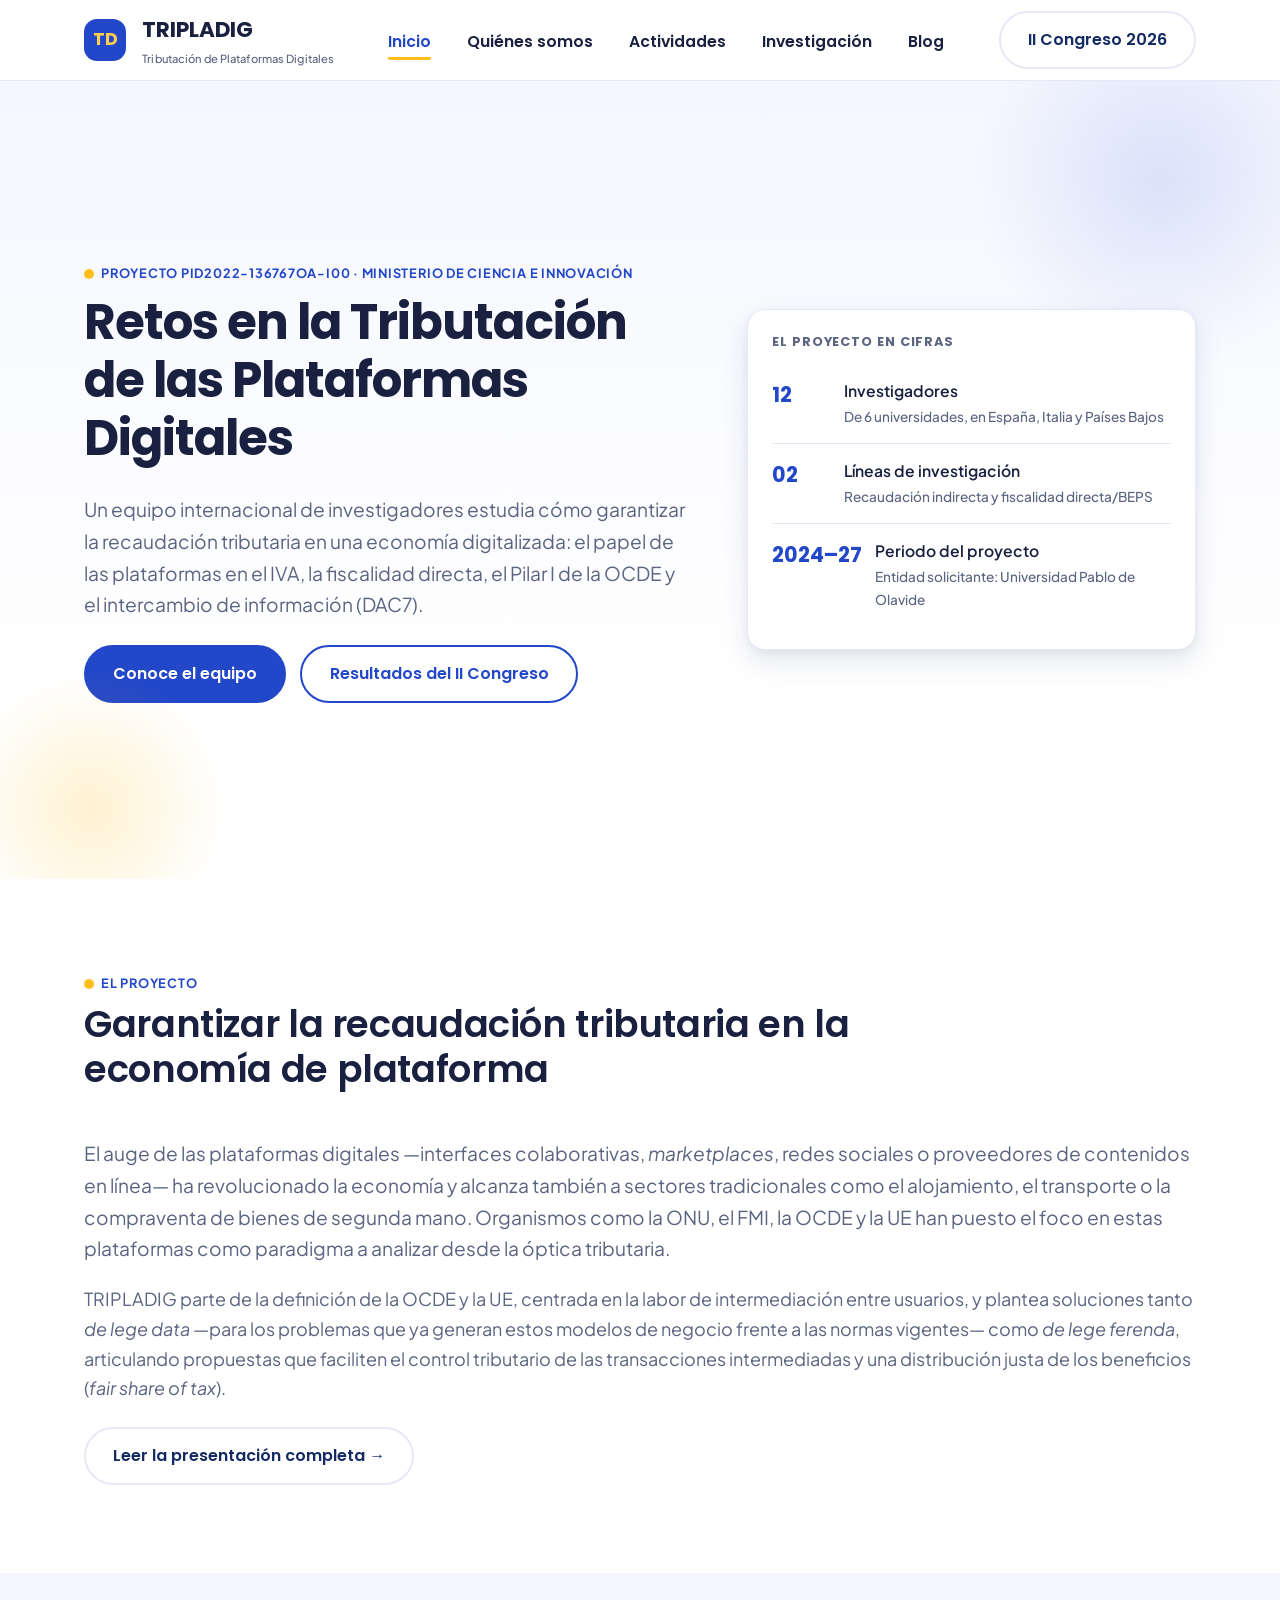
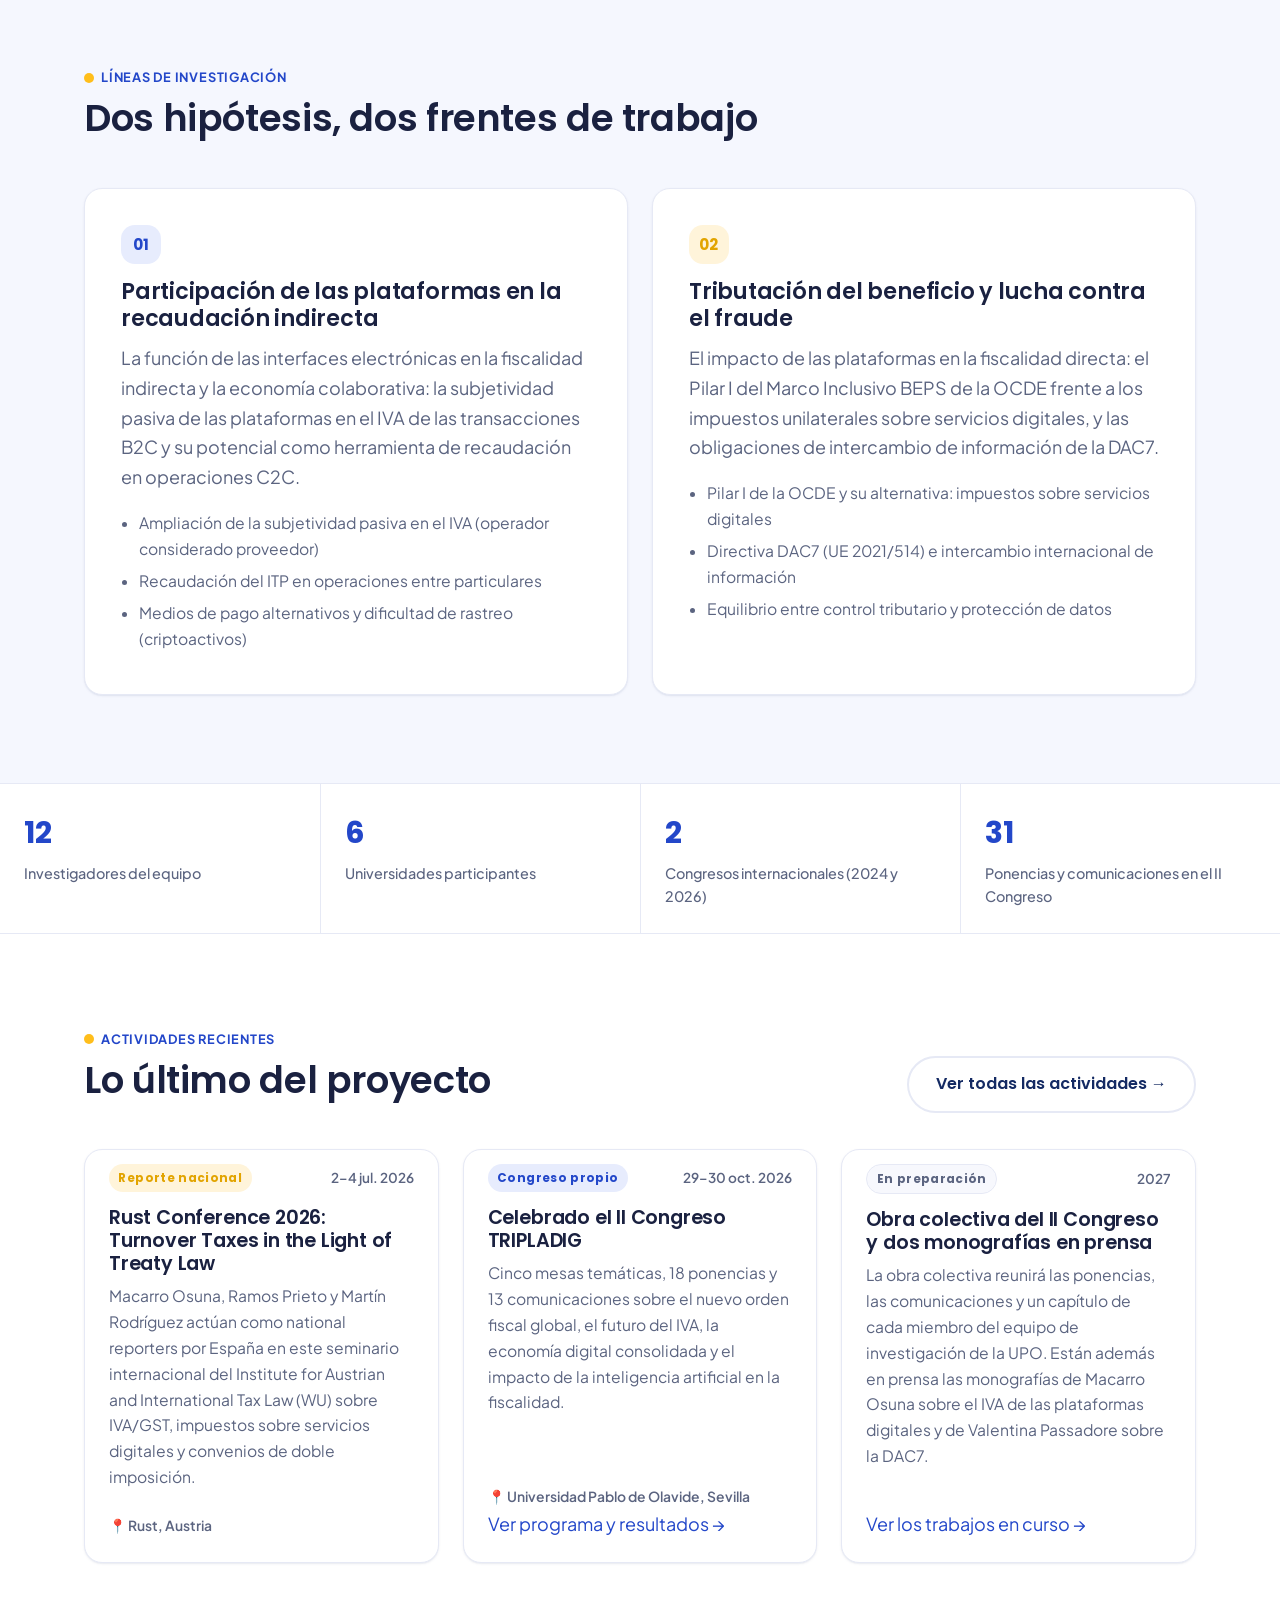
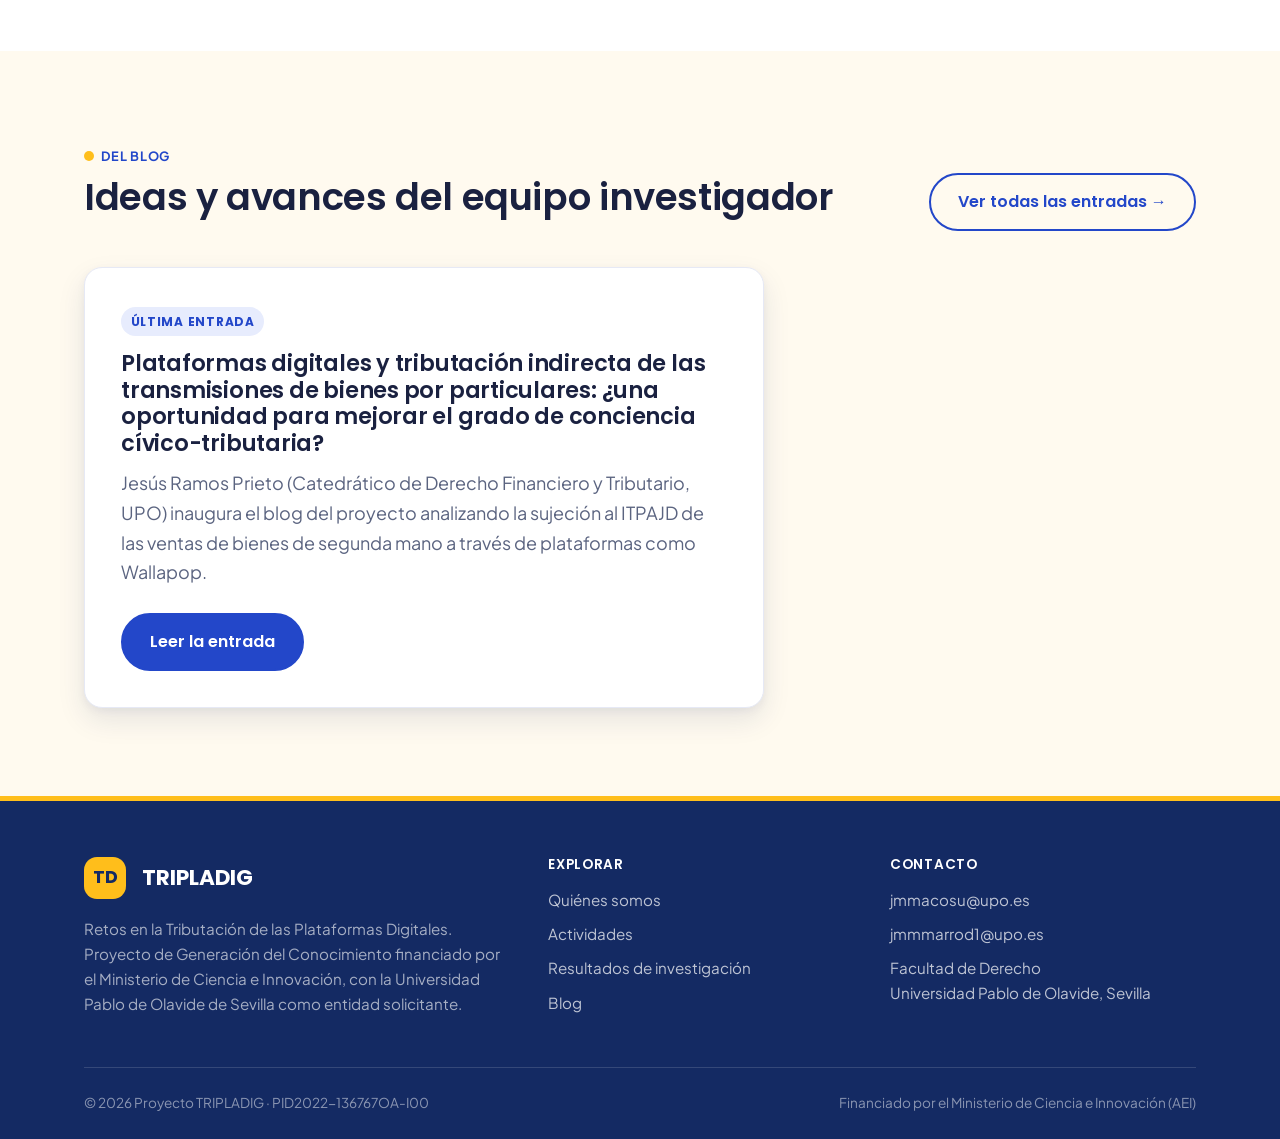
<file: index.html>
<!doctype html>
<html lang="es">
<head>
<meta charset="UTF-8">
<meta name="viewport" content="width=device-width, initial-scale=1">
<title>TRIPLADIG · Retos en la Tributación de las Plataformas Digitales</title>
<meta name="description" content="Proyecto de investigación TRIPLADIG (PID2022-136767OA-I00): retos en la tributación de las plataformas digitales. Universidad Pablo de Olavide de Sevilla.">
<link rel="preconnect" href="https://fonts.googleapis.com">
<link rel="preconnect" href="https://fonts.gstatic.com" crossorigin>
<link href="https://fonts.googleapis.com/css2?family=Poppins:wght@500;600;700&family=Plus+Jakarta+Sans:wght@400;500;600;700&display=swap" rel="stylesheet">
<link rel="stylesheet" href="assets/css/style.css">
</head>
<body>

<a class="skip-link" href="#main">Saltar al contenido</a>

<header class="site-header">
  <div class="container">
    <a href="index.html" class="brand">
      <span class="brand-mark">TD</span>
      <span>
        TRIPLADIG
        <small>Tributación de Plataformas Digitales</small>
      </span>
    </a>

    <nav>
      <ul class="nav-links" id="navLinks">
        <li><a href="index.html" class="active">Inicio</a></li>
        <li><a href="quienes-somos.html">Quiénes somos</a></li>
        <li><a href="actividades.html">Actividades</a></li>
        <li><a href="investigacion.html">Investigación</a></li>
        <li><a href="blog/index.html">Blog</a></li>
      </ul>
    </nav>

    <div class="nav-cta">
      <a href="actividades.html#congreso2026" class="btn btn-ghost btn-ghost-header">II Congreso 2026</a>
      <button class="nav-toggle" id="navToggle" aria-label="Abrir menú" aria-expanded="false">☰</button>
    </div>
  </div>
</header>

<main id="main">

  <!-- ================= HERO ================= -->
  <section class="hero">
    <div class="container">
      <div class="hero-copy">
        <div class="eyebrow">Proyecto PID2022-136767OA-I00 · Ministerio de Ciencia e Innovación</div>
        <h1>Retos en la Tributación de las Plataformas Digitales</h1>
        <p class="lede">
          Un equipo internacional de investigadores estudia cómo garantizar la recaudación
          tributaria en una economía digitalizada: el papel de las plataformas en el IVA,
          la fiscalidad directa, el Pilar I de la OCDE y el intercambio de información (DAC7).
        </p>
        <div class="hero-actions">
          <a href="quienes-somos.html" class="btn btn-primary">Conoce el equipo</a>
          <a href="actividades.html#congreso2026" class="btn btn-outline">Resultados del II Congreso</a>
        </div>
      </div>

      <div class="hero-card">
        <h4>El proyecto en cifras</h4>
        <div class="hero-fact">
          <span class="num">12</span>
          <span class="lbl">Investigadores<small>De 6 universidades, en España, Italia y Países Bajos</small></span>
        </div>
        <div class="hero-fact">
          <span class="num">02</span>
          <span class="lbl">Líneas de investigación<small>Recaudación indirecta y fiscalidad directa/BEPS</small></span>
        </div>
        <div class="hero-fact">
          <span class="num">2024–27</span>
          <span class="lbl">Periodo del proyecto<small>Entidad solicitante: Universidad Pablo de Olavide</small></span>
        </div>
      </div>
    </div>
  </section>

  <!-- ================= EL PROYECTO ================= -->
  <section>
    <div class="container">
      <div class="section-head">
        <div class="head-text">
          <div class="eyebrow">El proyecto</div>
          <h2>Garantizar la recaudación tributaria en la economía de plataforma</h2>
        </div>
      </div>

      <p class="lede">
        El auge de las plataformas digitales —interfaces colaborativas, <em>marketplaces</em>,
        redes sociales o proveedores de contenidos en línea— ha revolucionado la economía y
        alcanza también a sectores tradicionales como el alojamiento, el transporte o la
        compraventa de bienes de segunda mano. Organismos como la ONU, el FMI, la OCDE y la UE
        han puesto el foco en estas plataformas como paradigma a analizar desde la óptica
        tributaria.
      </p>
      <p>
        TRIPLADIG parte de la definición de la OCDE y la UE, centrada en la labor de
        intermediación entre usuarios, y plantea soluciones tanto <em>de lege data</em> —para
        los problemas que ya generan estos modelos de negocio frente a las normas vigentes— como
        <em>de lege ferenda</em>, articulando propuestas que faciliten el control tributario de
        las transacciones intermediadas y una distribución justa de los beneficios
        (<em>fair share of tax</em>).
      </p>

      <div class="hero-actions" style="margin-top: var(--space-3)">
        <a href="quienes-somos.html" class="btn btn-ghost">Leer la presentación completa →</a>
      </div>
    </div>
  </section>

  <!-- ================= LÍNEAS DE INVESTIGACIÓN ================= -->
  <section class="section-alt">
    <div class="container">
      <div class="section-head">
        <div class="head-text">
          <div class="eyebrow">Líneas de investigación</div>
          <h2>Dos hipótesis, dos frentes de trabajo</h2>
        </div>
      </div>

      <div class="lines-grid">
        <div class="line-card">
          <div class="line-index">01</div>
          <h3>Participación de las plataformas en la recaudación indirecta</h3>
          <p>
            La función de las interfaces electrónicas en la fiscalidad indirecta y la economía
            colaborativa: la subjetividad pasiva de las plataformas en el IVA de las
            transacciones B2C y su potencial como herramienta de recaudación en operaciones C2C.
          </p>
          <ul>
            <li>Ampliación de la subjetividad pasiva en el IVA (operador considerado proveedor)</li>
            <li>Recaudación del ITP en operaciones entre particulares</li>
            <li>Medios de pago alternativos y dificultad de rastreo (criptoactivos)</li>
          </ul>
        </div>

        <div class="line-card">
          <div class="line-index">02</div>
          <h3>Tributación del beneficio y lucha contra el fraude</h3>
          <p>
            El impacto de las plataformas en la fiscalidad directa: el Pilar I del Marco
            Inclusivo BEPS de la OCDE frente a los impuestos unilaterales sobre servicios
            digitales, y las obligaciones de intercambio de información de la DAC7.
          </p>
          <ul>
            <li>Pilar I de la OCDE y su alternativa: impuestos sobre servicios digitales</li>
            <li>Directiva DAC7 (UE 2021/514) e intercambio internacional de información</li>
            <li>Equilibrio entre control tributario y protección de datos</li>
          </ul>
        </div>
      </div>
    </div>
  </section>

  <!-- ================= FRANJA DE DATOS ================= -->
  <div class="meta-strip">
    <div class="container" style="display:contents">
      <div class="meta-item">
        <div class="meta-num">12</div>
        <div class="meta-lbl">Investigadores del equipo</div>
      </div>
      <div class="meta-item">
        <div class="meta-num">6</div>
        <div class="meta-lbl">Universidades participantes</div>
      </div>
      <div class="meta-item">
        <div class="meta-num">2</div>
        <div class="meta-lbl">Congresos internacionales (2024 y 2026)</div>
      </div>
      <div class="meta-item">
        <div class="meta-num">31</div>
        <div class="meta-lbl">Ponencias y comunicaciones en el II Congreso</div>
      </div>
    </div>
  </div>

  <!-- ================= ACTIVIDADES DESTACADAS ================= -->
  <section>
    <div class="container">
      <div class="section-head">
        <div class="head-text">
          <div class="eyebrow">Actividades recientes</div>
          <h2>Lo último del proyecto</h2>
        </div>
        <a href="actividades.html" class="btn btn-ghost">Ver todas las actividades →</a>
      </div>

      <div class="cards-grid">

        <article class="activity-card">
          <div class="tag-row">
            <span class="tag tag-ponencia">Reporte nacional</span>
            <span class="card-date">2–4 jul. 2026</span>
          </div>
          <div class="card-body">
            <h3>Rust Conference 2026: Turnover Taxes in the Light of Treaty Law</h3>
            <p>
              Macarro Osuna, Ramos Prieto y Martín Rodríguez actúan como national reporters por
              España en este seminario internacional del Institute for Austrian and International
              Tax Law (WU) sobre IVA/GST, impuestos sobre servicios digitales y convenios de doble
              imposición.
            </p>
            <div class="card-place">📍 Rust, Austria</div>
          </div>
        </article>

        <article class="activity-card" id="congreso2026">
          <div class="tag-row">
            <span class="tag tag-congreso">Congreso propio</span>
            <span class="card-date">29–30 oct. 2026</span>
          </div>
          <div class="card-body">
            <h3>Celebrado el II Congreso TRIPLADIG</h3>
            <p>
              Cinco mesas temáticas, 18 ponencias y 13 comunicaciones sobre el nuevo orden fiscal
              global, el futuro del IVA, la economía digital consolidada y el impacto de la
              inteligencia artificial en la fiscalidad.
            </p>
            <div class="card-place">📍 Universidad Pablo de Olavide, Sevilla</div>
            <a href="actividades.html#congreso2026" class="card-link">Ver programa y resultados →</a>
          </div>
        </article>

        <article class="activity-card">
          <div class="tag-row">
            <span class="tag tag-publicacion">En preparación</span>
            <span class="card-date">2027</span>
          </div>
          <div class="card-body">
            <h3>Obra colectiva del II Congreso y dos monografías en prensa</h3>
            <p>
              La obra colectiva reunirá las ponencias, las comunicaciones y un capítulo de cada
              miembro del equipo de investigación de la UPO. Están además en prensa las monografías
              de Macarro Osuna sobre el IVA de las plataformas digitales y de Valentina Passadore
              sobre la DAC7.
            </p>
            <a href="investigacion.html#en-curso" class="card-link">Ver los trabajos en curso →</a>
          </div>
        </article>

      </div>
    </div>
  </section>

  <!-- ================= BLOG DESTACADO ================= -->
  <section class="section-tint-yellow">
    <div class="container">
      <div class="section-head">
        <div class="head-text">
          <div class="eyebrow">Del blog</div>
          <h2>Ideas y avances del equipo investigador</h2>
        </div>
        <a href="blog/index.html" class="btn btn-outline">Ver todas las entradas →</a>
      </div>

      <div class="spotlight-card">
        <span class="spot-label">Última entrada</span>
        <h3>
          Plataformas digitales y tributación indirecta de las transmisiones de bienes por
          particulares: ¿una oportunidad para mejorar el grado de conciencia cívico-tributaria?
        </h3>
        <p>
          Jesús Ramos Prieto (Catedrático de Derecho Financiero y Tributario, UPO) inaugura el
          blog del proyecto analizando la sujeción al ITPAJD de las ventas de bienes de segunda
          mano a través de plataformas como Wallapop.
        </p>
        <a href="blog/index.html" class="btn btn-primary" style="margin-top:.5em">Leer la entrada</a>
      </div>
    </div>
  </section>

</main>

<footer class="site-footer">
  <div class="container">
    <div class="footer-grid">
      <div class="footer-brand">
        <div class="brand" style="color:#fff; margin-bottom:.8em">
          <span class="brand-mark">TD</span>
          <span>TRIPLADIG</span>
        </div>
        <p>
          Retos en la Tributación de las Plataformas Digitales. Proyecto de Generación del
          Conocimiento financiado por el Ministerio de Ciencia e Innovación, con la Universidad
          Pablo de Olavide de Sevilla como entidad solicitante.
        </p>
      </div>

      <div>
        <h4>Explorar</h4>
        <ul>
          <li><a href="quienes-somos.html">Quiénes somos</a></li>
          <li><a href="actividades.html">Actividades</a></li>
          <li><a href="investigacion.html">Resultados de investigación</a></li>
          <li><a href="blog/index.html">Blog</a></li>
        </ul>
      </div>

      <div>
        <h4>Contacto</h4>
        <ul>
          <li><a href="mailto:jmmacosu@upo.es">jmmacosu@upo.es</a></li>
          <li><a href="mailto:jmmmarrod1@upo.es">jmmmarrod1@upo.es</a></li>
          <li>Facultad de Derecho<br>Universidad Pablo de Olavide, Sevilla</li>
        </ul>
      </div>
    </div>

    <div class="footer-bottom">
      <span>© 2026 Proyecto TRIPLADIG · PID2022-136767OA-I00</span>
      <span class="funding-note">Financiado por el Ministerio de Ciencia e Innovación (AEI)</span>
    </div>
  </div>
</footer>

<script>
  const navToggle = document.getElementById('navToggle');
  const navLinks = document.getElementById('navLinks');
  if(navToggle){
    navToggle.addEventListener('click', () => {
      const open = navLinks.classList.toggle('open');
      navToggle.setAttribute('aria-expanded', open ? 'true' : 'false');
    });
  }
</script>

</body>
</html>
</file>
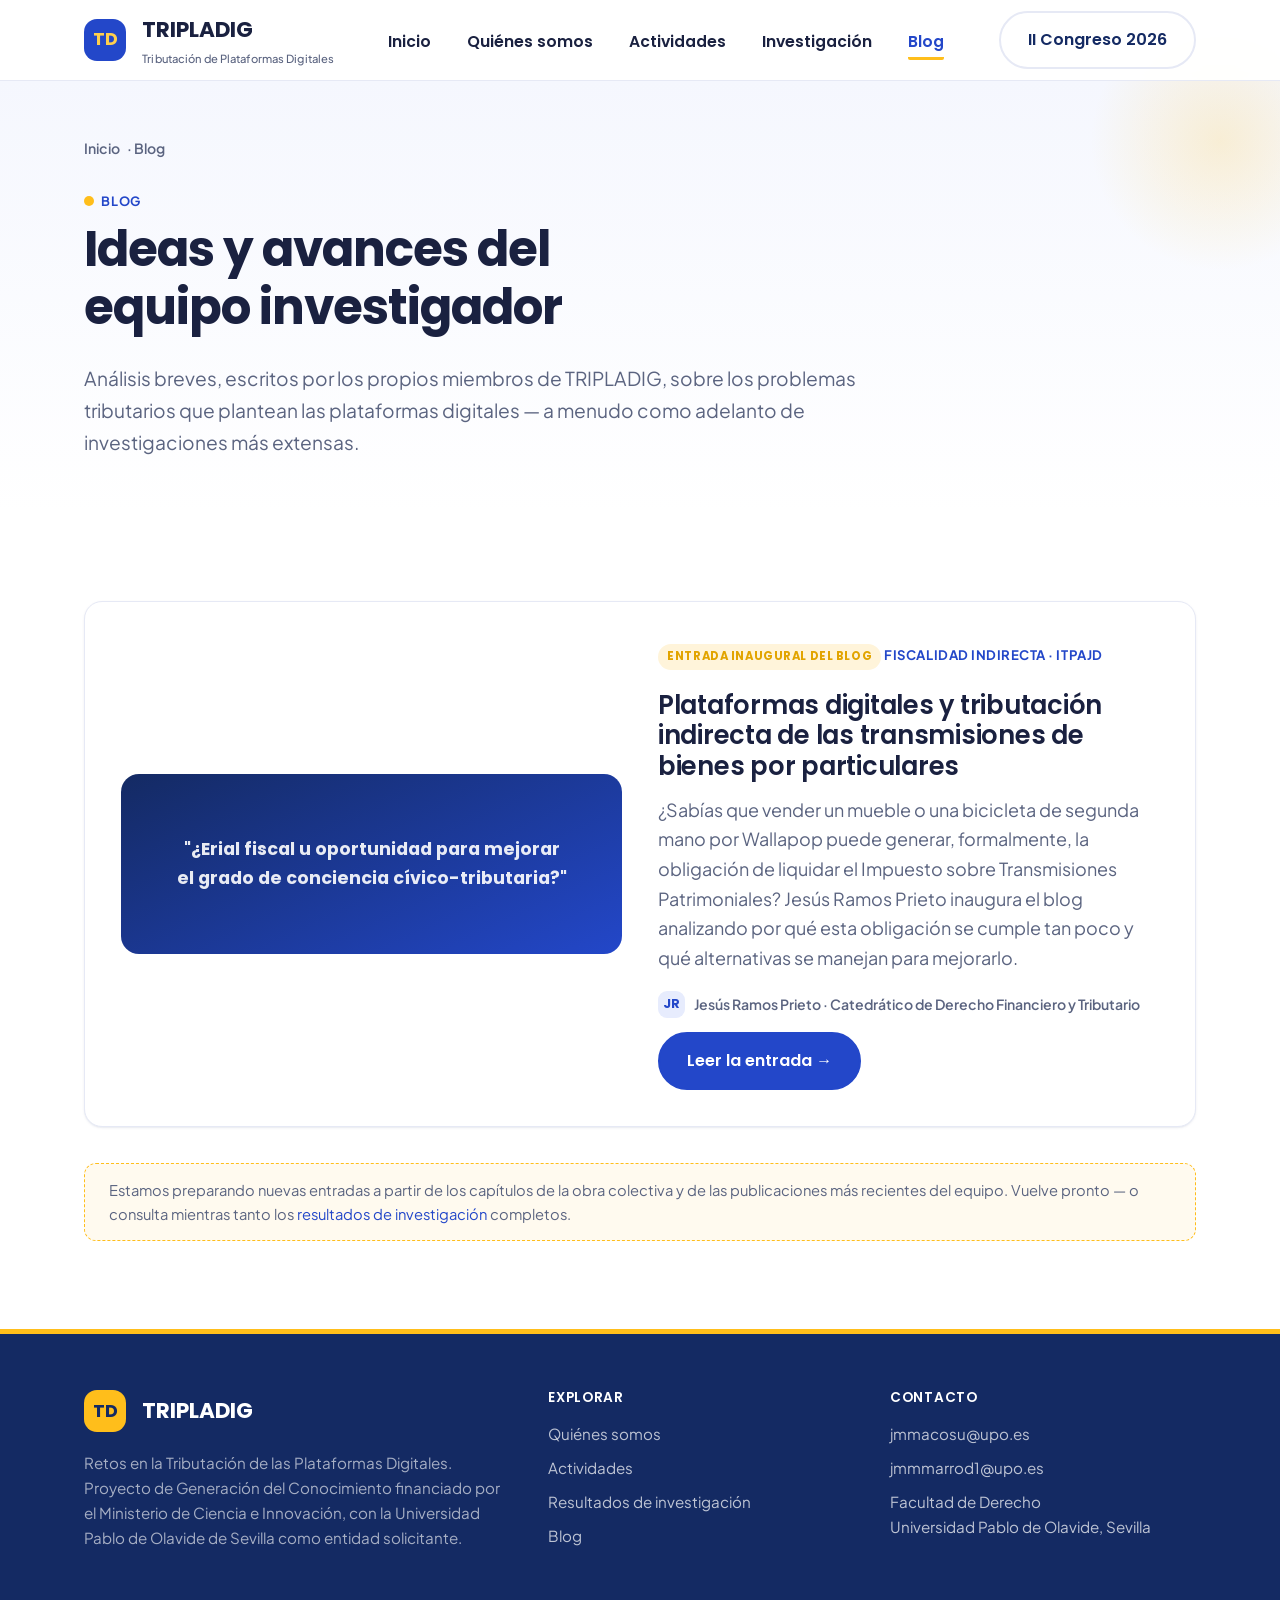
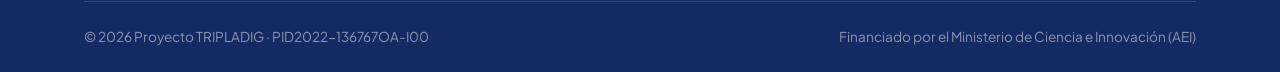
<file: blog/index.html>
<!doctype html>
<html lang="es">
<head>
<meta charset="UTF-8">
<meta name="viewport" content="width=device-width, initial-scale=1">
<title>Blog · TRIPLADIG</title>
<meta name="description" content="Blog del proyecto TRIPLADIG: análisis y avances del equipo investigador sobre la tributación de las plataformas digitales.">
<link rel="preconnect" href="https://fonts.googleapis.com">
<link rel="preconnect" href="https://fonts.gstatic.com" crossorigin>
<link href="https://fonts.googleapis.com/css2?family=Poppins:wght@500;600;700&family=Plus+Jakarta+Sans:wght@400;500;600;700&display=swap" rel="stylesheet">
<link rel="stylesheet" href="../assets/css/style.css">
</head>
<body>

<a class="skip-link" href="#main">Saltar al contenido</a>

<header class="site-header">
  <div class="container">
    <a href="../index.html" class="brand">
      <span class="brand-mark">TD</span>
      <span>
        TRIPLADIG
        <small>Tributación de Plataformas Digitales</small>
      </span>
    </a>

    <nav>
      <ul class="nav-links" id="navLinks">
        <li><a href="../index.html">Inicio</a></li>
        <li><a href="../quienes-somos.html">Quiénes somos</a></li>
        <li><a href="../actividades.html">Actividades</a></li>
        <li><a href="../investigacion.html">Investigación</a></li>
        <li><a href="index.html" class="active">Blog</a></li>
      </ul>
    </nav>

    <div class="nav-cta">
      <a href="../actividades.html#congreso2026" class="btn btn-ghost btn-ghost-header">II Congreso 2026</a>
      <button class="nav-toggle" id="navToggle" aria-label="Abrir menú" aria-expanded="false">☰</button>
    </div>
  </div>
</header>

<main id="main">

  <!-- ================= INTRO ================= -->
  <section class="page-intro">
    <div class="container">
      <div class="breadcrumb"><a href="../index.html">Inicio</a> · Blog</div>
      <div class="eyebrow">Blog</div>
      <h1>Ideas y avances del equipo investigador</h1>
      <p class="lede">
        Análisis breves, escritos por los propios miembros de TRIPLADIG, sobre los problemas
        tributarios que plantean las plataformas digitales — a menudo como adelanto de
        investigaciones más extensas.
      </p>
    </div>
  </section>

  <!-- ================= LISTADO ================= -->
  <section>
    <div class="container">
      <div class="blog-grid">

        <article class="blog-card is-featured">
          <div class="featured-visual">"¿Erial fiscal u oportunidad para mejorar<br>el grado de conciencia cívico-tributaria?"</div>
          <div>
            <span class="featured-tag">Entrada inaugural del blog</span>
            <span class="post-date">Fiscalidad indirecta · ITPAJD</span>
            <h3>Plataformas digitales y tributación indirecta de las transmisiones de bienes por particulares</h3>
            <p>
              ¿Sabías que vender un mueble o una bicicleta de segunda mano por Wallapop puede
              generar, formalmente, la obligación de liquidar el Impuesto sobre Transmisiones
              Patrimoniales? Jesús Ramos Prieto inaugura el blog analizando por qué esta obligación
              se cumple tan poco y qué alternativas se manejan para mejorarlo.
            </p>
            <div class="post-author">
              <div class="avatar avatar-blue" style="width:2.2em;height:2.2em;font-size:.78rem">JR</div>
              <span>Jesús Ramos Prieto · Catedrático de Derecho Financiero y Tributario</span>
            </div>
            <div class="hero-actions" style="margin-top: var(--space-2)">
              <a href="plataformas-itpajd-transmisiones-particulares.html" class="btn btn-primary">Leer la entrada →</a>
            </div>
          </div>
        </article>

      </div>

      <div class="note-card" style="margin-top: var(--space-4)">
        Estamos preparando nuevas entradas a partir de los capítulos de la obra colectiva y de las
        publicaciones más recientes del equipo. Vuelve pronto — o consulta mientras tanto los
        <a href="../investigacion.html">resultados de investigación</a> completos.
      </div>
    </div>
  </section>

</main>

<footer class="site-footer">
  <div class="container">
    <div class="footer-grid">
      <div class="footer-brand">
        <div class="brand" style="margin-bottom:.8em">
          <span class="brand-mark">TD</span>
          <span>TRIPLADIG</span>
        </div>
        <p>
          Retos en la Tributación de las Plataformas Digitales. Proyecto de Generación del
          Conocimiento financiado por el Ministerio de Ciencia e Innovación, con la Universidad
          Pablo de Olavide de Sevilla como entidad solicitante.
        </p>
      </div>

      <div>
        <h4>Explorar</h4>
        <ul>
          <li><a href="../quienes-somos.html">Quiénes somos</a></li>
          <li><a href="../actividades.html">Actividades</a></li>
          <li><a href="../investigacion.html">Resultados de investigación</a></li>
          <li><a href="index.html">Blog</a></li>
        </ul>
      </div>

      <div>
        <h4>Contacto</h4>
        <ul>
          <li><a href="mailto:jmmacosu@upo.es">jmmacosu@upo.es</a></li>
          <li><a href="mailto:jmmmarrod1@upo.es">jmmmarrod1@upo.es</a></li>
          <li>Facultad de Derecho<br>Universidad Pablo de Olavide, Sevilla</li>
        </ul>
      </div>
    </div>

    <div class="footer-bottom">
      <span>© 2026 Proyecto TRIPLADIG · PID2022-136767OA-I00</span>
      <span class="funding-note">Financiado por el Ministerio de Ciencia e Innovación (AEI)</span>
    </div>
  </div>
</footer>

<script>
  const navToggle = document.getElementById('navToggle');
  const navLinks = document.getElementById('navLinks');
  if(navToggle){
    navToggle.addEventListener('click', () => {
      const open = navLinks.classList.toggle('open');
      navToggle.setAttribute('aria-expanded', open ? 'true' : 'false');
    });
  }
</script>

</body>
</html>
</file>
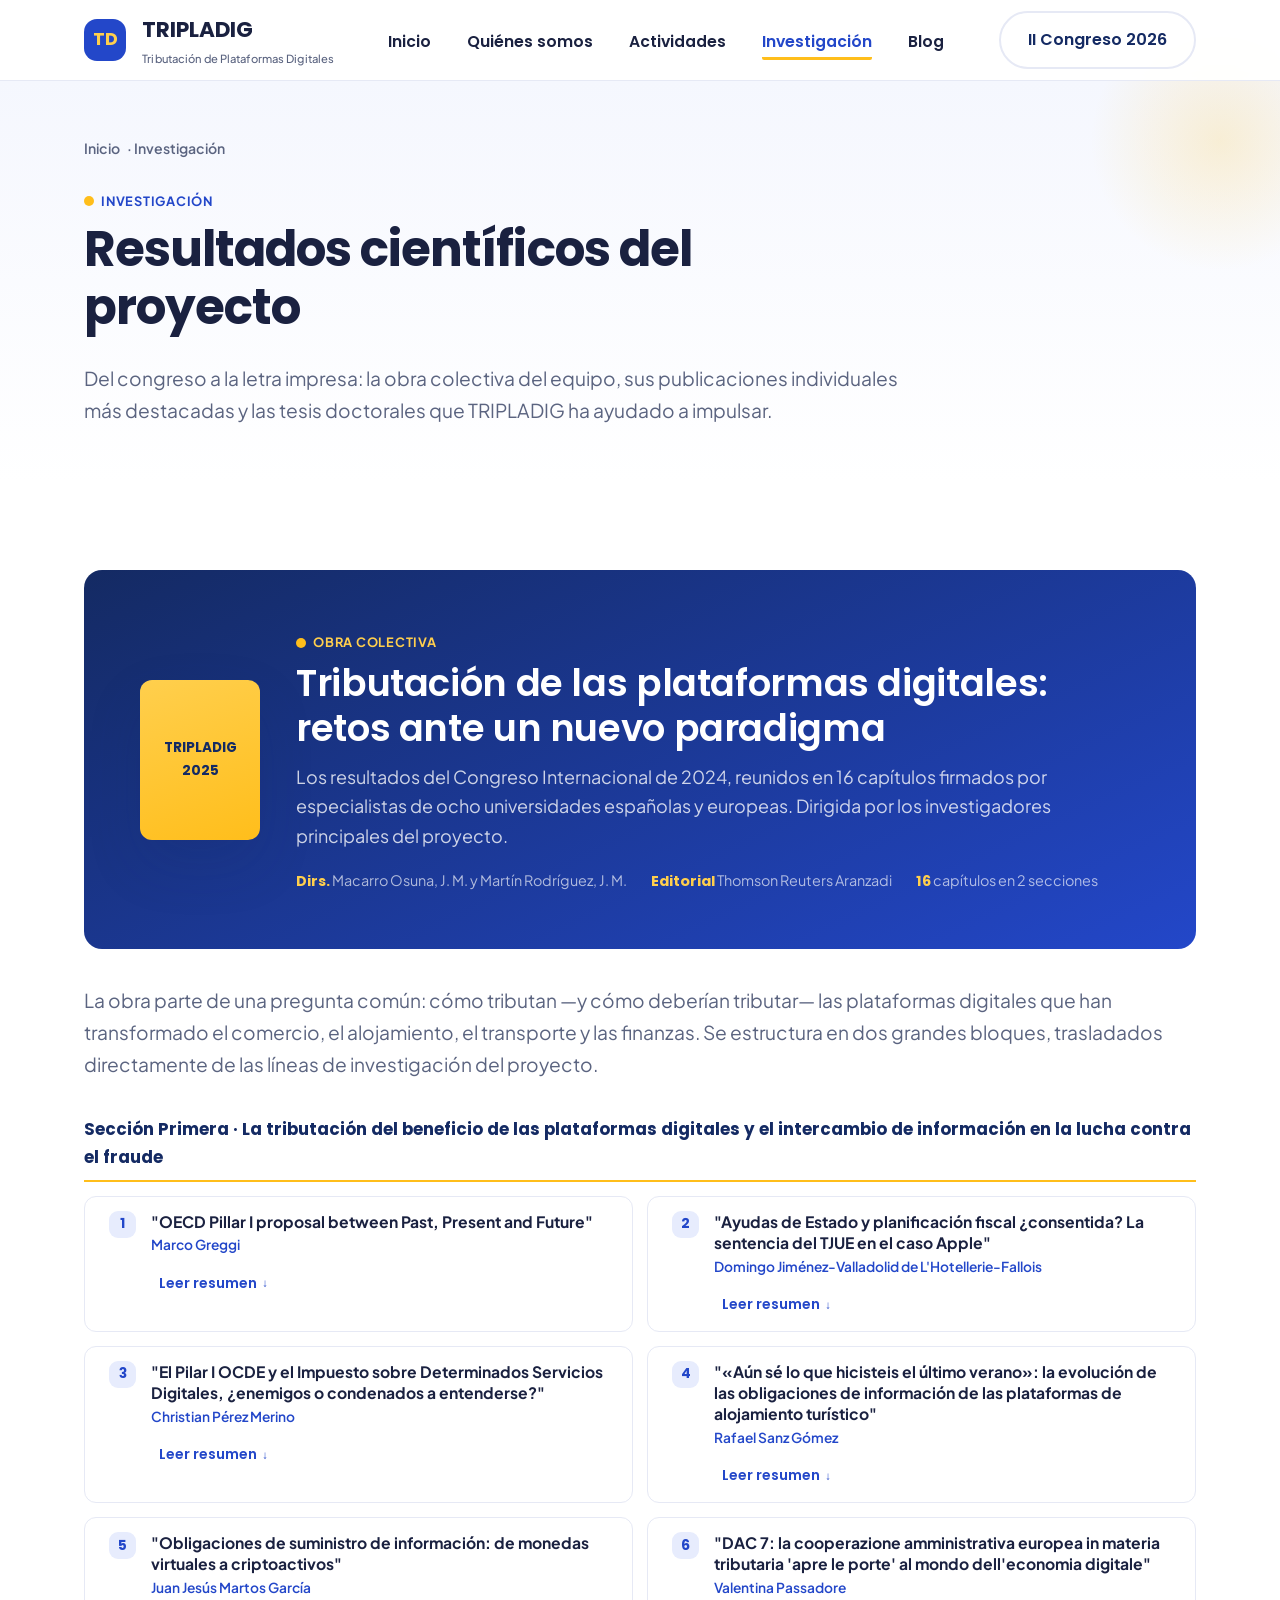
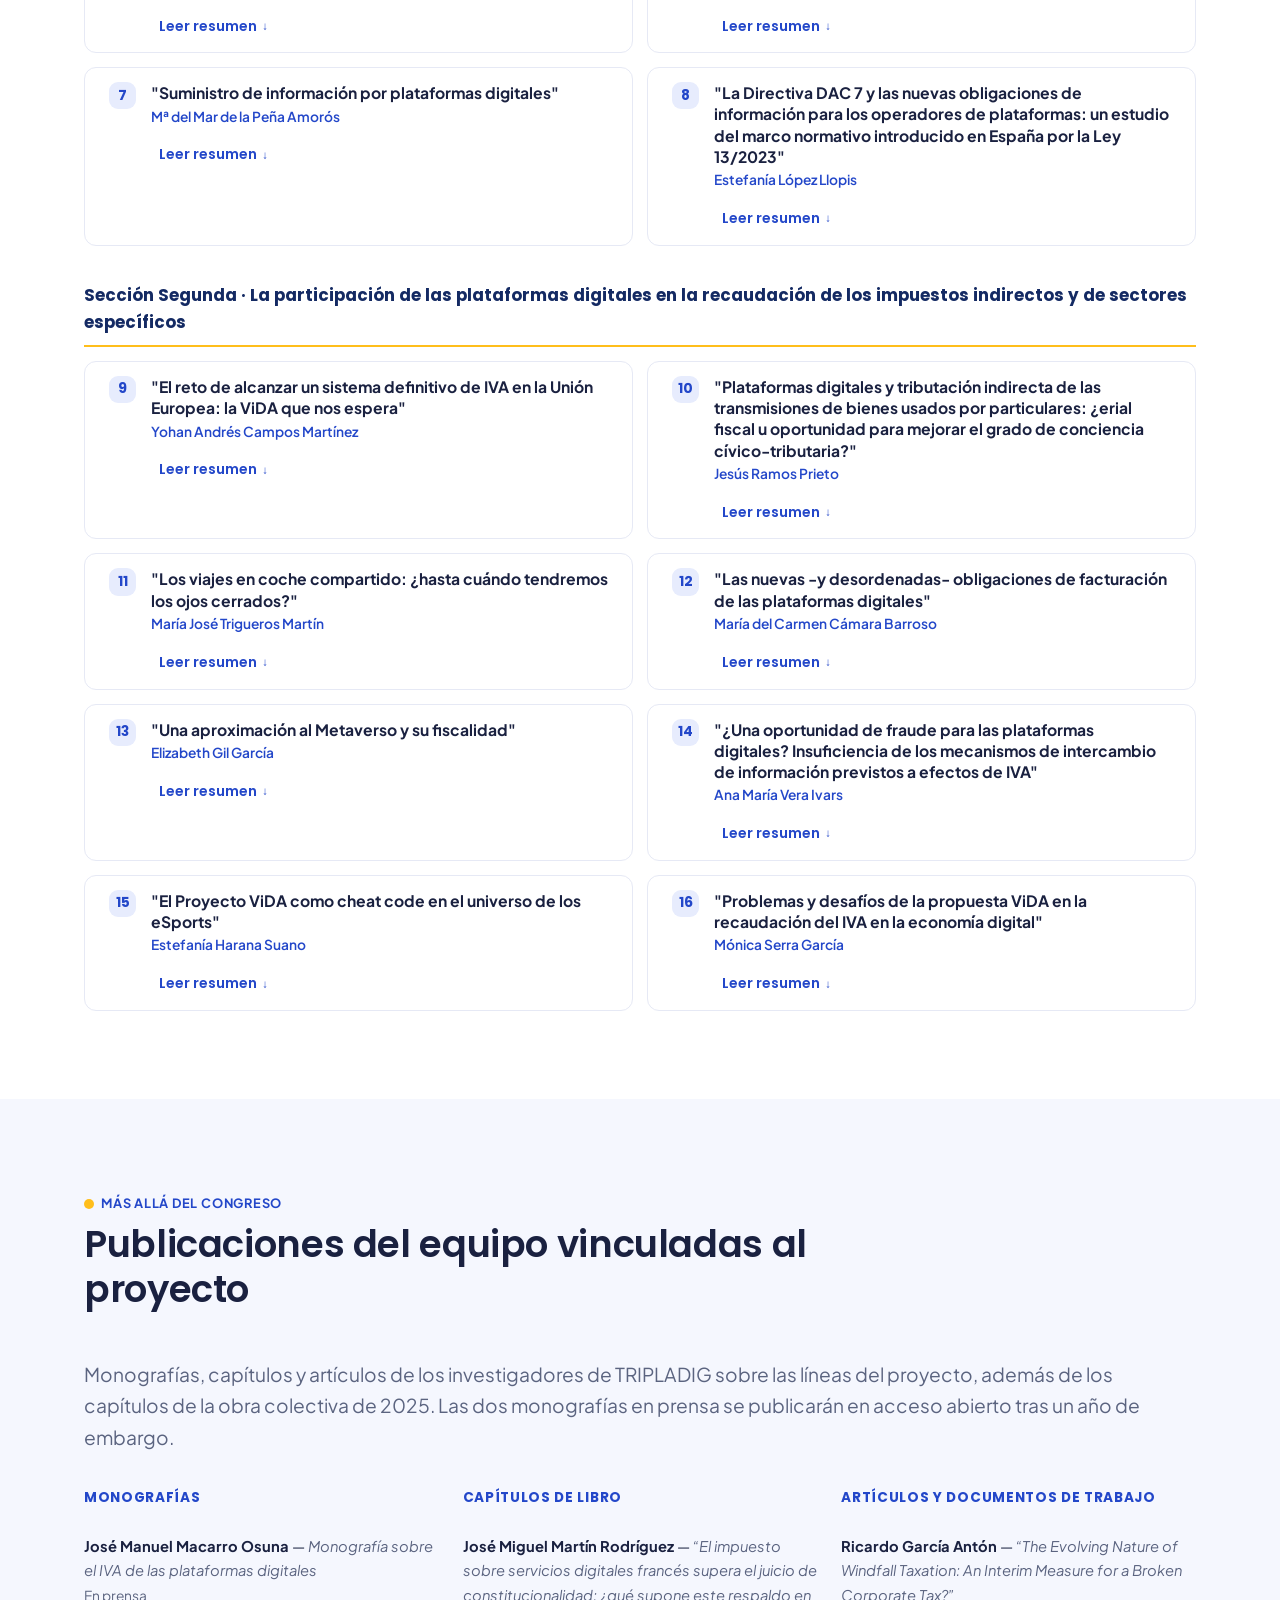
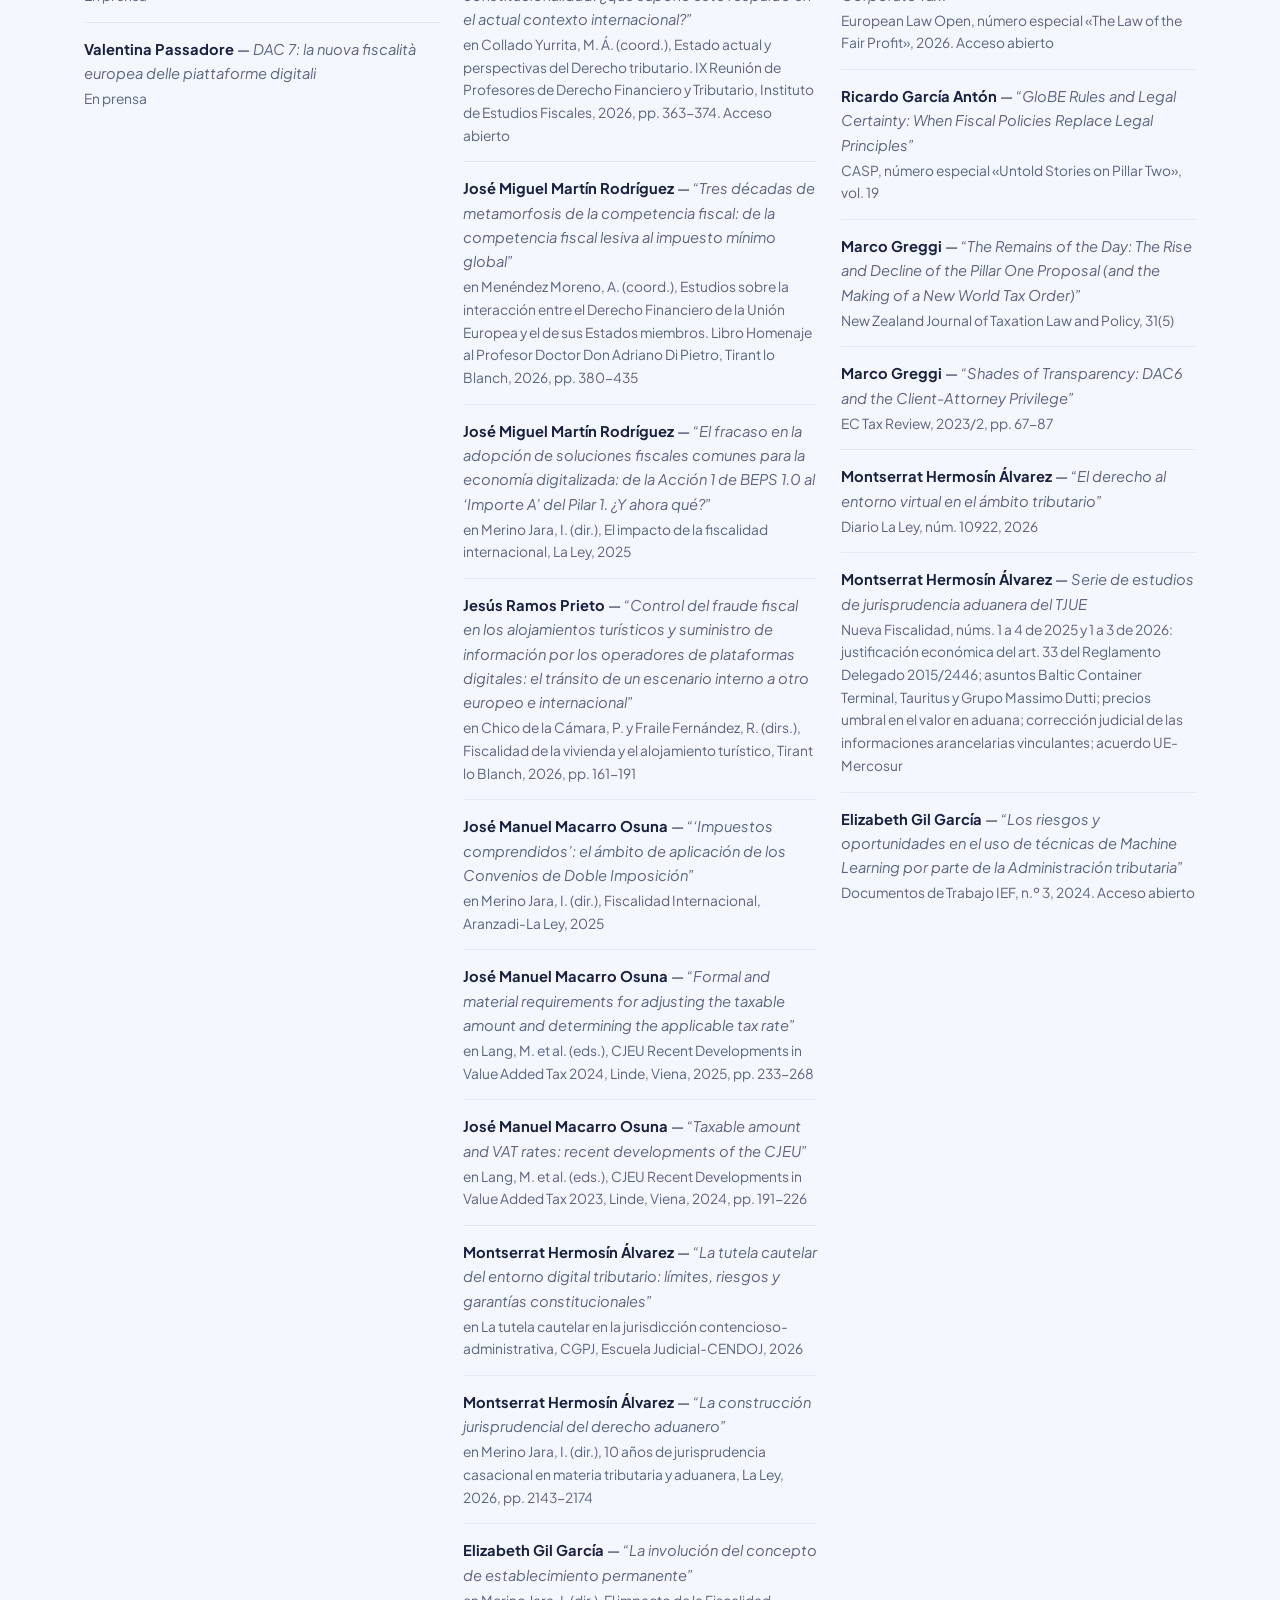
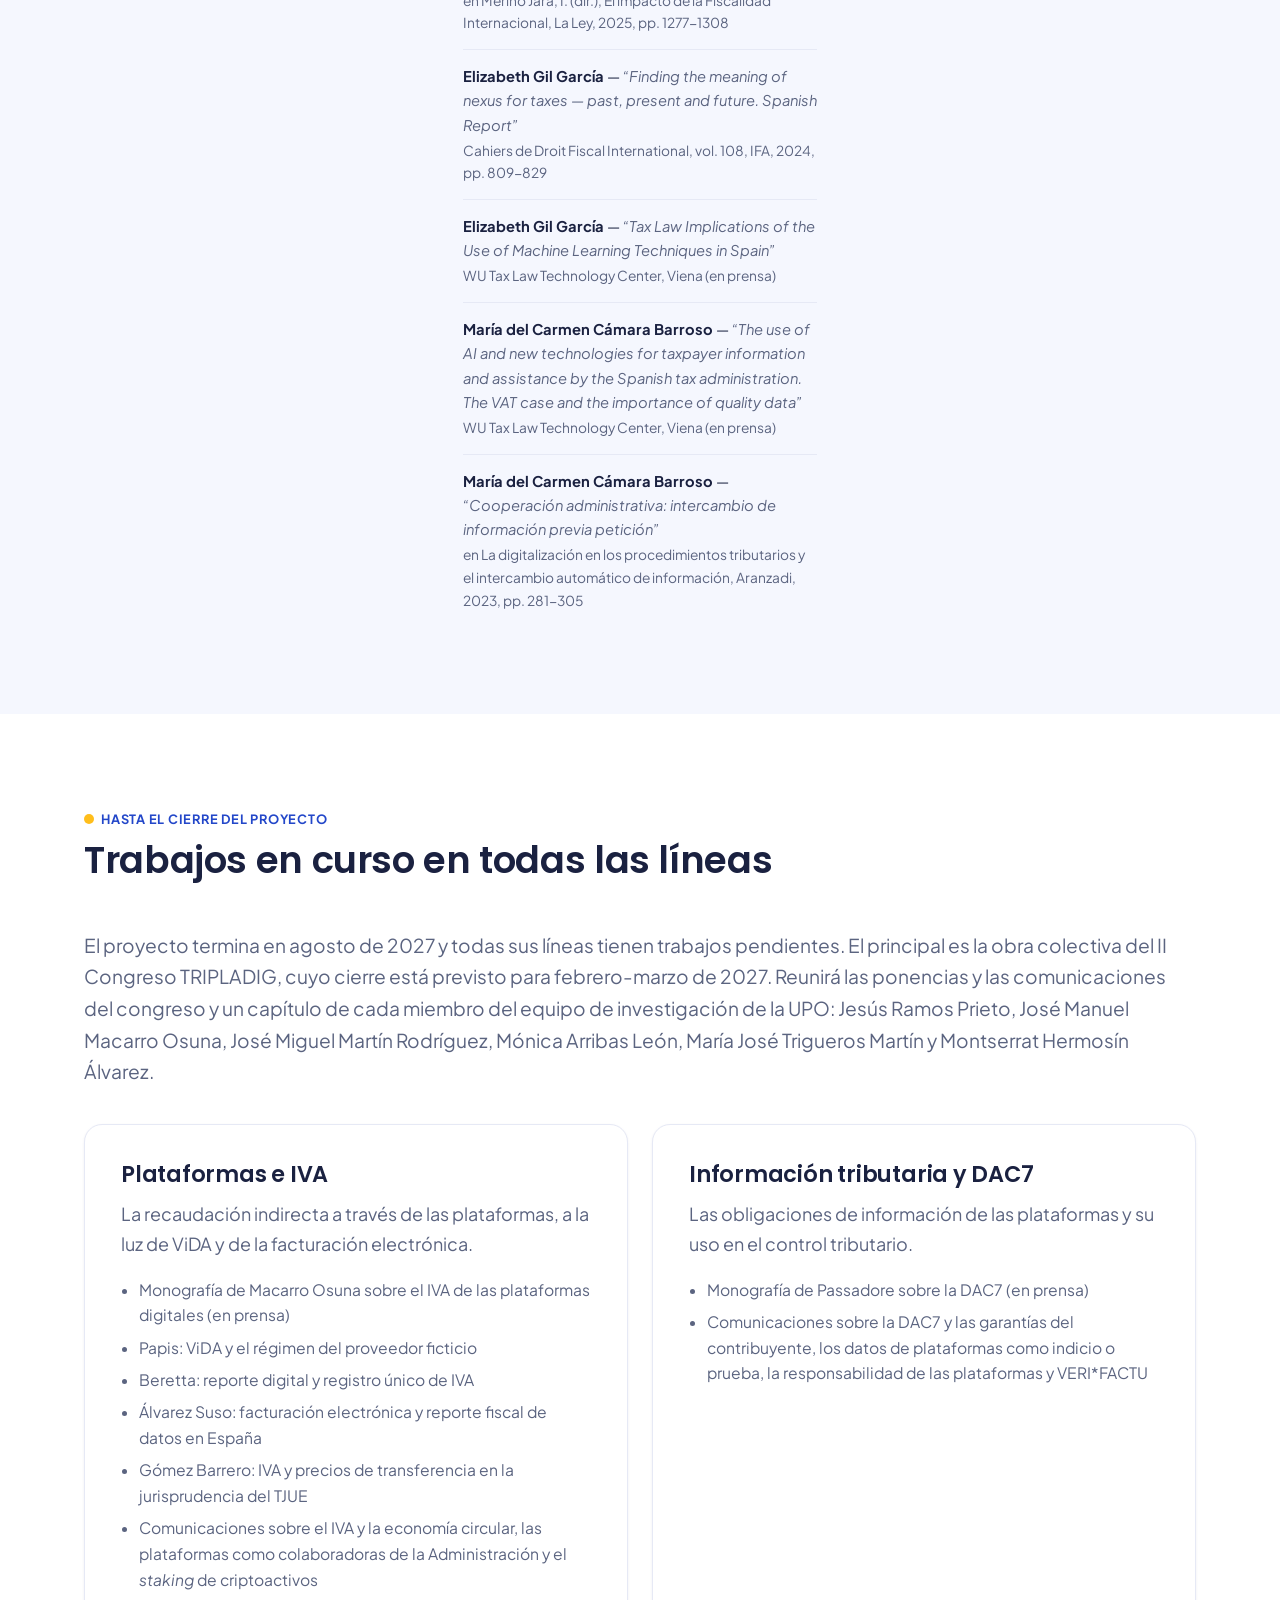
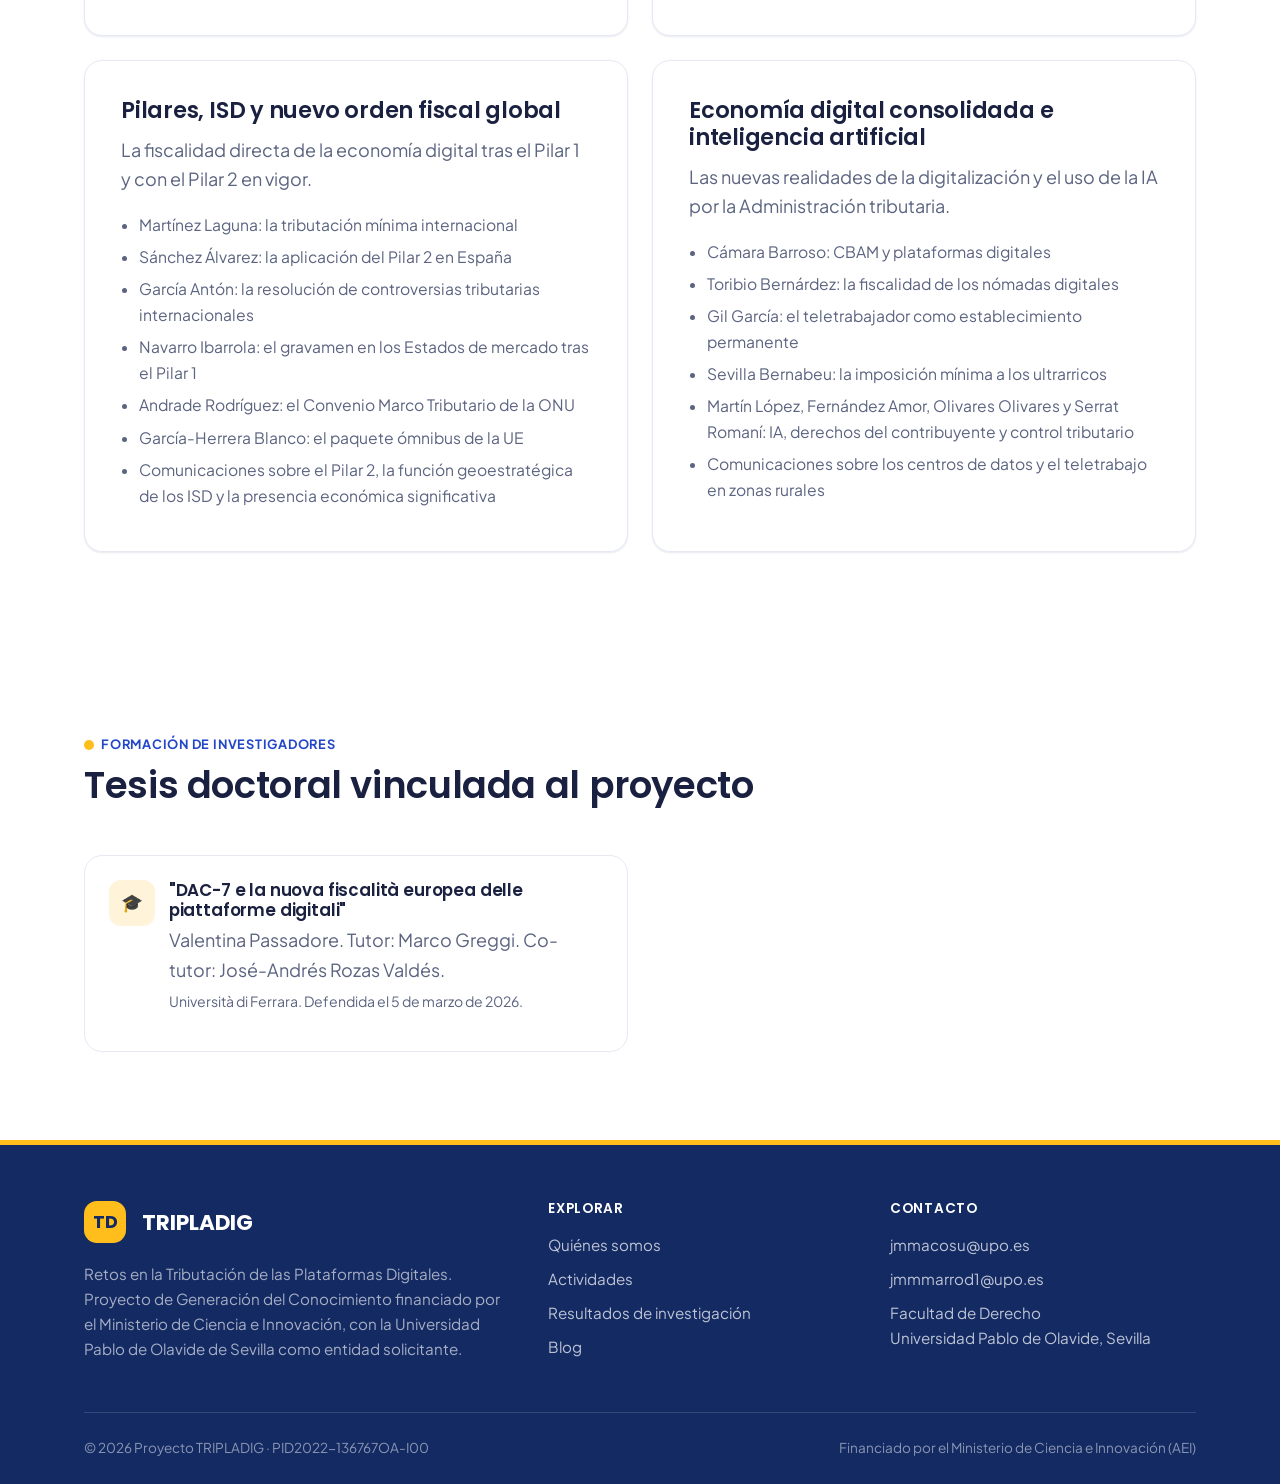
<file: investigacion.html>
<!doctype html>
<html lang="es">
<head>
<meta charset="UTF-8">
<meta name="viewport" content="width=device-width, initial-scale=1">
<title>Investigación · TRIPLADIG</title>
<meta name="description" content="Resultados de investigación de TRIPLADIG: obras colectivas, monografías, capítulos y artículos del equipo, tesis doctorales vinculadas y trabajos en curso hasta el cierre del proyecto.">
<link rel="preconnect" href="https://fonts.googleapis.com">
<link rel="preconnect" href="https://fonts.gstatic.com" crossorigin>
<link href="https://fonts.googleapis.com/css2?family=Poppins:wght@500;600;700&family=Plus+Jakarta+Sans:wght@400;500;600;700&display=swap" rel="stylesheet">
<link rel="stylesheet" href="assets/css/style.css">
</head>
<body>

<a class="skip-link" href="#main">Saltar al contenido</a>

<header class="site-header">
  <div class="container">
    <a href="index.html" class="brand">
      <span class="brand-mark">TD</span>
      <span>
        TRIPLADIG
        <small>Tributación de Plataformas Digitales</small>
      </span>
    </a>

    <nav>
      <ul class="nav-links" id="navLinks">
        <li><a href="index.html">Inicio</a></li>
        <li><a href="quienes-somos.html">Quiénes somos</a></li>
        <li><a href="actividades.html">Actividades</a></li>
        <li><a href="investigacion.html" class="active">Investigación</a></li>
        <li><a href="blog/index.html">Blog</a></li>
      </ul>
    </nav>

    <div class="nav-cta">
      <a href="actividades.html#congreso2026" class="btn btn-ghost btn-ghost-header">II Congreso 2026</a>
      <button class="nav-toggle" id="navToggle" aria-label="Abrir menú" aria-expanded="false">☰</button>
    </div>
  </div>
</header>

<main id="main">

  <!-- ================= INTRO ================= -->
  <section class="page-intro">
    <div class="container">
      <div class="breadcrumb"><a href="index.html">Inicio</a> · Investigación</div>
      <div class="eyebrow">Investigación</div>
      <h1>Resultados científicos del proyecto</h1>
      <p class="lede">
        Del congreso a la letra impresa: la obra colectiva del equipo, sus publicaciones
        individuales más destacadas y las tesis doctorales que TRIPLADIG ha ayudado a impulsar.
      </p>
    </div>
  </section>

  <!-- ================= OBRA COLECTIVA ================= -->
  <section>
    <div class="container">

      <div class="book-feature">
        <div class="book-cover">TRIPLADIG<br>2025</div>
        <div>
          <div class="eyebrow" style="color: var(--color-yellow-400)">Obra colectiva</div>
          <h2>Tributación de las plataformas digitales: retos ante un nuevo paradigma</h2>
          <p>
            Los resultados del Congreso Internacional de 2024, reunidos en 16 capítulos firmados
            por especialistas de ocho universidades españolas y europeas. Dirigida por los
            investigadores principales del proyecto.
          </p>
          <div class="book-meta">
            <span><strong>Dirs.</strong> Macarro Osuna, J. M. y Martín Rodríguez, J. M.</span>
            <span><strong>Editorial</strong> Thomson Reuters Aranzadi</span>
            <span><strong>16</strong> capítulos en 2 secciones</span>
          </div>
        </div>
      </div>

      <p class="lede" style="margin-top: var(--space-4)">
        La obra parte de una pregunta común: cómo tributan —y cómo deberían tributar— las
        plataformas digitales que han transformado el comercio, el alojamiento, el transporte y
        las finanzas. Se estructura en dos grandes bloques, trasladados directamente de las líneas
        de investigación del proyecto.
      </p>

      <!-- Sección 1 -->
      <div class="section-label">Sección Primera · La tributación del beneficio de las plataformas digitales y el intercambio de información en la lucha contra el fraude</div>
      <div class="chapter-grid">

        <article class="chapter-card">
          <div class="chapter-head">
            <div class="chapter-num">1</div>
            <div>
              <div class="chapter-title">"OECD Pillar I proposal between Past, Present and Future"</div>
              <div class="chapter-author">Marco Greggi</div>
            </div>
          </div>
          <details class="bio-toggle">
            <summary>Leer resumen</summary>
            <div class="bio-full">
              <p>
                Analiza la evolución del Pilar I desde sus fundamentos históricos en el Derecho
                tributario internacional hasta sus implicaciones presentes y futuras, explorando
                por qué las normas tradicionales resultan inadecuadas para la economía digital
                ("digital exceptionalism") y ampliando el foco hacia la propuesta de la ONU sobre
                nuevos criterios de asignación de la potestad tributaria.
              </p>
            </div>
          </details>
        </article>

        <article class="chapter-card">
          <div class="chapter-head">
            <div class="chapter-num">2</div>
            <div>
              <div class="chapter-title">"Ayudas de Estado y planificación fiscal ¿consentida? La sentencia del TJUE en el caso Apple"</div>
              <div class="chapter-author">Domingo Jiménez-Valladolid de L'Hotellerie-Fallois</div>
            </div>
          </div>
          <details class="bio-toggle">
            <summary>Leer resumen</summary>
            <div class="bio-full">
              <p>
                Examina el caso Apple ante el TJUE y el Tribunal General de la UE, señalando las
                contradicciones con pronunciamientos previos y las limitaciones del régimen de
                ayudas de Estado para combatir la planificación fiscal agresiva cuando esta es
                consentida por otras jurisdicciones.
              </p>
            </div>
          </details>
        </article>

        <article class="chapter-card">
          <div class="chapter-head">
            <div class="chapter-num">3</div>
            <div>
              <div class="chapter-title">"El Pilar I OCDE y el Impuesto sobre Determinados Servicios Digitales, ¿enemigos o condenados a entenderse?"</div>
              <div class="chapter-author">Christian Pérez Merino</div>
            </div>
          </div>
          <details class="bio-toggle">
            <summary>Leer resumen</summary>
            <div class="bio-full">
              <p>
                Compara la Cantidad A del Pilar I con el Impuesto sobre Determinados Servicios
                Digitales español (IDSD), concluyendo que, pese a operar en el mismo terreno,
                gravan objetos imponibles diferentes y jurídicamente resultan compatibles entre sí.
              </p>
            </div>
          </details>
        </article>

        <article class="chapter-card">
          <div class="chapter-head">
            <div class="chapter-num">4</div>
            <div>
              <div class="chapter-title">"«Aún sé lo que hicisteis el último verano»: la evolución de las obligaciones de información de las plataformas de alojamiento turístico"</div>
              <div class="chapter-author">Rafael Sanz Gómez</div>
            </div>
          </div>
          <details class="bio-toggle">
            <summary>Leer resumen</summary>
            <div class="bio-full">
              <p>
                Estudia cómo el art. 54 ter RGGI transpone la DAC7 y las Normas Tipo de la OCDE
                para las plataformas de alojamiento turístico, comparando la experiencia española
                con los enfoques de Italia y Francia, que han recurrido a retenciones y "programas
                araña" de datos públicos.
              </p>
            </div>
          </details>
        </article>

        <article class="chapter-card">
          <div class="chapter-head">
            <div class="chapter-num">5</div>
            <div>
              <div class="chapter-title">"Obligaciones de suministro de información: de monedas virtuales a criptoactivos"</div>
              <div class="chapter-author">Juan Jesús Martos García</div>
            </div>
          </div>
          <details class="bio-toggle">
            <summary>Leer resumen</summary>
            <div class="bio-full">
              <p>
                Recorre las obligaciones de registro y diligencia debida de la Ley 11/2021 y el
                RD 249/2023 (Modelos 172, 173 y 721) y analiza el proyecto de transposición de la
                DAC8, que ampliará estas obligaciones a los criptoactivos a partir de 2026.
              </p>
            </div>
          </details>
        </article>

        <article class="chapter-card">
          <div class="chapter-head">
            <div class="chapter-num">6</div>
            <div>
              <div class="chapter-title">"DAC 7: la cooperazione amministrativa europea in materia tributaria 'apre le porte' al mondo dell'economia digitale"</div>
              <div class="chapter-author">Valentina Passadore</div>
            </div>
          </div>
          <details class="bio-toggle">
            <summary>Leer resumen</summary>
            <div class="bio-full">
              <p>
                Analiza la Directiva 2021/514/UE (DAC7) y su papel en la expansión de la
                cooperación administrativa hacia la economía digital, mostrando cómo la
                globalización ha vuelto insuficientes los métodos de investigación fiscal
                puramente nacionales.
              </p>
            </div>
          </details>
        </article>

        <article class="chapter-card">
          <div class="chapter-head">
            <div class="chapter-num">7</div>
            <div>
              <div class="chapter-title">"Suministro de información por plataformas digitales"</div>
              <div class="chapter-author">Mª del Mar de la Peña Amorós</div>
            </div>
          </div>
          <details class="bio-toggle">
            <summary>Leer resumen</summary>
            <div class="bio-full">
              <p>
                Examina la transposición de la DAC7 a través del Modelo 238 y señala como
                principal debilidad la complejidad de la redacción normativa española, con
                múltiples remisiones a definiciones en anexos que dificultan su comprensión.
              </p>
            </div>
          </details>
        </article>

        <article class="chapter-card">
          <div class="chapter-head">
            <div class="chapter-num">8</div>
            <div>
              <div class="chapter-title">"La Directiva DAC 7 y las nuevas obligaciones de información para los operadores de plataformas: un estudio del marco normativo introducido en España por la Ley 13/2023"</div>
              <div class="chapter-author">Estefanía López Llopis</div>
            </div>
          </div>
          <details class="bio-toggle">
            <summary>Leer resumen</summary>
            <div class="bio-full">
              <p>
                Critica la dispersión normativa española (Ley 13/2023, DA 25ª LGT, RD 117/2024,
                art. 54 ter RGGI) frente al modelo alemán de ley única, y advierte de que la
                complejidad puede desincentivar el registro de operadores y elevar los costes de
                cumplimiento.
              </p>
            </div>
          </details>
        </article>

      </div>

      <!-- Sección 2 -->
      <div class="section-label">Sección Segunda · La participación de las plataformas digitales en la recaudación de los impuestos indirectos y de sectores específicos</div>
      <div class="chapter-grid">

        <article class="chapter-card">
          <div class="chapter-head">
            <div class="chapter-num">9</div>
            <div>
              <div class="chapter-title">"El reto de alcanzar un sistema definitivo de IVA en la Unión Europea: la ViDA que nos espera"</div>
              <div class="chapter-author">Yohan Andrés Campos Martínez</div>
            </div>
          </div>
          <details class="bio-toggle">
            <summary>Leer resumen</summary>
            <div class="bio-full">
              <p>
                Analiza los tres pilares del plan ViDA (informes digitales en tiempo real, sujeto
                pasivo considerado proveedor y registro único de IVA) y advierte de la carga
                económica que supondrá para las pymes, pese a valorar el plan como un paso
                fundamental hacia un sistema definitivo de IVA.
              </p>
            </div>
          </details>
        </article>

        <article class="chapter-card">
          <div class="chapter-head">
            <div class="chapter-num">10</div>
            <div>
              <div class="chapter-title">"Plataformas digitales y tributación indirecta de las transmisiones de bienes usados por particulares: ¿erial fiscal u oportunidad para mejorar el grado de conciencia cívico-tributaria?"</div>
              <div class="chapter-author">Jesús Ramos Prieto</div>
            </div>
          </div>
          <details class="bio-toggle">
            <summary>Leer resumen</summary>
            <div class="bio-full">
              <p>
                Sostiene que la venta de bienes de segunda mano por particulares vive un "limbo de
                impunidad fiscal" pese a estar sujeta al ITPAJD, ya que la DAC7 excluye a los
                vendedores que no superan 30 operaciones o 2.000 € anuales; propone exonerar
                umbrales bajos, designar a las plataformas como sustitutos del contribuyente y
                reforzar sus obligaciones de información.
              </p>
            </div>
          </details>
        </article>

        <article class="chapter-card">
          <div class="chapter-head">
            <div class="chapter-num">11</div>
            <div>
              <div class="chapter-title">"Los viajes en coche compartido: ¿hasta cuándo tendremos los ojos cerrados?"</div>
              <div class="chapter-author">María José Trigueros Martín</div>
            </div>
          </div>
          <details class="bio-toggle">
            <summary>Leer resumen</summary>
            <div class="bio-full">
              <p>
                Denuncia la ausencia de un umbral legal claro para determinar cuándo compartir
                gastos de coche (tipo BlaBlaCar) genera capacidad económica gravable en el IRPF, y
                la competencia desleal frente al transporte tradicional, más regulado.
              </p>
            </div>
          </details>
        </article>

        <article class="chapter-card">
          <div class="chapter-head">
            <div class="chapter-num">12</div>
            <div>
              <div class="chapter-title">"Las nuevas -y desordenadas- obligaciones de facturación de las plataformas digitales"</div>
              <div class="chapter-author">María del Carmen Cámara Barroso</div>
            </div>
          </div>
          <details class="bio-toggle">
            <summary>Leer resumen</summary>
            <div class="bio-full">
              <p>
                Critica la carga administrativa que supone la facturación electrónica obligatoria
                de ViDA para microempresas y pymes, así como el riesgo para la protección de datos
                al centralizar información sensible como el IBAN en las facturas.
              </p>
            </div>
          </details>
        </article>

        <article class="chapter-card">
          <div class="chapter-head">
            <div class="chapter-num">13</div>
            <div>
              <div class="chapter-title">"Una aproximación al Metaverso y su fiscalidad"</div>
              <div class="chapter-author">Elizabeth Gil García</div>
            </div>
          </div>
          <details class="bio-toggle">
            <summary>Leer resumen</summary>
            <div class="bio-full">
              <p>
                Distingue entre "mundos cerrados" y "mundos descentralizados", situando la clave de
                la tributación del Metaverso en la existencia de un valor económico real y
                convertible a moneda gravable, en un campo aún incipiente para la regulación.
              </p>
            </div>
          </details>
        </article>

        <article class="chapter-card">
          <div class="chapter-head">
            <div class="chapter-num">14</div>
            <div>
              <div class="chapter-title">"¿Una oportunidad de fraude para las plataformas digitales? Insuficiencia de los mecanismos de intercambio de información previstos a efectos de IVA"</div>
              <div class="chapter-author">Ana María Vera Ivars</div>
            </div>
          </div>
          <details class="bio-toggle">
            <summary>Leer resumen</summary>
            <div class="bio-full">
              <p>
                Identifica una laguna en el mecanismo del "sujeto pasivo considerado proveedor"
                (deemed supplier), que al dividir una operación en dos ficciones puede facilitar
                fraude en las ventas a distancia; propone extender las obligaciones de información
                y un certificado electrónico de exención de IVA.
              </p>
            </div>
          </details>
        </article>

        <article class="chapter-card">
          <div class="chapter-head">
            <div class="chapter-num">15</div>
            <div>
              <div class="chapter-title">"El Proyecto ViDA como cheat code en el universo de los eSports"</div>
              <div class="chapter-author">Estefanía Harana Suano</div>
            </div>
          </div>
          <details class="bio-toggle">
            <summary>Leer resumen</summary>
            <div class="bio-full">
              <p>
                Explora el impacto de ViDA en los eSports, alertando de que eliminar la
                flexibilidad del sistema IOSS podría complicar estos modelos de negocio, aunque
                reconoce el potencial del Registro Único de IVA para simplificar el comercio
                transfronterizo del sector.
              </p>
            </div>
          </details>
        </article>

        <article class="chapter-card">
          <div class="chapter-head">
            <div class="chapter-num">16</div>
            <div>
              <div class="chapter-title">"Problemas y desafíos de la propuesta ViDA en la recaudación del IVA en la economía digital"</div>
              <div class="chapter-author">Mónica Serra García</div>
            </div>
          </div>
          <details class="bio-toggle">
            <summary>Leer resumen</summary>
            <div class="bio-full">
              <p>
                Alerta de los riesgos de ciberseguridad de centralizar datos sensibles en el "VIES
                central" y de que el régimen de deemed supplier, al dejar exenta sin derecho a
                deducción la operación del proveedor subyacente, puede penalizar la equidad
                competitiva frente a los operadores tradicionales.
              </p>
            </div>
          </details>
        </article>

      </div>
    </div>
  </section>

  <!-- ================= PUBLICACIONES DEL EQUIPO ================= -->
  <section class="section-alt" id="publicaciones">
    <div class="container">
      <div class="section-head">
        <div class="head-text">
          <div class="eyebrow">Más allá del congreso</div>
          <h2>Publicaciones del equipo vinculadas al proyecto</h2>
        </div>
      </div>
      <p class="lede" style="margin-bottom: var(--space-4)">
        Monografías, capítulos y artículos de los investigadores de TRIPLADIG sobre las líneas del
        proyecto, además de los capítulos de la obra colectiva de 2025. Las dos monografías en prensa
        se publicarán en acceso abierto tras un año de embargo.
      </p>

      <div class="pub-groups">
        <div class="pub-group">
          <h4>Monografías</h4>
          <ul class="pub-list">
            <li class="pub-item">
              <span class="p-author">José Manuel Macarro Osuna</span> — <span class="p-title">Monografía sobre el IVA de las plataformas digitales</span>
              <span class="p-ref">En prensa</span>
            </li>
            <li class="pub-item">
              <span class="p-author">Valentina Passadore</span> — <span class="p-title">DAC 7: la nuova fiscalità europea delle piattaforme digitali</span>
              <span class="p-ref">En prensa</span>
            </li>
          </ul>
        </div>

        <div class="pub-group">
          <h4>Capítulos de libro</h4>
          <ul class="pub-list">
            <li class="pub-item">
              <span class="p-author">José Miguel Martín Rodríguez</span> — <span class="p-title">“El impuesto sobre servicios digitales francés supera el juicio de constitucionalidad: ¿qué supone este respaldo en el actual contexto internacional?”</span>
              <span class="p-ref">en Collado Yurrita, M. Á. (coord.), Estado actual y perspectivas del Derecho tributario. IX Reunión de Profesores de Derecho Financiero y Tributario, Instituto de Estudios Fiscales, 2026, pp. 363-374. Acceso abierto</span>
            </li>
            <li class="pub-item">
              <span class="p-author">José Miguel Martín Rodríguez</span> — <span class="p-title">“Tres décadas de metamorfosis de la competencia fiscal: de la competencia fiscal lesiva al impuesto mínimo global”</span>
              <span class="p-ref">en Menéndez Moreno, A. (coord.), Estudios sobre la interacción entre el Derecho Financiero de la Unión Europea y el de sus Estados miembros. Libro Homenaje al Profesor Doctor Don Adriano Di Pietro, Tirant lo Blanch, 2026, pp. 380-435</span>
            </li>
            <li class="pub-item">
              <span class="p-author">José Miguel Martín Rodríguez</span> — <span class="p-title">“El fracaso en la adopción de soluciones fiscales comunes para la economía digitalizada: de la Acción 1 de BEPS 1.0 al ‘Importe A’ del Pilar 1. ¿Y ahora qué?”</span>
              <span class="p-ref">en Merino Jara, I. (dir.), El impacto de la fiscalidad internacional, La Ley, 2025</span>
            </li>
            <li class="pub-item">
              <span class="p-author">Jesús Ramos Prieto</span> — <span class="p-title">“Control del fraude fiscal en los alojamientos turísticos y suministro de información por los operadores de plataformas digitales: el tránsito de un escenario interno a otro europeo e internacional”</span>
              <span class="p-ref">en Chico de la Cámara, P. y Fraile Fernández, R. (dirs.), Fiscalidad de la vivienda y el alojamiento turístico, Tirant lo Blanch, 2026, pp. 161-191</span>
            </li>
            <li class="pub-item">
              <span class="p-author">José Manuel Macarro Osuna</span> — <span class="p-title">“‘Impuestos comprendidos’: el ámbito de aplicación de los Convenios de Doble Imposición”</span>
              <span class="p-ref">en Merino Jara, I. (dir.), Fiscalidad Internacional, Aranzadi-La Ley, 2025</span>
            </li>
            <li class="pub-item">
              <span class="p-author">José Manuel Macarro Osuna</span> — <span class="p-title">“Formal and material requirements for adjusting the taxable amount and determining the applicable tax rate”</span>
              <span class="p-ref">en Lang, M. et al. (eds.), CJEU Recent Developments in Value Added Tax 2024, Linde, Viena, 2025, pp. 233-268</span>
            </li>
            <li class="pub-item">
              <span class="p-author">José Manuel Macarro Osuna</span> — <span class="p-title">“Taxable amount and VAT rates: recent developments of the CJEU”</span>
              <span class="p-ref">en Lang, M. et al. (eds.), CJEU Recent Developments in Value Added Tax 2023, Linde, Viena, 2024, pp. 191-226</span>
            </li>
            <li class="pub-item">
              <span class="p-author">Montserrat Hermosín Álvarez</span> — <span class="p-title">“La tutela cautelar del entorno digital tributario: límites, riesgos y garantías constitucionales”</span>
              <span class="p-ref">en La tutela cautelar en la jurisdicción contencioso-administrativa, CGPJ, Escuela Judicial-CENDOJ, 2026</span>
            </li>
            <li class="pub-item">
              <span class="p-author">Montserrat Hermosín Álvarez</span> — <span class="p-title">“La construcción jurisprudencial del derecho aduanero”</span>
              <span class="p-ref">en Merino Jara, I. (dir.), 10 años de jurisprudencia casacional en materia tributaria y aduanera, La Ley, 2026, pp. 2143-2174</span>
            </li>
            <li class="pub-item">
              <span class="p-author">Elizabeth Gil García</span> — <span class="p-title">“La involución del concepto de establecimiento permanente”</span>
              <span class="p-ref">en Merino Jara, I. (dir.), El impacto de la Fiscalidad Internacional, La Ley, 2025, pp. 1277-1308</span>
            </li>
            <li class="pub-item">
              <span class="p-author">Elizabeth Gil García</span> — <span class="p-title">“Finding the meaning of nexus for taxes — past, present and future. Spanish Report”</span>
              <span class="p-ref">Cahiers de Droit Fiscal International, vol. 108, IFA, 2024, pp. 809-829</span>
            </li>
            <li class="pub-item">
              <span class="p-author">Elizabeth Gil García</span> — <span class="p-title">“Tax Law Implications of the Use of Machine Learning Techniques in Spain”</span>
              <span class="p-ref">WU Tax Law Technology Center, Viena (en prensa)</span>
            </li>
            <li class="pub-item">
              <span class="p-author">María del Carmen Cámara Barroso</span> — <span class="p-title">“The use of AI and new technologies for taxpayer information and assistance by the Spanish tax administration. The VAT case and the importance of quality data”</span>
              <span class="p-ref">WU Tax Law Technology Center, Viena (en prensa)</span>
            </li>
            <li class="pub-item">
              <span class="p-author">María del Carmen Cámara Barroso</span> — <span class="p-title">“Cooperación administrativa: intercambio de información previa petición”</span>
              <span class="p-ref">en La digitalización en los procedimientos tributarios y el intercambio automático de información, Aranzadi, 2023, pp. 281-305</span>
            </li>
          </ul>
        </div>

        <div class="pub-group">
          <h4>Artículos y documentos de trabajo</h4>
          <ul class="pub-list">
            <li class="pub-item">
              <span class="p-author">Ricardo García Antón</span> — <span class="p-title">“The Evolving Nature of Windfall Taxation: An Interim Measure for a Broken Corporate Tax?”</span>
              <span class="p-ref">European Law Open, número especial «The Law of the Fair Profit», 2026. Acceso abierto</span>
            </li>
            <li class="pub-item">
              <span class="p-author">Ricardo García Antón</span> — <span class="p-title">“GloBE Rules and Legal Certainty: When Fiscal Policies Replace Legal Principles”</span>
              <span class="p-ref">CASP, número especial «Untold Stories on Pillar Two», vol. 19</span>
            </li>
            <li class="pub-item">
              <span class="p-author">Marco Greggi</span> — <span class="p-title">“The Remains of the Day: The Rise and Decline of the Pillar One Proposal (and the Making of a New World Tax Order)”</span>
              <span class="p-ref">New Zealand Journal of Taxation Law and Policy, 31(5)</span>
            </li>
            <li class="pub-item">
              <span class="p-author">Marco Greggi</span> — <span class="p-title">“Shades of Transparency: DAC6 and the Client-Attorney Privilege”</span>
              <span class="p-ref">EC Tax Review, 2023/2, pp. 67-87</span>
            </li>
            <li class="pub-item">
              <span class="p-author">Montserrat Hermosín Álvarez</span> — <span class="p-title">“El derecho al entorno virtual en el ámbito tributario”</span>
              <span class="p-ref">Diario La Ley, núm. 10922, 2026</span>
            </li>
            <li class="pub-item">
              <span class="p-author">Montserrat Hermosín Álvarez</span> — <span class="p-title">Serie de estudios de jurisprudencia aduanera del TJUE</span>
              <span class="p-ref">Nueva Fiscalidad, núms. 1 a 4 de 2025 y 1 a 3 de 2026: justificación económica del art. 33 del Reglamento Delegado 2015/2446; asuntos Baltic Container Terminal, Tauritus y Grupo Massimo Dutti; precios umbral en el valor en aduana; corrección judicial de las informaciones arancelarias vinculantes; acuerdo UE-Mercosur</span>
            </li>
            <li class="pub-item">
              <span class="p-author">Elizabeth Gil García</span> — <span class="p-title">“Los riesgos y oportunidades en el uso de técnicas de Machine Learning por parte de la Administración tributaria”</span>
              <span class="p-ref">Documentos de Trabajo IEF, n.º 3, 2024. Acceso abierto</span>
            </li>
          </ul>
        </div>
      </div>
    </div>
  </section>

  <!-- ================= TRABAJOS EN CURSO ================= -->
  <section id="en-curso">
    <div class="container">
      <div class="section-head">
        <div class="head-text">
          <div class="eyebrow">Hasta el cierre del proyecto</div>
          <h2>Trabajos en curso en todas las líneas</h2>
        </div>
      </div>
      <p class="lede">
        El proyecto termina en agosto de 2027 y todas sus líneas tienen trabajos pendientes. El
        principal es la obra colectiva del II Congreso TRIPLADIG, cuyo cierre está previsto para
        febrero-marzo de 2027. Reunirá las ponencias y las comunicaciones del congreso y un capítulo
        de cada miembro del equipo de investigación de la UPO: Jesús Ramos Prieto, José Manuel
        Macarro Osuna, José Miguel Martín Rodríguez, Mónica Arribas León, María José Trigueros
        Martín y Montserrat Hermosín Álvarez.
      </p>

      <div class="lines-grid" style="margin-top: var(--space-4)">
        <div class="line-card">
          <h3>Plataformas e IVA</h3>
          <p>La recaudación indirecta a través de las plataformas, a la luz de ViDA y de la facturación electrónica.</p>
          <ul>
            <li>Monografía de Macarro Osuna sobre el IVA de las plataformas digitales (en prensa)</li>
            <li>Papis: ViDA y el régimen del proveedor ficticio</li>
            <li>Beretta: reporte digital y registro único de IVA</li>
            <li>Álvarez Suso: facturación electrónica y reporte fiscal de datos en España</li>
            <li>Gómez Barrero: IVA y precios de transferencia en la jurisprudencia del TJUE</li>
            <li>Comunicaciones sobre el IVA y la economía circular, las plataformas como colaboradoras de la Administración y el <em>staking</em> de criptoactivos</li>
          </ul>
        </div>

        <div class="line-card">
          <h3>Información tributaria y DAC7</h3>
          <p>Las obligaciones de información de las plataformas y su uso en el control tributario.</p>
          <ul>
            <li>Monografía de Passadore sobre la DAC7 (en prensa)</li>
            <li>Comunicaciones sobre la DAC7 y las garantías del contribuyente, los datos de plataformas como indicio o prueba, la responsabilidad de las plataformas y VERI*FACTU</li>
          </ul>
        </div>

        <div class="line-card">
          <h3>Pilares, ISD y nuevo orden fiscal global</h3>
          <p>La fiscalidad directa de la economía digital tras el Pilar 1 y con el Pilar 2 en vigor.</p>
          <ul>
            <li>Martínez Laguna: la tributación mínima internacional</li>
            <li>Sánchez Álvarez: la aplicación del Pilar 2 en España</li>
            <li>García Antón: la resolución de controversias tributarias internacionales</li>
            <li>Navarro Ibarrola: el gravamen en los Estados de mercado tras el Pilar 1</li>
            <li>Andrade Rodríguez: el Convenio Marco Tributario de la ONU</li>
            <li>García-Herrera Blanco: el paquete ómnibus de la UE</li>
            <li>Comunicaciones sobre el Pilar 2, la función geoestratégica de los ISD y la presencia económica significativa</li>
          </ul>
        </div>

        <div class="line-card">
          <h3>Economía digital consolidada e inteligencia artificial</h3>
          <p>Las nuevas realidades de la digitalización y el uso de la IA por la Administración tributaria.</p>
          <ul>
            <li>Cámara Barroso: CBAM y plataformas digitales</li>
            <li>Toribio Bernárdez: la fiscalidad de los nómadas digitales</li>
            <li>Gil García: el teletrabajador como establecimiento permanente</li>
            <li>Sevilla Bernabeu: la imposición mínima a los ultrarricos</li>
            <li>Martín López, Fernández Amor, Olivares Olivares y Serrat Romaní: IA, derechos del contribuyente y control tributario</li>
            <li>Comunicaciones sobre los centros de datos y el teletrabajo en zonas rurales</li>
          </ul>
        </div>

      </div>
    </div>
  </section>

  <!-- ================= TESIS DOCTORALES ================= -->
  <section>
    <div class="container">
      <div class="section-head">
        <div class="head-text">
          <div class="eyebrow">Formación de investigadores</div>
          <h2>Tesis doctoral vinculada al proyecto</h2>
        </div>
      </div>

      <div class="cards-grid" style="grid-template-columns: repeat(2, 1fr)">
        <div class="thesis-card">
          <div class="thesis-icon">🎓</div>
          <div>
            <h3 style="font-size:1.05rem; margin-bottom:.3em">"DAC-7 e la nuova fiscalità europea delle piattaforme digitali"</h3>
            <p style="margin-bottom:.3em">
              Valentina Passadore. Tutor: Marco Greggi. Co-tutor: José-Andrés Rozas Valdés.
            </p>
            <p style="font-size:.88rem; color:var(--color-ink-soft)">
              Università di Ferrara. Defendida el 5 de marzo de 2026.
            </p>
          </div>
        </div>
      </div>
    </div>
  </section>

</main>

<footer class="site-footer">
  <div class="container">
    <div class="footer-grid">
      <div class="footer-brand">
        <div class="brand" style="margin-bottom:.8em">
          <span class="brand-mark">TD</span>
          <span>TRIPLADIG</span>
        </div>
        <p>
          Retos en la Tributación de las Plataformas Digitales. Proyecto de Generación del
          Conocimiento financiado por el Ministerio de Ciencia e Innovación, con la Universidad
          Pablo de Olavide de Sevilla como entidad solicitante.
        </p>
      </div>

      <div>
        <h4>Explorar</h4>
        <ul>
          <li><a href="quienes-somos.html">Quiénes somos</a></li>
          <li><a href="actividades.html">Actividades</a></li>
          <li><a href="investigacion.html">Resultados de investigación</a></li>
          <li><a href="blog/index.html">Blog</a></li>
        </ul>
      </div>

      <div>
        <h4>Contacto</h4>
        <ul>
          <li><a href="mailto:jmmacosu@upo.es">jmmacosu@upo.es</a></li>
          <li><a href="mailto:jmmmarrod1@upo.es">jmmmarrod1@upo.es</a></li>
          <li>Facultad de Derecho<br>Universidad Pablo de Olavide, Sevilla</li>
        </ul>
      </div>
    </div>

    <div class="footer-bottom">
      <span>© 2026 Proyecto TRIPLADIG · PID2022-136767OA-I00</span>
      <span class="funding-note">Financiado por el Ministerio de Ciencia e Innovación (AEI)</span>
    </div>
  </div>
</footer>

<script>
  const navToggle = document.getElementById('navToggle');
  const navLinks = document.getElementById('navLinks');
  if(navToggle){
    navToggle.addEventListener('click', () => {
      const open = navLinks.classList.toggle('open');
      navToggle.setAttribute('aria-expanded', open ? 'true' : 'false');
    });
  }
</script>

</body>
</html>
</file>
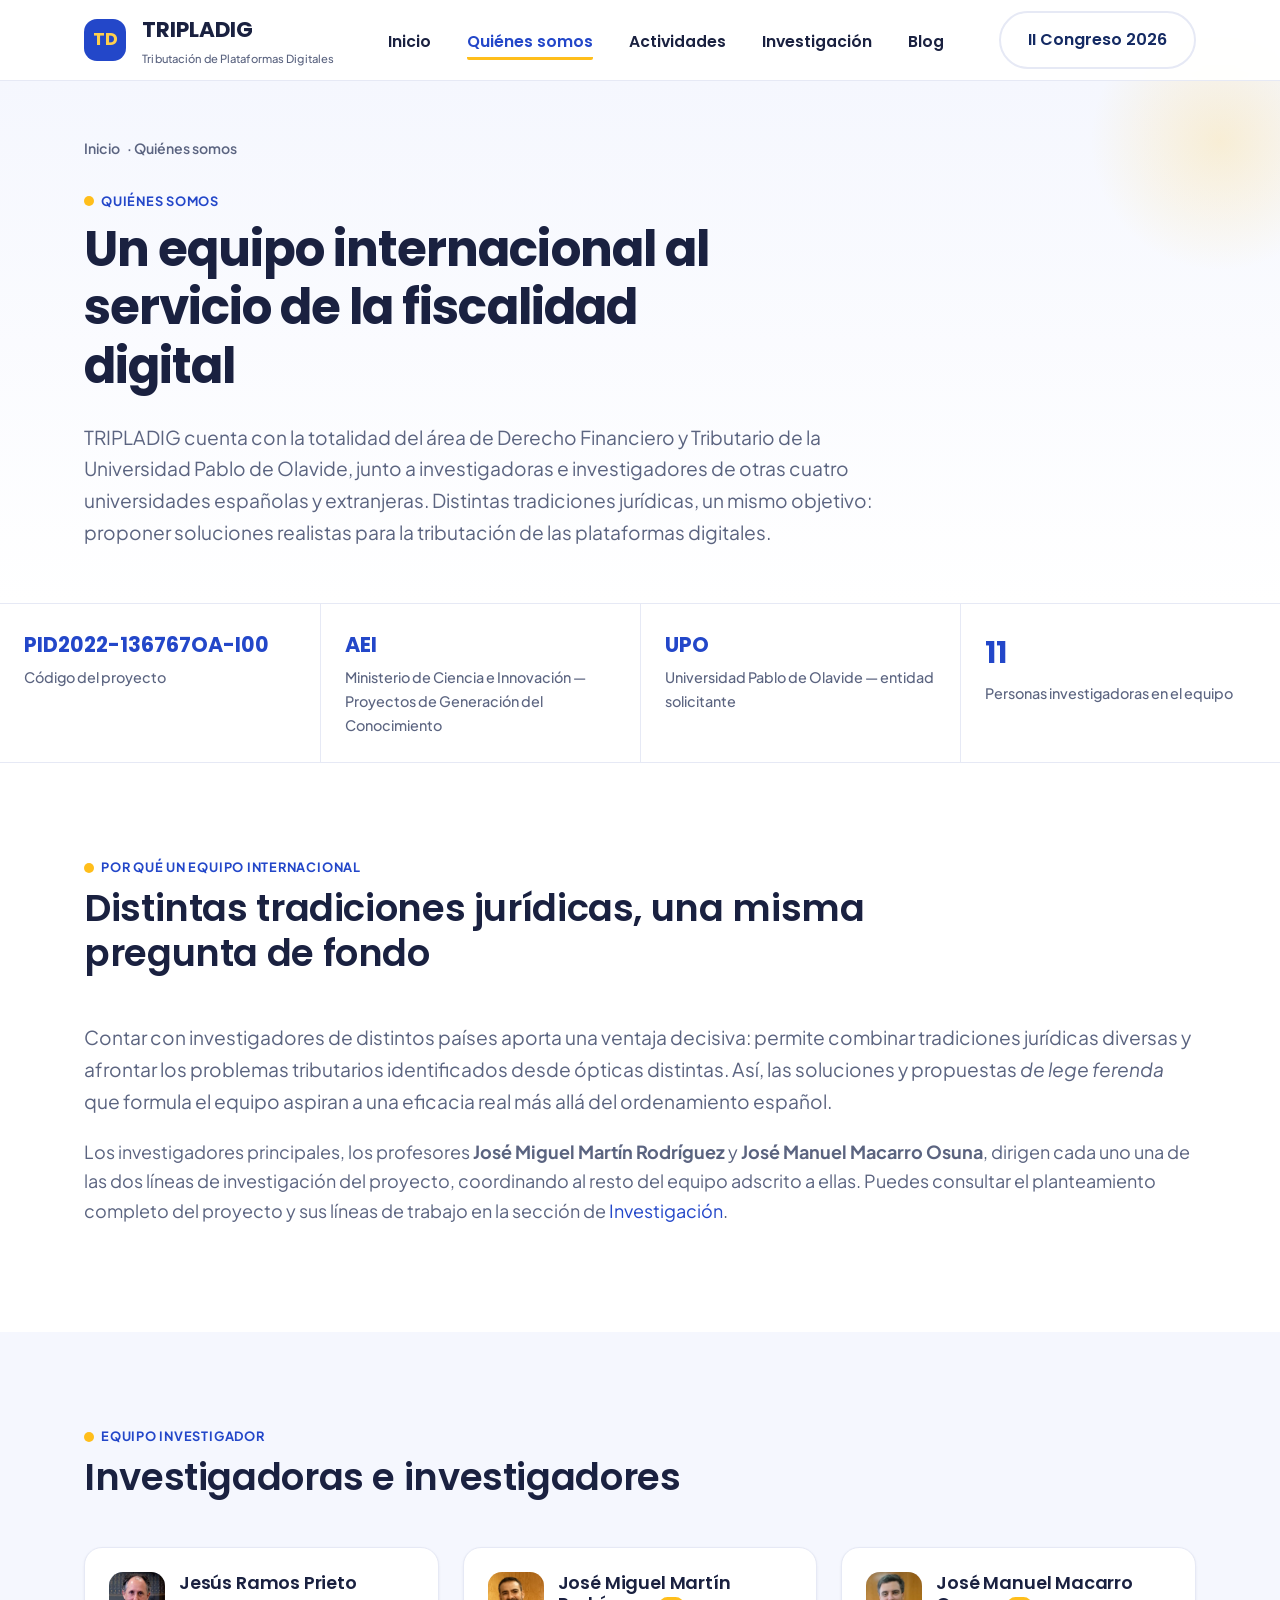
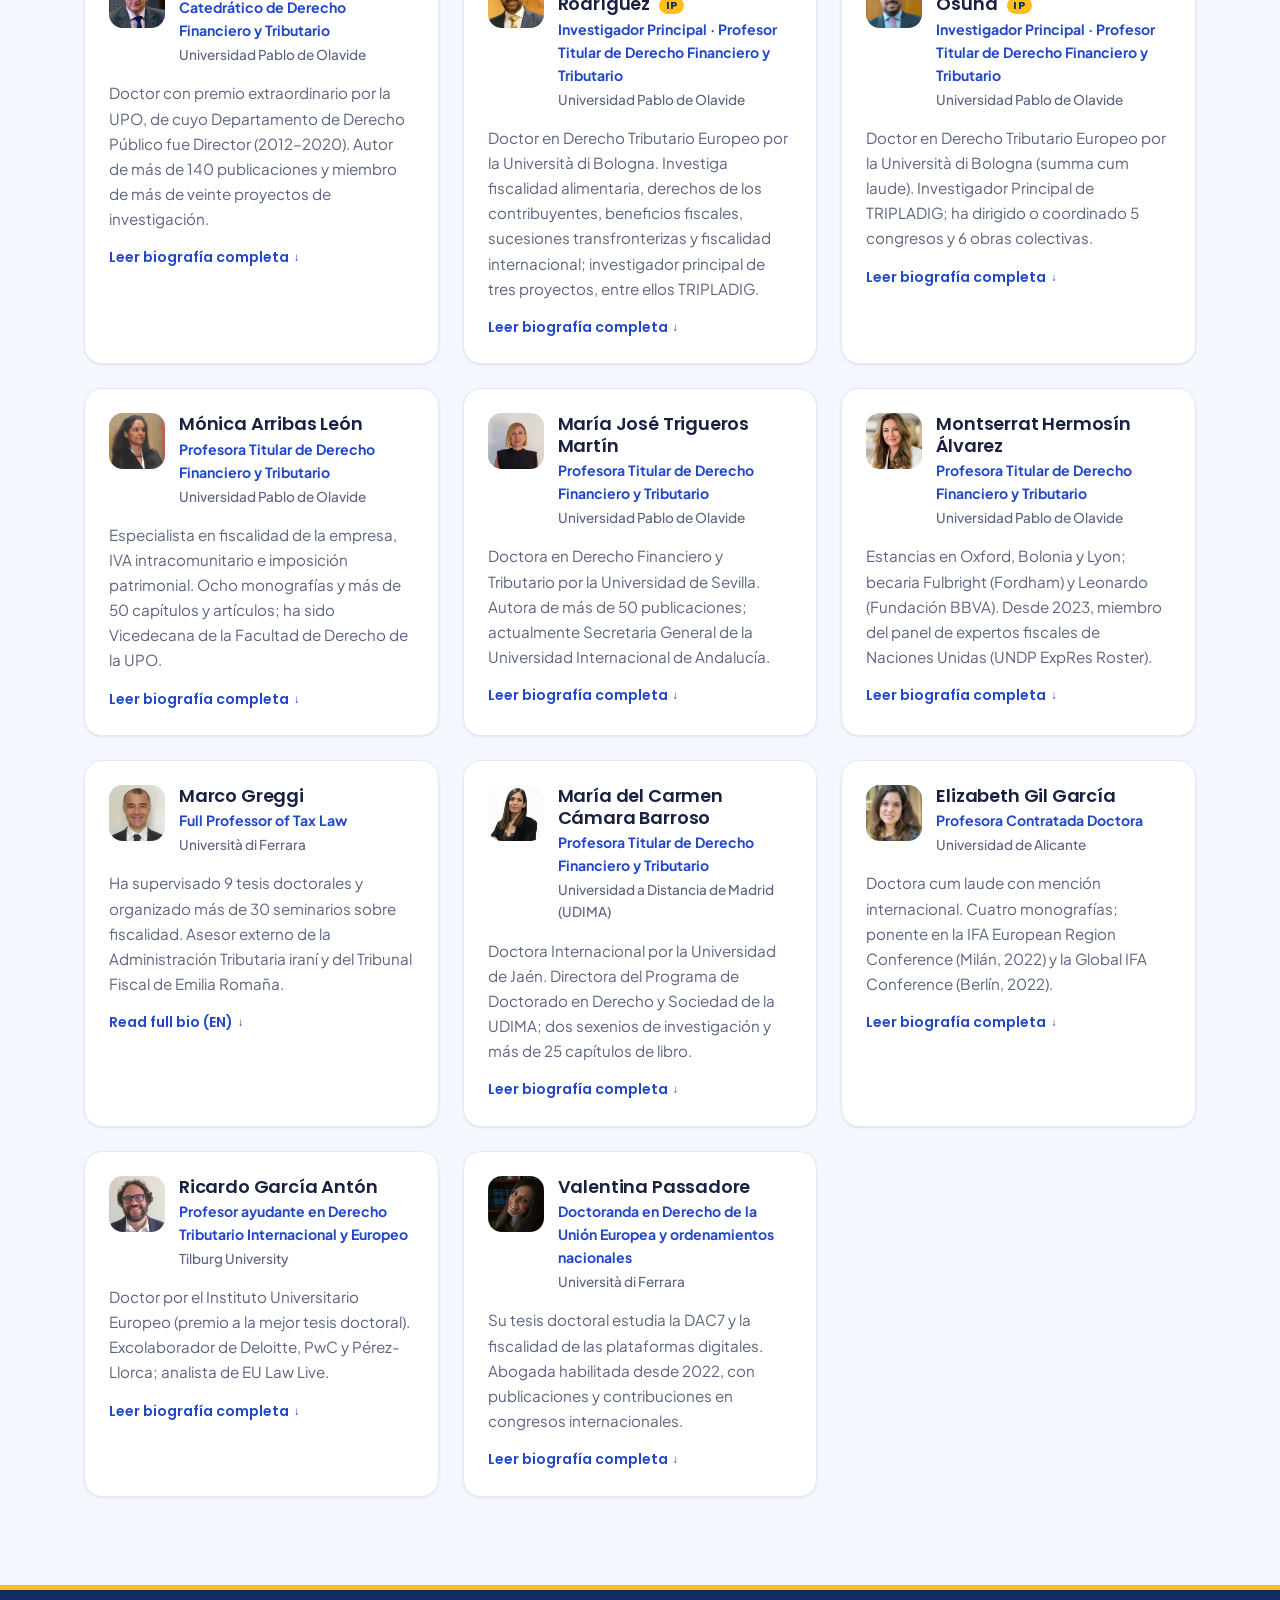
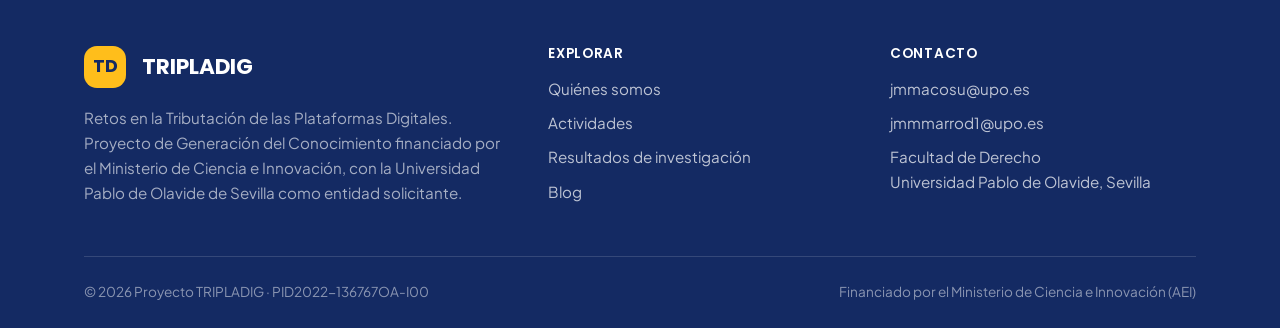
<file: quienes-somos.html>
<!doctype html>
<html lang="es">
<head>
<meta charset="UTF-8">
<meta name="viewport" content="width=device-width, initial-scale=1">
<title>Quiénes somos · TRIPLADIG</title>
<meta name="description" content="El proyecto TRIPLADIG y su equipo: 11 investigadoras e investigadores de 5 universidades en España, Italia y Países Bajos.">
<link rel="preconnect" href="https://fonts.googleapis.com">
<link rel="preconnect" href="https://fonts.gstatic.com" crossorigin>
<link href="https://fonts.googleapis.com/css2?family=Poppins:wght@500;600;700&family=Plus+Jakarta+Sans:wght@400;500;600;700&display=swap" rel="stylesheet">
<link rel="stylesheet" href="assets/css/style.css">
</head>
<body>

<a class="skip-link" href="#main">Saltar al contenido</a>

<header class="site-header">
  <div class="container">
    <a href="index.html" class="brand">
      <span class="brand-mark">TD</span>
      <span>
        TRIPLADIG
        <small>Tributación de Plataformas Digitales</small>
      </span>
    </a>

    <nav>
      <ul class="nav-links" id="navLinks">
        <li><a href="index.html">Inicio</a></li>
        <li><a href="quienes-somos.html" class="active">Quiénes somos</a></li>
        <li><a href="actividades.html">Actividades</a></li>
        <li><a href="investigacion.html">Investigación</a></li>
        <li><a href="blog/index.html">Blog</a></li>
      </ul>
    </nav>

    <div class="nav-cta">
      <a href="actividades.html#congreso2026" class="btn btn-ghost btn-ghost-header">II Congreso 2026</a>
      <button class="nav-toggle" id="navToggle" aria-label="Abrir menú" aria-expanded="false">☰</button>
    </div>
  </div>
</header>

<main id="main">

  <!-- ================= INTRO ================= -->
  <section class="page-intro">
    <div class="container">
      <div class="breadcrumb"><a href="index.html">Inicio</a> · Quiénes somos</div>
      <div class="eyebrow">Quiénes somos</div>
      <h1>Un equipo internacional al servicio de la fiscalidad digital</h1>
      <p class="lede">
        TRIPLADIG cuenta con la totalidad del área de Derecho Financiero y Tributario de la
        Universidad Pablo de Olavide, junto a investigadoras e investigadores de otras cuatro
        universidades españolas y extranjeras. Distintas tradiciones jurídicas, un mismo
        objetivo: proponer soluciones realistas para la tributación de las plataformas digitales.
      </p>
    </div>
  </section>

  <!-- ================= FICHA DEL PROYECTO ================= -->
  <div class="meta-strip">
    <div class="container" style="display:contents">
      <div class="meta-item">
        <div class="meta-num" style="font-size:1.3rem">PID2022-136767OA-I00</div>
        <div class="meta-lbl">Código del proyecto</div>
      </div>
      <div class="meta-item">
        <div class="meta-num" style="font-size:1.3rem">AEI</div>
        <div class="meta-lbl">Ministerio de Ciencia e Innovación — Proyectos de Generación del Conocimiento</div>
      </div>
      <div class="meta-item">
        <div class="meta-num" style="font-size:1.3rem">UPO</div>
        <div class="meta-lbl">Universidad Pablo de Olavide — entidad solicitante</div>
      </div>
      <div class="meta-item">
        <div class="meta-num">11</div>
        <div class="meta-lbl">Personas investigadoras en el equipo</div>
      </div>
    </div>
  </div>

  <!-- ================= SOBRE EL PROYECTO (resumen) ================= -->
  <section>
    <div class="container">
      <div class="section-head">
        <div class="head-text">
          <div class="eyebrow">Por qué un equipo internacional</div>
          <h2>Distintas tradiciones jurídicas, una misma pregunta de fondo</h2>
        </div>
      </div>
      <p class="lede">
        Contar con investigadores de distintos países aporta una ventaja decisiva: permite
        combinar tradiciones jurídicas diversas y afrontar los problemas tributarios identificados
        desde ópticas distintas. Así, las soluciones y propuestas <em>de lege ferenda</em> que
        formula el equipo aspiran a una eficacia real más allá del ordenamiento español.
      </p>
      <p>
        Los investigadores principales, los profesores <strong>José Miguel Martín Rodríguez</strong>
        y <strong>José Manuel Macarro Osuna</strong>, dirigen cada uno una de las dos líneas de
        investigación del proyecto, coordinando al resto del equipo adscrito a ellas. Puedes
        consultar el planteamiento completo del proyecto y sus líneas de trabajo en la sección de
        <a href="investigacion.html">Investigación</a>.
      </p>
    </div>
  </section>

  <!-- ================= EQUIPO ================= -->
  <section class="section-alt">
    <div class="container">
      <div class="section-head">
        <div class="head-text">
          <div class="eyebrow">Equipo investigador</div>
          <h2>Investigadoras e investigadores</h2>
        </div>
      </div>

      <div class="team-grid">

        <!-- 1 -->
        <article class="person-card">
          <div class="person-head">
            <div class="avatar avatar-blue"><img src="assets/img/team/ramos-prieto.png" alt="Jesús Ramos Prieto" loading="lazy"></div>
            <div>
              <h3 class="person-name">Jesús Ramos Prieto</h3>
              <div class="person-role">Catedrático de Derecho Financiero y Tributario</div>
              <div class="person-uni">Universidad Pablo de Olavide</div>
            </div>
          </div>
          <p class="person-summary">
            Doctor con premio extraordinario por la UPO, de cuyo Departamento de Derecho Público
            fue Director (2012–2020). Autor de más de 140 publicaciones y miembro de más de veinte
            proyectos de investigación.
          </p>
          <details class="bio-toggle">
            <summary>Leer biografía completa</summary>
            <div class="bio-full">
              <p>
                Doctor en Derecho con premio extraordinario por la Universidad Pablo de Olavide de
                Sevilla, desde 2017 es Catedrático de Derecho Financiero y Tributario en dicha
                universidad, de cuyo Departamento de Derecho Público ha sido Director entre 2012 y
                2020.
              </p>
              <p>
                Autor de más de ciento cuarenta publicaciones (libros, capítulos de libro y
                artículos en revistas) y más de ciento cincuenta contribuciones a congresos,
                jornadas, seminarios y cursos nacionales e internacionales, ha sido miembro de más
                de veinte proyectos de investigación, dirigiendo en fechas recientes los Proyectos
                "Desafíos tributarios en el nuevo contexto europeo e internacional: economía
                digital y mercado interior" (Ministerio de Universidades) y "Retos actuales de la
                tributación indirecta en España y Europa" (Programa Operativo FEDER Andalucía
                2014-2020).
              </p>
              <p>
                Forma parte de la Escuela Europea de Estudios Tributarios Avanzados de Bolonia, de
                la Red de Profesores de Derecho Financiero y Tributario, de la Asociación Española
                de Derecho Financiero (AEDEF) y de la Asociación Española de Asesores Fiscales
                (AEDAF), en la que integró de febrero de 2021 a febrero de 2024 el Grupo de
                Expertos sobre Haciendas Locales y Catastro.
              </p>
            </div>
          </details>
        </article>

        <!-- 2 -->
        <article class="person-card">
          <div class="person-head">
            <div class="avatar avatar-yellow"><img src="assets/img/team/martin-rodriguez.png" alt="José Miguel Martín Rodríguez" loading="lazy"></div>
            <div>
              <h3 class="person-name">José Miguel Martín Rodríguez <span class="ip-badge">IP</span></h3>
              <div class="person-role">Investigador Principal · Profesor Titular de Derecho Financiero y Tributario</div>
              <div class="person-uni">Universidad Pablo de Olavide</div>
            </div>
          </div>
          <p class="person-summary">
            Doctor en Derecho Tributario Europeo por la Università di Bologna. Investiga
            fiscalidad alimentaria, derechos de los contribuyentes, beneficios fiscales,
            sucesiones transfronterizas y fiscalidad internacional; investigador principal de tres
            proyectos, entre ellos TRIPLADIG.
          </p>
          <details class="bio-toggle">
            <summary>Leer biografía completa</summary>
            <div class="bio-full">
              <p>
                Doctor en Derecho Tributario Europeo por la Università di Bologna (Alma Mater
                Studiorum, 2013), con una tesis sobre la competencia fiscal en la Unión Europea.
                Doble Graduado en Derecho y Administración y Dirección de Empresas y Máster en
                Asesoría Fiscal por la Universidad Pablo de Olavide. Profesor Titular (acreditado)
                de Derecho Financiero y Tributario en el Departamento de Derecho Público de la UPO
                desde diciembre de 2023, tras haber sido Profesor Ayudante Doctor en la misma
                universidad y Profesor Sustituto en la Universidad de Extremadura. Ha sido Visiting
                Professor en la Università degli Studi di Ferrara (2014-2019) y ha realizado
                estancias de investigación en la Universidad de California, Berkeley (School of
                Law), el Instituto de Estudios Fiscales y la Universidad de Gante.
              </p>
              <p>
                Sus líneas de investigación abarcan la fiscalidad alimentaria, los derechos y
                garantías constitucionales de los contribuyentes, los beneficios fiscales, la
                tributación de las sucesiones transfronterizas y la fiscalidad internacional. Es
                investigador principal de tres proyectos: TRIPLADIG (PID2022-136767OA-I00),
                "Fiscalidad Saludable: propuestas para la contribución del sistema tributario a la
                salud pública" (UPO) y la revisión de la Ley General Tributaria veinte años después
                (Instituto de Estudios Fiscales).
              </p>
              <p>
                Autor de la monografía "Los impuestos sobre las bebidas azucaradas: opciones
                regulatorias, efectos e integración en el sistema tributario" (Aranzadi, 2020) y de
                "Competencia fiscal en la Unión Europea" (CEF, 2013), además de artículos sobre la
                eliminación de la doble imposición en las sucesiones transfronterizas, el principio
                <em>ne bis in idem</em> en la jurisprudencia tributaria del TEDH y el TJUE, y la
                relación entre los convenios de doble imposición y el Derecho de la UE. Ha recibido
                el Primer Premio "Estudios Financieros" (CEF, 2014), el Accésit del mismo premio
                (2017) y el IX Premio de Investigación de la Real Maestranza de Caballería de
                Sevilla (2016).
              </p>
            </div>
          </details>
        </article>

        <!-- 3 -->
        <article class="person-card">
          <div class="person-head">
            <div class="avatar avatar-blue"><img src="assets/img/team/macarro-osuna.png" alt="José Manuel Macarro Osuna" loading="lazy"></div>
            <div>
              <h3 class="person-name">José Manuel Macarro Osuna <span class="ip-badge">IP</span></h3>
              <div class="person-role">Investigador Principal · Profesor Titular de Derecho Financiero y Tributario</div>
              <div class="person-uni">Universidad Pablo de Olavide</div>
            </div>
          </div>
          <p class="person-summary">
            Doctor en Derecho Tributario Europeo por la Università di Bologna (summa cum laude).
            Investigador Principal de TRIPLADIG; ha dirigido o coordinado 5 congresos y 6 obras
            colectivas.
          </p>
          <details class="bio-toggle">
            <summary>Leer biografía completa</summary>
            <div class="bio-full">
              <p>
                Profesor Titular de Derecho Financiero y Tributario de la Universidad Pablo de
                Olavide. Profesor Visitante de la Universidad Autónoma de Madrid, del Centro de
                Estudios Fiscales y de la Università di Ferrara. Doctor en Derecho Tributario
                Europeo por la Università di Bologna, con la calificación de summa cum laude por
                unanimidad. Becario FPU del Ministerio de Educación, Cultura y Deporte. Su tesis
                "El Principio de Neutralidad Interna en el IVA" obtuvo la Mención de Honor en el
                European Tax Thesis Award otorgado por la European Association of Tax Law
                Professors y la Comisión Europea.
              </p>
              <p>
                Ha publicado 25 artículos y 12 comentarios en revistas con revisión por pares, 1
                monografía y 24 capítulos de libro. Ha participado como investigador en 8 proyectos
                de I+D, destacando su labor como Investigador Principal del Proyecto de Generación
                de Conocimiento PID2022-136767OA-I00 (TRIPLADIG). Es responsable del área de
                Derecho Financiero y Tributario de su Universidad desde 2020.
              </p>
              <p>
                Ha realizado 4 estancias de investigación: 12 meses en la Universidad de Bolonia, 3
                meses en el International Bureau of Fiscal Documentation de Ámsterdam, 4 meses en
                el Institute for Austrian and International Tax Law de Viena, y 3 meses en la
                Universidad de la Sapienza de Roma.
              </p>
            </div>
          </details>
        </article>

        <!-- 4 -->
        <article class="person-card">
          <div class="person-head">
            <div class="avatar avatar-yellow"><img src="assets/img/team/arribas-leon.png" alt="Mónica Arribas León" loading="lazy"></div>
            <div>
              <h3 class="person-name">Mónica Arribas León</h3>
              <div class="person-role">Profesora Titular de Derecho Financiero y Tributario</div>
              <div class="person-uni">Universidad Pablo de Olavide</div>
            </div>
          </div>
          <p class="person-summary">
            Especialista en fiscalidad de la empresa, IVA intracomunitario e imposición
            patrimonial. Ocho monografías y más de 50 capítulos y artículos; ha sido Vicedecana de
            la Facultad de Derecho de la UPO.
          </p>
          <details class="bio-toggle">
            <summary>Leer biografía completa</summary>
            <div class="bio-full">
              <p>
                Profesora Titular de Derecho financiero y tributario en la Universidad Pablo de
                Olavide de Sevilla. Sus principales líneas de investigación son la fiscalidad de la
                empresa, la tributación de las operaciones intracomunitarias en el IVA, la
                imposición patrimonial y la lucha contra el fraude fiscal. Tiene ocho monografías
                publicadas como autora o co-autora y más de 50 capítulos de libros y artículos en
                revistas especializadas.
              </p>
              <p>
                Ha sido miembro de más de veinte proyectos y contratos de investigación. Tiene
                reconocidos cuatro quinquenios, tres sexenios de investigación y un sexenio de
                transferencia, además de cinco tramos autonómicos por la Agencia Andaluza de
                Evaluación. Ha sido Directora de Secretariado de Ordenación Académica en la
                Universidad Internacional de Andalucía (2020-2022) y Vicedecana Primera de
                Ordenación Académica e Innovación Docente de la Facultad de Derecho de la UPO
                (2012-2016).
              </p>
            </div>
          </details>
        </article>

        <!-- 5 -->
        <article class="person-card">
          <div class="person-head">
            <div class="avatar avatar-blue"><img src="assets/img/team/trigueros-martin.jpg" alt="María José Trigueros Martín" loading="lazy"></div>
            <div>
              <h3 class="person-name">María José Trigueros Martín</h3>
              <div class="person-role">Profesora Titular de Derecho Financiero y Tributario</div>
              <div class="person-uni">Universidad Pablo de Olavide</div>
            </div>
          </div>
          <p class="person-summary">
            Doctora en Derecho Financiero y Tributario por la Universidad de Sevilla. Autora de más
            de 50 publicaciones; actualmente Secretaria General de la Universidad Internacional de
            Andalucía.
          </p>
          <details class="bio-toggle">
            <summary>Leer biografía completa</summary>
            <div class="bio-full">
              <p>
                Máster en Derecho Tributario por la US. Doctora en Derecho Financiero y Tributario
                por la US. Desde 2022 es Profesora Titular de dicha materia en la Universidad
                Pablo de Olavide, de la que ha sido Directora General de Comunicación desde 2016
                hasta 2020. Actualmente es Secretaria General de la Universidad Internacional de
                Andalucía.
              </p>
              <p>
                Autora de más de cincuenta publicaciones (entre libros, capítulos de libro y
                artículos en revistas), ha sido miembro de doce proyectos de investigación.
                Acumula dos sexenios de investigación, reconocidos por la Comisión Nacional de
                Evaluación de la Actividad Investigadora, y cinco tramos de complementos
                autonómicos reconocidos por la Agencia Andaluza del Conocimiento. Forma parte de la
                Red de Profesores de Derecho Financiero y Tributario y de la AEDAF.
              </p>
            </div>
          </details>
        </article>

        <!-- 6 -->
        <article class="person-card">
          <div class="person-head">
            <div class="avatar avatar-yellow"><img src="assets/img/team/hermosin-alvarez.png" alt="Montserrat Hermosín Álvarez" loading="lazy"></div>
            <div>
              <h3 class="person-name">Montserrat Hermosín Álvarez</h3>
              <div class="person-role">Profesora Titular de Derecho Financiero y Tributario</div>
              <div class="person-uni">Universidad Pablo de Olavide</div>
            </div>
          </div>
          <p class="person-summary">
            Estancias en Oxford, Bolonia y Lyon; becaria Fulbright (Fordham) y Leonardo (Fundación
            BBVA). Desde 2023, miembro del panel de expertos fiscales de Naciones Unidas (UNDP
            ExpRes Roster).
          </p>
          <details class="bio-toggle">
            <summary>Leer biografía completa</summary>
            <div class="bio-full">
              <p>
                Doctora en Derecho, con tesis doctoral premiada (Premio Extraordinario de
                Doctorado, Premio Nacional AEDAF, Premio Ayuntamiento de Sevilla a la Mejor Tesis
                Doctoral, Premio Real Maestranza de Caballería de Investigación y Medalla de la
                UPO). Ha realizado estancias de investigación en la Scuola Europea di Alti Studi
                Tributari (Bolonia), la Universidad de Oxford y la Université Catholique de Lyon,
                además de estancias como visiting scholar en Queen Mary University of London y la
                Universidad Fordham de Nueva York (Beca Fulbright), y como Academic Visitor en el
                IALS de Londres (Beca Leonardo, Fundación BBVA).
              </p>
              <p>
                Autora/coautora de libros como "Deporte y Fiscalidad" (Comares, 2008),
                "Procedimiento Sancionador Tributario" (Aranzadi, 2008) y "Las Adquisiciones
                Intracomunitarias en el IVA" (Marcial Pons, 2010), además de más de 70 capítulos y
                artículos en revistas indexadas. Cuatro sexenios reconocidos por la CNEAI. Desde
                2022 es adjunta a la Inspección de Servicios de la UPO, cargo equivalente a Decana
                de Facultad. Desde marzo de 2023 es miembro del panel de expertos fiscales de
                Naciones Unidas, UNDP ExpRes Roster.
              </p>
            </div>
          </details>
        </article>

        <!-- 7 -->
        <article class="person-card">
          <div class="person-head">
            <div class="avatar avatar-blue"><img src="assets/img/team/greggi.jpg" alt="Marco Greggi" loading="lazy"></div>
            <div>
              <h3 class="person-name">Marco Greggi</h3>
              <div class="person-role">Full Professor of Tax Law</div>
              <div class="person-uni">Università di Ferrara</div>
            </div>
          </div>
          <p class="person-summary">
            Ha supervisado 9 tesis doctorales y organizado más de 30 seminarios sobre fiscalidad.
            Asesor externo de la Administración Tributaria iraní y del Tribunal Fiscal de Emilia
            Romaña.
          </p>
          <details class="bio-toggle">
            <summary>Read full bio (EN)</summary>
            <div class="bio-full">
              <p>
                Marco Greggi is a Full Professor of Tax Law at the University of Ferrara, where he
                teaches Italian and international tax law. He is a member of the Scientific Board
                of the European Documentation Centre and has supervised 9 doctoral theses,
                organized over 30 seminars and workshops on taxation law, and served as Director of
                the Ph.D. Course in EU Law and National Legal Systems.
              </p>
              <p>
                He has held visiting professorships at Swinburne University, China University of
                Political Sciences and Law, Yeditepe University, the University of Sherbrooke, the
                University of Liechtenstein, Eötvös Loránd University and the University of Zagreb,
                and has served as external advisor to the Iranian National Tax Administration and
                the Tax Court of Appeal of Emilia Romagna. He is a member of the editorial board of
                "Novità Fiscali" and a frequent speaker at international conferences. His research
                focuses on international, European and comparative tax law.
              </p>
            </div>
          </details>
        </article>

        <!-- 8 -->
        <article class="person-card">
          <div class="person-head">
            <div class="avatar avatar-yellow"><img src="assets/img/team/camara-barroso.jpg" alt="María del Carmen Cámara Barroso" loading="lazy"></div>
            <div>
              <h3 class="person-name">María del Carmen Cámara Barroso</h3>
              <div class="person-role">Profesora Titular de Derecho Financiero y Tributario</div>
              <div class="person-uni">Universidad a Distancia de Madrid (UDIMA)</div>
            </div>
          </div>
          <p class="person-summary">
            Doctora Internacional por la Universidad de Jaén. Directora del Programa de Doctorado
            en Derecho y Sociedad de la UDIMA; dos sexenios de investigación y más de 25 capítulos
            de libro.
          </p>
          <details class="bio-toggle">
            <summary>Leer biografía completa</summary>
            <div class="bio-full">
              <p>
                Obtuvo el título de Doctora Internacional en Derecho por la Universidad de Jaén
                (sobresaliente cum laude, 2013). Acreditada como Profesora Titular por la ANECA
                desde marzo de 2024, con dos sexenios de investigación reconocidos por la CNEAI.
                Desde septiembre de 2015 desempeña sus funciones en la UDIMA, donde dirige desde
                octubre de 2021 el Programa de Doctorado en Derecho y Sociedad.
              </p>
              <p>
                Ha realizado tres estancias de investigación internacionales (dos en la Scuola
                Europea di Alti Studi Tributari de Bolonia y una en el IBFD de Ámsterdam), y cuenta
                con más de 25 capítulos de libro, dos libros publicados y una treintena de
                artículos y comentarios de jurisprudencia. Es IP del grupo de investigación
                "Fiscalidad Empresarial" de la UDIMA (12 investigadores) y ha sido co-IP de
                proyectos financiados por la Fundación HERGAR y el Instituto de Estudios Fiscales.
              </p>
            </div>
          </details>
        </article>

        <!-- 9 -->
        <article class="person-card">
          <div class="person-head">
            <div class="avatar avatar-blue"><img src="assets/img/team/gil-garcia.png" alt="Elizabeth Gil García" loading="lazy"></div>
            <div>
              <h3 class="person-name">Elizabeth Gil García</h3>
              <div class="person-role">Profesora Contratada Doctora</div>
              <div class="person-uni">Universidad de Alicante</div>
            </div>
          </div>
          <p class="person-summary">
            Doctora cum laude con mención internacional. Cuatro monografías; ponente en la IFA
            European Region Conference (Milán, 2022) y la Global IFA Conference (Berlín, 2022).
          </p>
          <details class="bio-toggle">
            <summary>Leer biografía completa</summary>
            <div class="bio-full">
              <p>
                Doctora en Derecho (2016) cum laude, con mención de Doctorado Internacional y
                Premio Extraordinario de Doctorado por la Universidad de Alicante. Desde septiembre
                de 2021 es Profesora Contratada Doctora en el Área de Derecho Financiero y
                Tributario de dicha universidad.
              </p>
              <p>
                Autora de cuatro monografías, la más reciente sobre el concepto de establecimiento
                permanente en la revolución digital (Tirant lo Blanch, 2023). Ha sido investigadora
                principal de un proyecto emergente de la Generalitat Valenciana sobre fiscalidad
                del envejecimiento, y ha intervenido en la IFA European Region Conference (Milán,
                2022) y la Global IFA Conference (Berlín, 2022). Ha realizado cinco estancias de
                investigación, entre ellas en el IBFD, el Institute for Austrian and International
                Tax Law y el Max Planck Institute for Tax Law and Public Finance. Es miembro del
                Consejo de Dirección de la Asociación Española de Derecho Financiero.
              </p>
            </div>
          </details>
        </article>

        <!-- 10 -->
        <article class="person-card">
          <div class="person-head">
            <div class="avatar avatar-yellow"><img src="assets/img/team/garcia-anton.png" alt="Ricardo García Antón" loading="lazy"></div>
            <div>
              <h3 class="person-name">Ricardo García Antón</h3>
              <div class="person-role">Profesor ayudante en Derecho Tributario Internacional y Europeo</div>
              <div class="person-uni">Tilburg University</div>
            </div>
          </div>
          <p class="person-summary">
            Doctor por el Instituto Universitario Europeo (premio a la mejor tesis doctoral).
            Excolaborador de Deloitte, PwC y Pérez-Llorca; analista de EU Law Live.
          </p>
          <details class="bio-toggle">
            <summary>Leer biografía completa</summary>
            <div class="bio-full">
              <p>
                Profesor ayudante en Derecho tributario Internacional y Europeo en la Universidad
                de Tilburg. Entre 2015 y 2018 fue Research Associate y becario postdoctoral en el
                IBFD Academic (Ámsterdam). Graduado en Derecho por la Universidad de Sevilla
                (2002), con máster en Tributación por el IEF/US y máster avanzado en Derecho
                Comparado, Europeo e Internacional del Instituto Universitario Europeo (EUI).
              </p>
              <p>
                Doctor por el EUI (2015) con una tesis sobre la cuestión prejudicial y la
                fiscalidad directa, premiada como mejor tesis doctoral por la Asociación de
                Profesores de Derecho Tributario. Antes del EUI trabajó siete años en Deloitte, PwC
                y Pérez-Llorca. Autor de unas 40 publicaciones; sus líneas actuales incluyen el
                poder tributario de la UE, el multilateralismo, la resolución de controversias
                tributarias y el abuso fiscal. Es analista de EU Law Live.
              </p>
            </div>
          </details>
        </article>

        <!-- 11 -->
        <article class="person-card">
          <div class="person-head">
            <div class="avatar avatar-yellow"><img src="assets/img/team/passadore.jpg" alt="Valentina Passadore" loading="lazy"></div>
            <div>
              <h3 class="person-name">Valentina Passadore</h3>
              <div class="person-role">Doctoranda en Derecho de la Unión Europea y ordenamientos nacionales</div>
              <div class="person-uni">Università di Ferrara</div>
            </div>
          </div>
          <p class="person-summary">
            Su tesis doctoral estudia la DAC7 y la fiscalidad de las plataformas digitales.
            Abogada habilitada desde 2022, con publicaciones y contribuciones en congresos
            internacionales.
          </p>
          <details class="bio-toggle">
            <summary>Leer biografía completa</summary>
            <div class="bio-full">
              <p>
                Dottoressa in Giurisprudenza por la Università degli Studi di Ferrara. Desde 2022
                es doctoranda en "Diritto dell'Unione europea e ordinamenti nazionali" con el tema
                de tesis "DAC 7 e fiscalità delle piattaforme digitali" en la misma universidad.
                Habilitada para el ejercicio de la abogacía desde 2022.
              </p>
              <p>
                Autora de publicaciones (capítulos de libro y artículos en revistas) y
                contribuciones a congresos, seminarios y cursos nacionales e internacionales.
              </p>
            </div>
          </details>
        </article>

      </div>
    </div>
  </section>

</main>

<footer class="site-footer">
  <div class="container">
    <div class="footer-grid">
      <div class="footer-brand">
        <div class="brand" style="margin-bottom:.8em">
          <span class="brand-mark">TD</span>
          <span>TRIPLADIG</span>
        </div>
        <p>
          Retos en la Tributación de las Plataformas Digitales. Proyecto de Generación del
          Conocimiento financiado por el Ministerio de Ciencia e Innovación, con la Universidad
          Pablo de Olavide de Sevilla como entidad solicitante.
        </p>
      </div>

      <div>
        <h4>Explorar</h4>
        <ul>
          <li><a href="quienes-somos.html">Quiénes somos</a></li>
          <li><a href="actividades.html">Actividades</a></li>
          <li><a href="investigacion.html">Resultados de investigación</a></li>
          <li><a href="blog/index.html">Blog</a></li>
        </ul>
      </div>

      <div>
        <h4>Contacto</h4>
        <ul>
          <li><a href="mailto:jmmacosu@upo.es">jmmacosu@upo.es</a></li>
          <li><a href="mailto:jmmmarrod1@upo.es">jmmmarrod1@upo.es</a></li>
          <li>Facultad de Derecho<br>Universidad Pablo de Olavide, Sevilla</li>
        </ul>
      </div>
    </div>

    <div class="footer-bottom">
      <span>© 2026 Proyecto TRIPLADIG · PID2022-136767OA-I00</span>
      <span class="funding-note">Financiado por el Ministerio de Ciencia e Innovación (AEI)</span>
    </div>
  </div>
</footer>

<script>
  const navToggle = document.getElementById('navToggle');
  const navLinks = document.getElementById('navLinks');
  if(navToggle){
    navToggle.addEventListener('click', () => {
      const open = navLinks.classList.toggle('open');
      navToggle.setAttribute('aria-expanded', open ? 'true' : 'false');
    });
  }
</script>

</body>
</html>
</file>
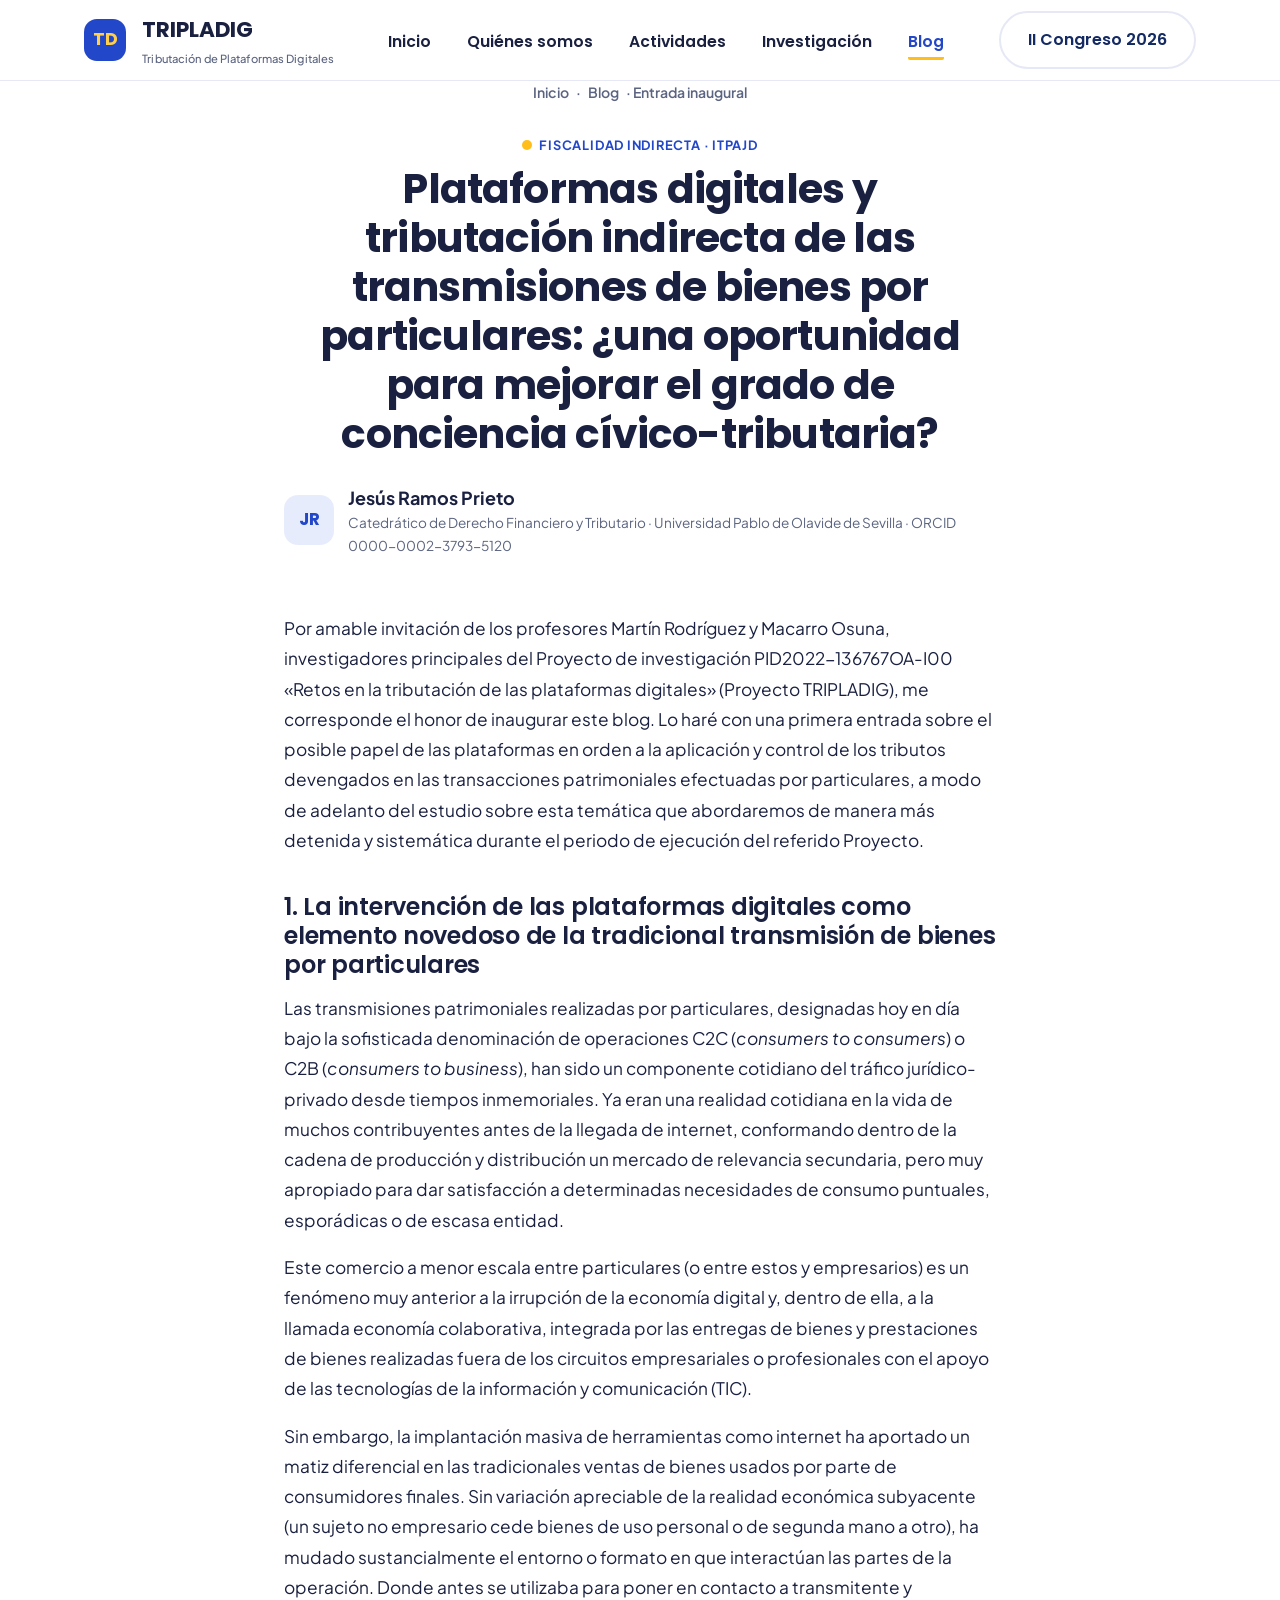
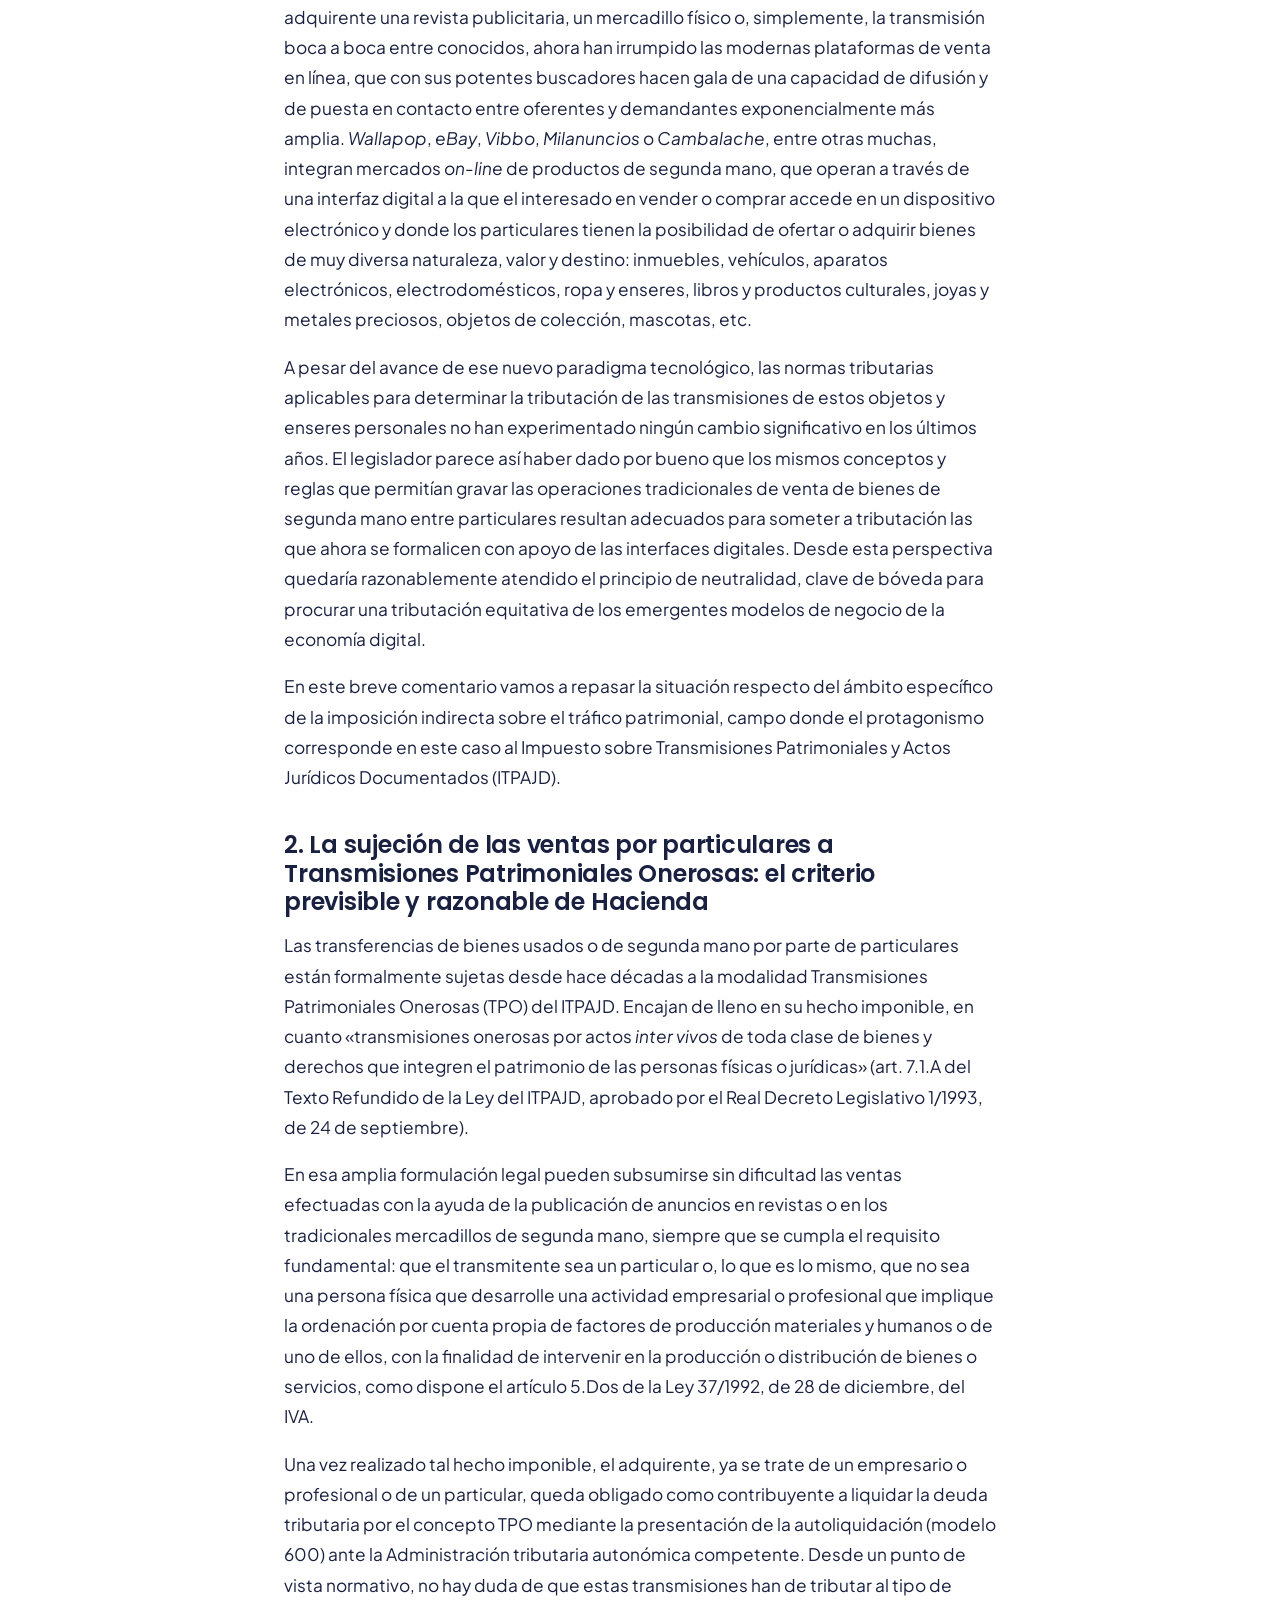
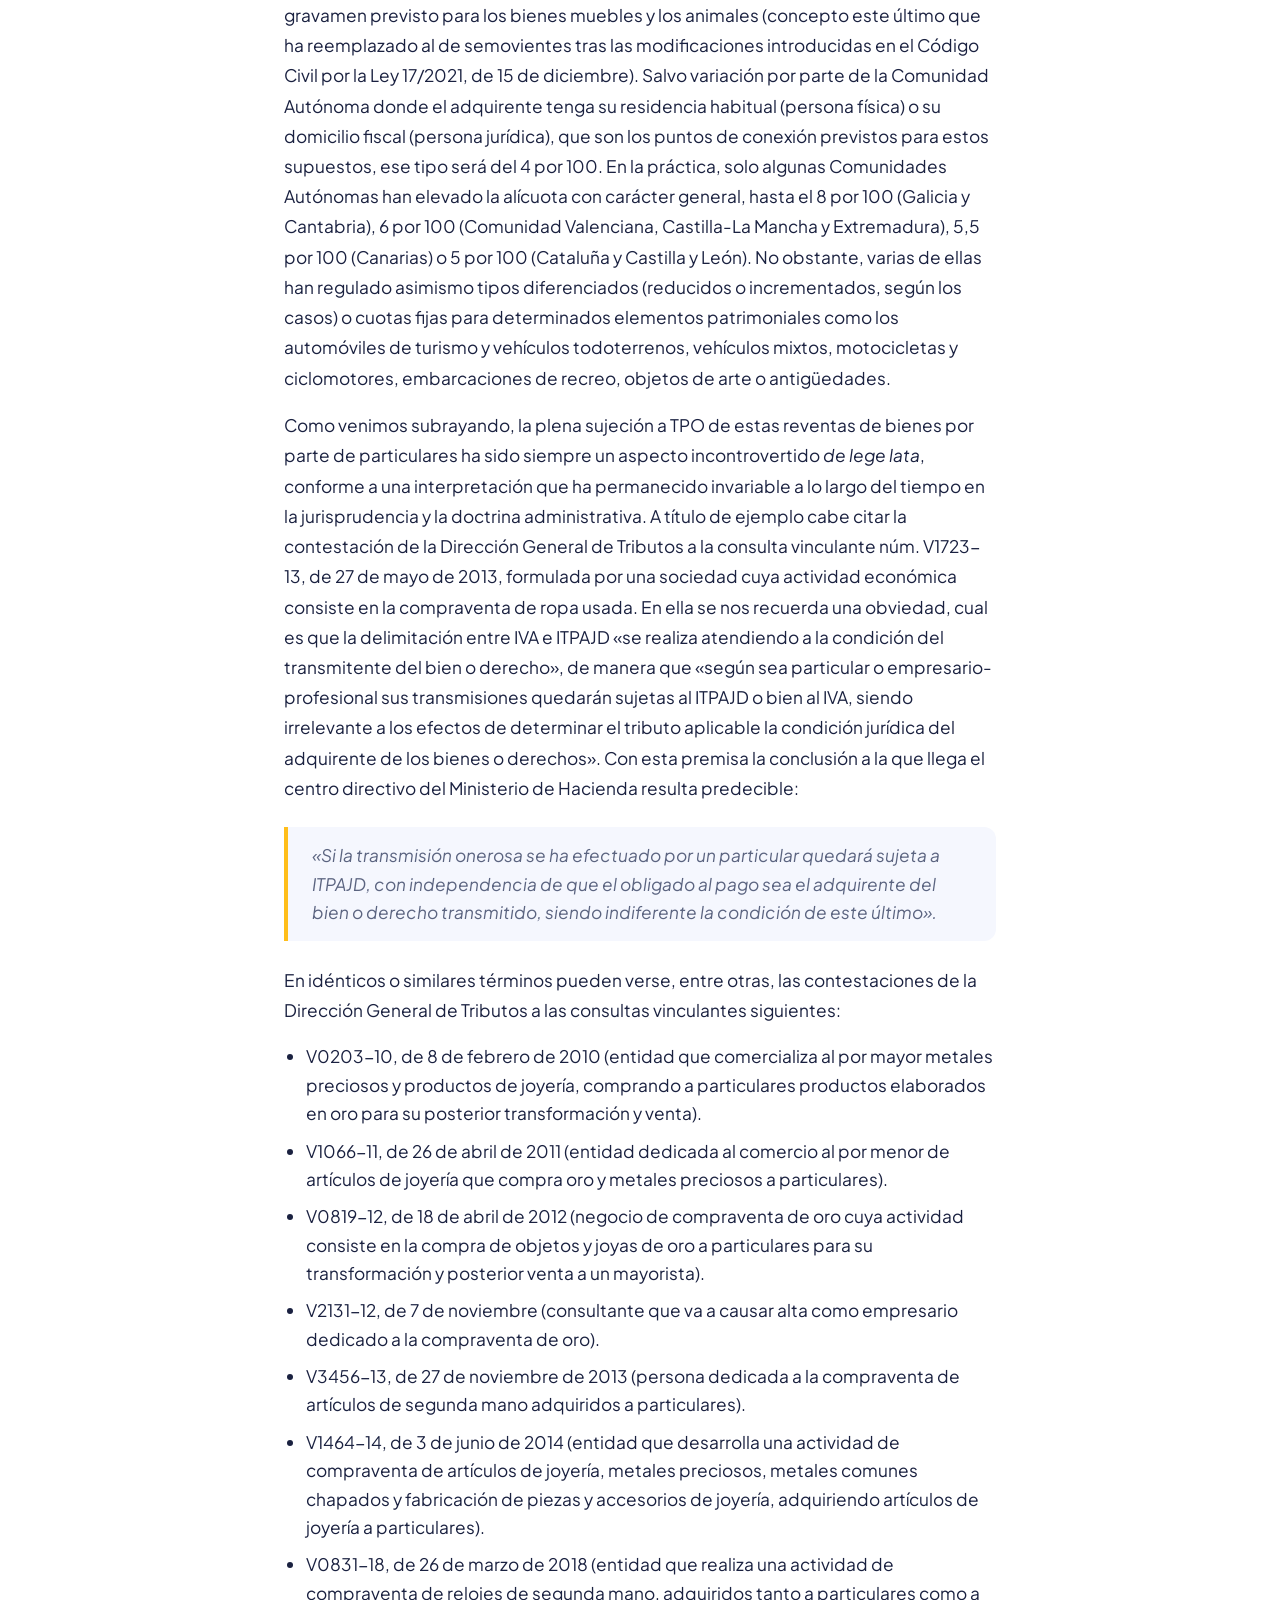
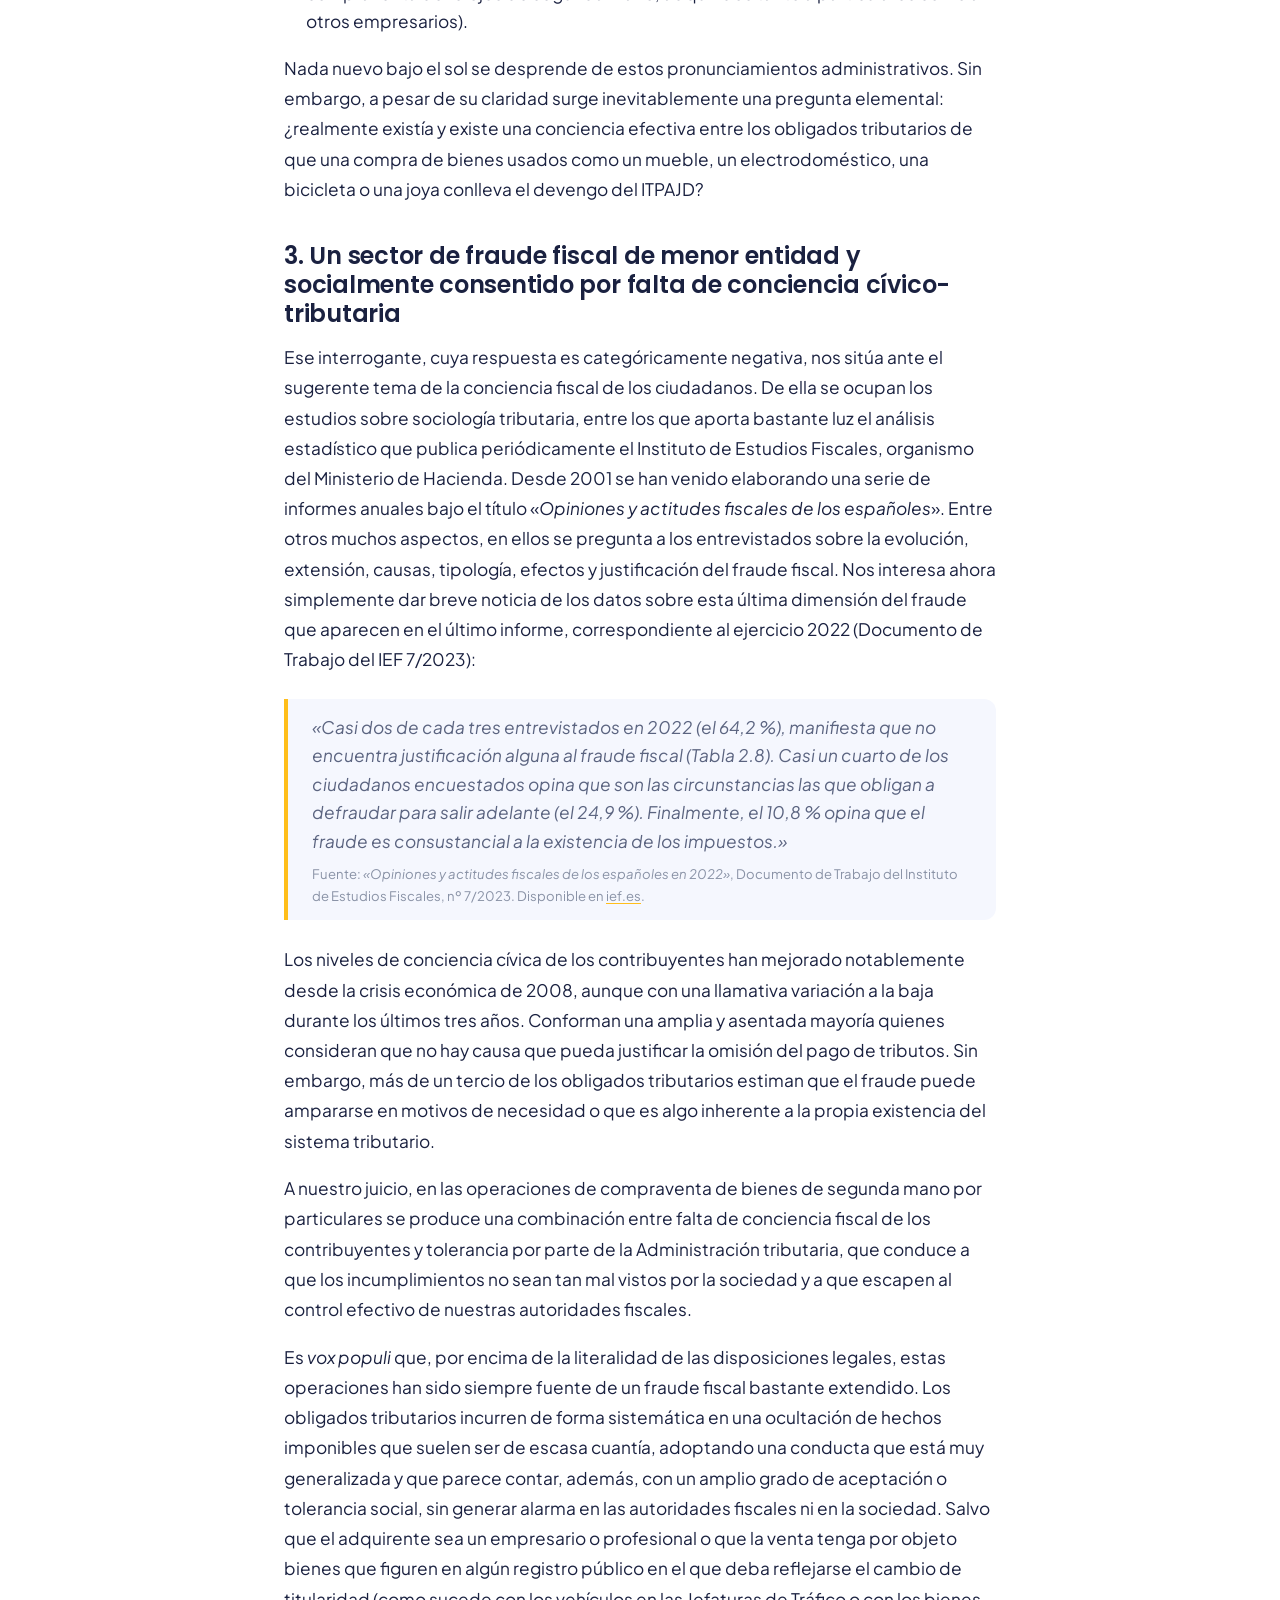
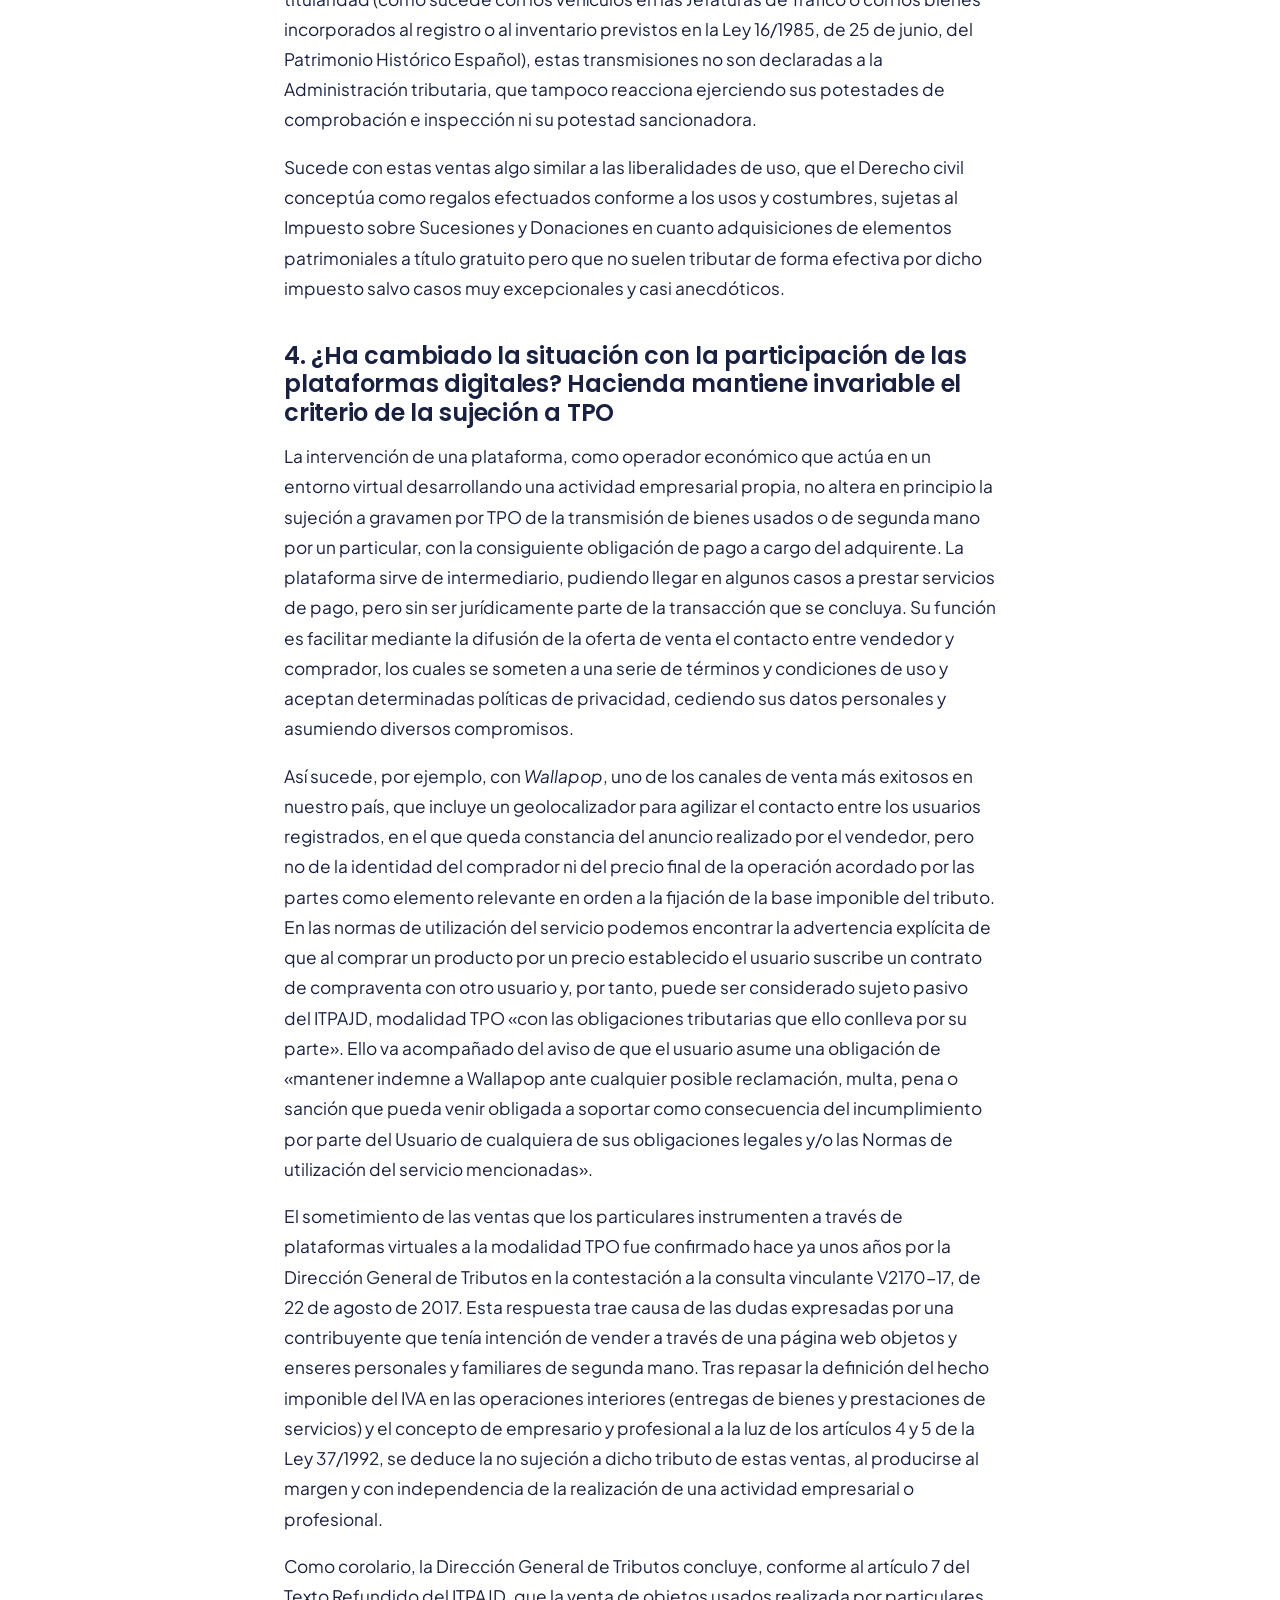
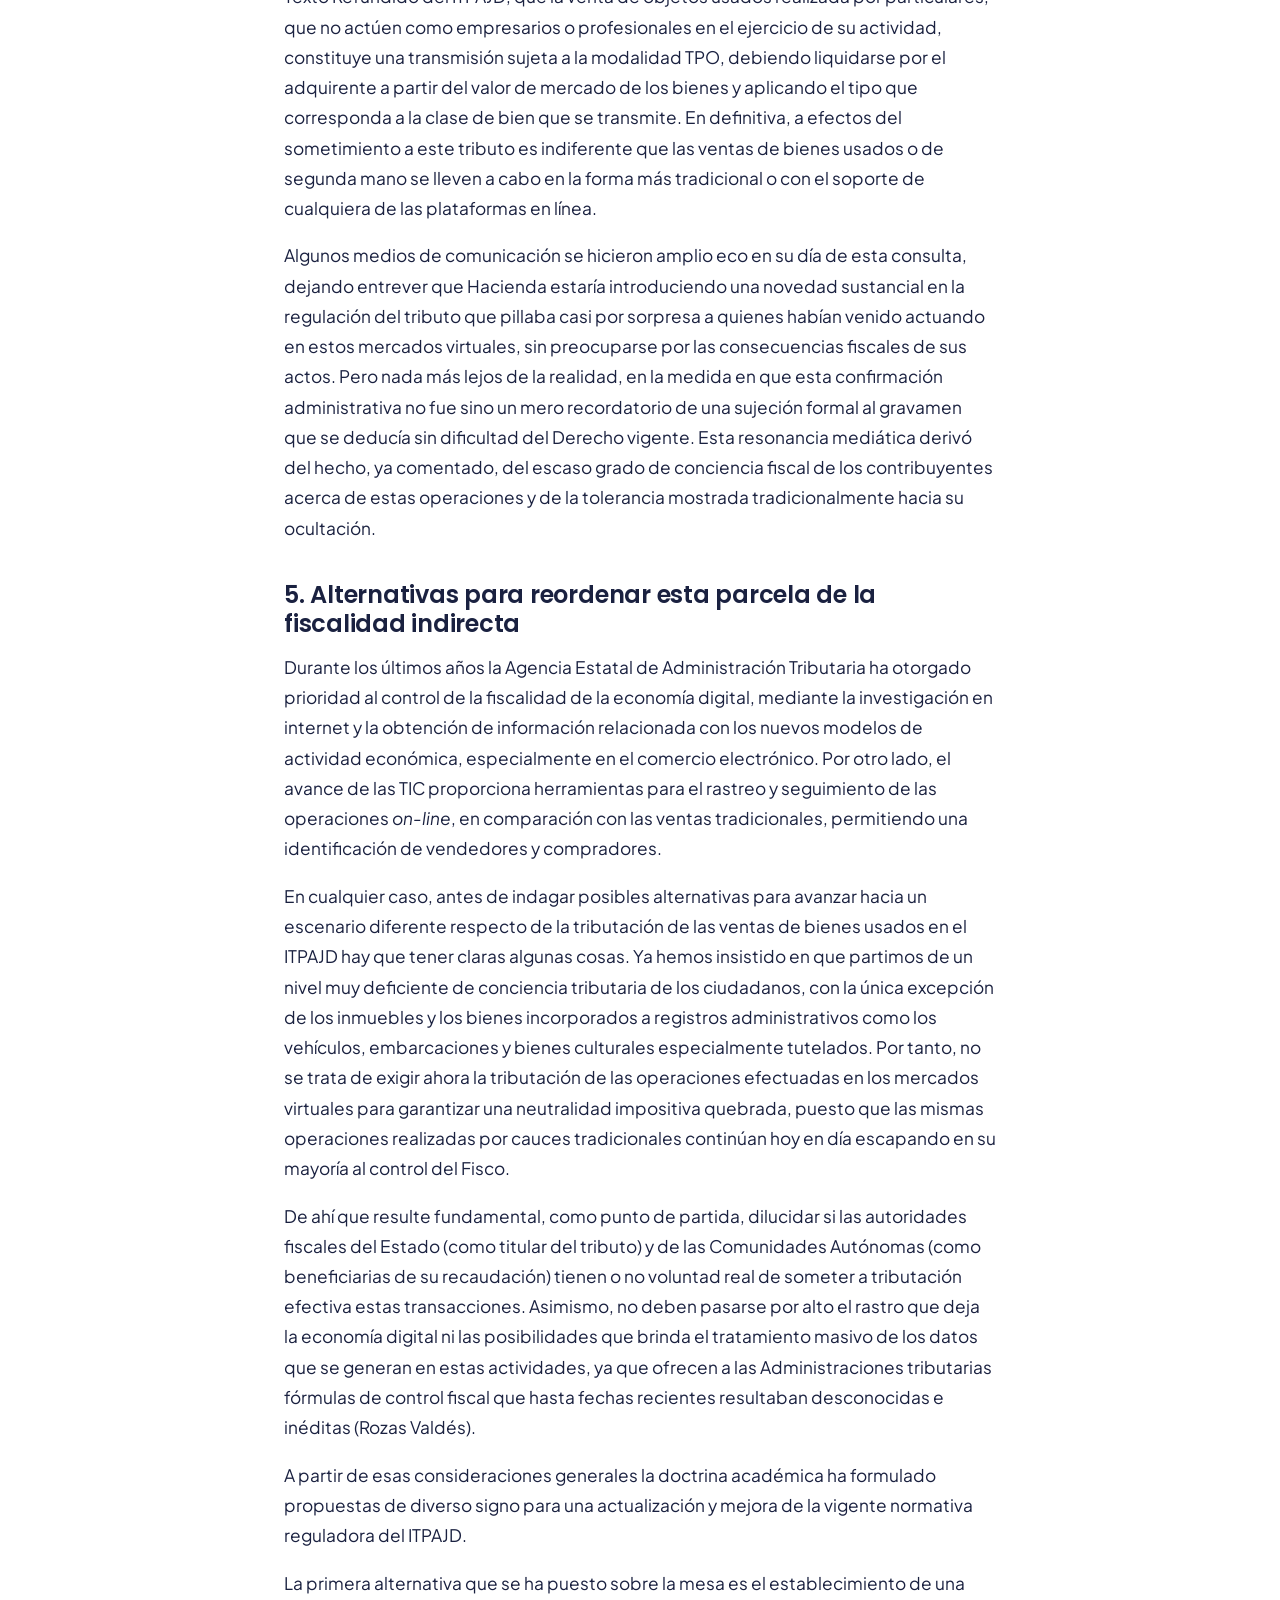
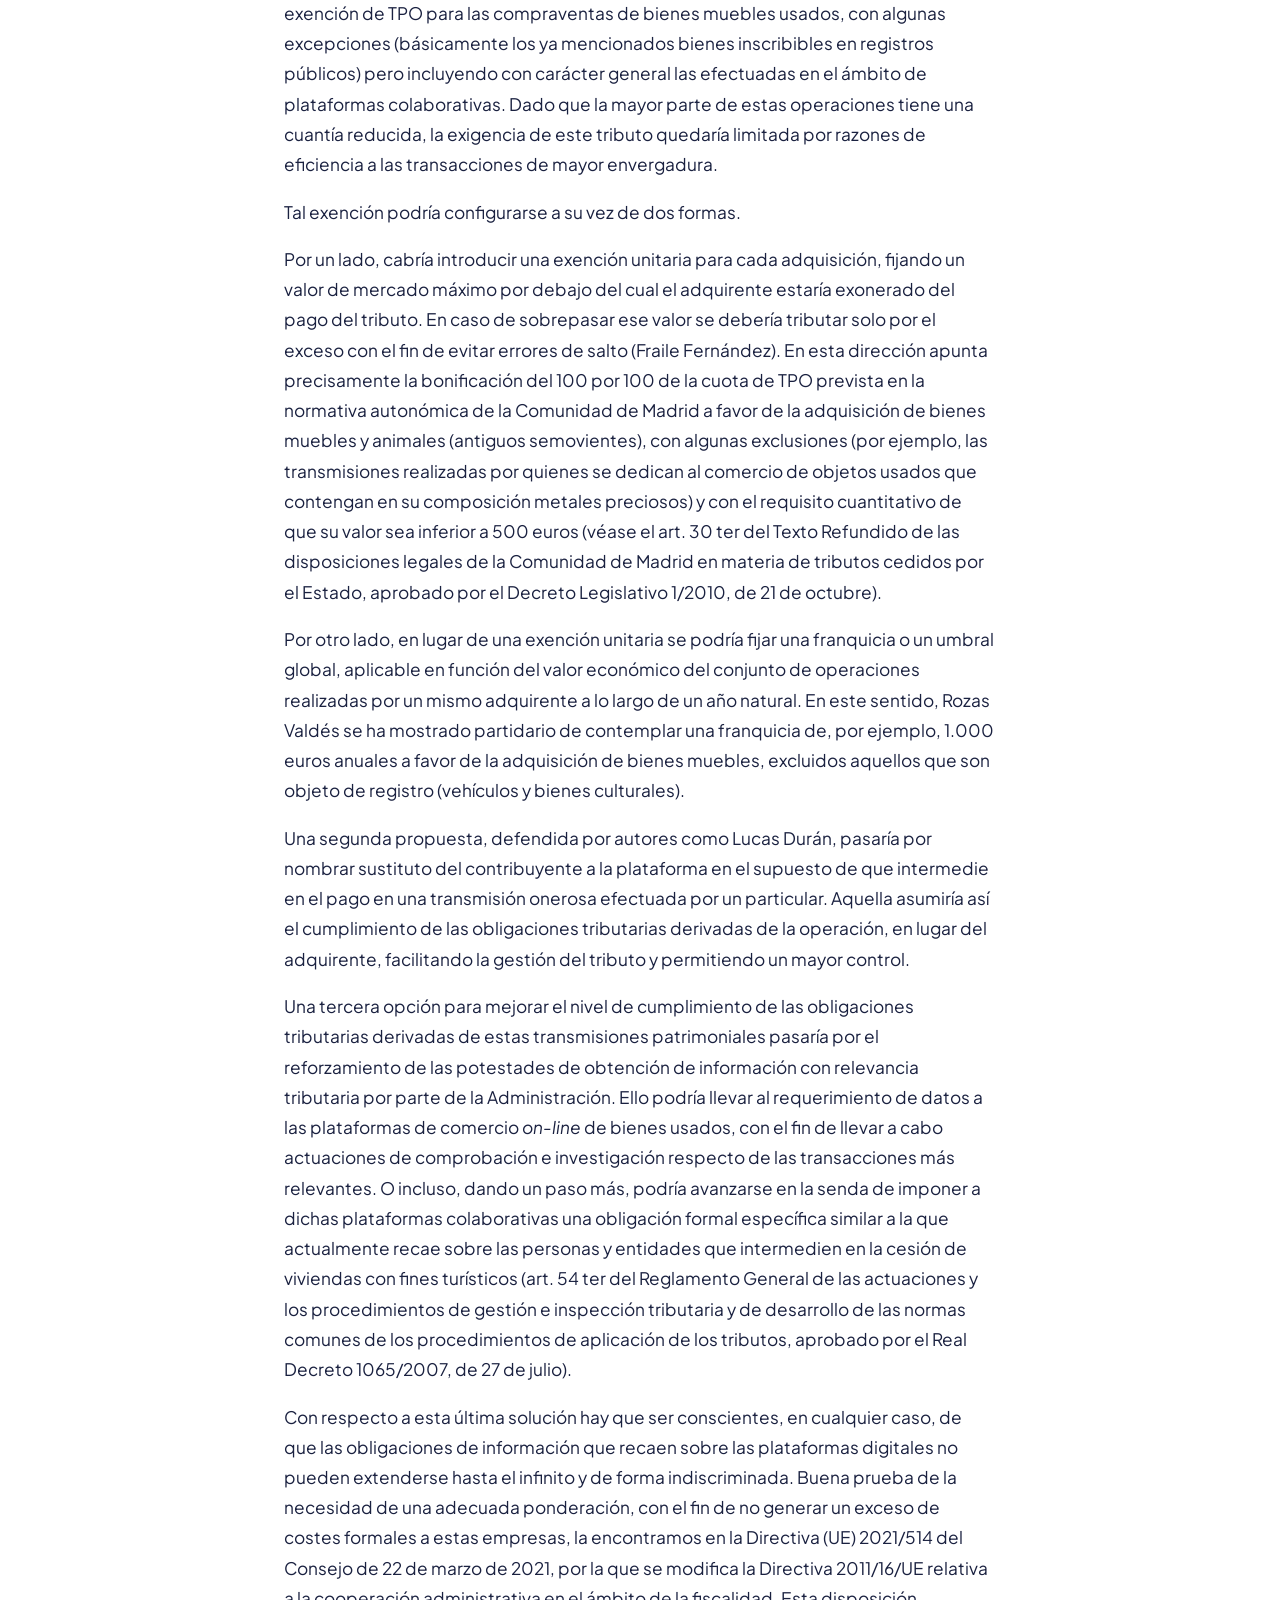
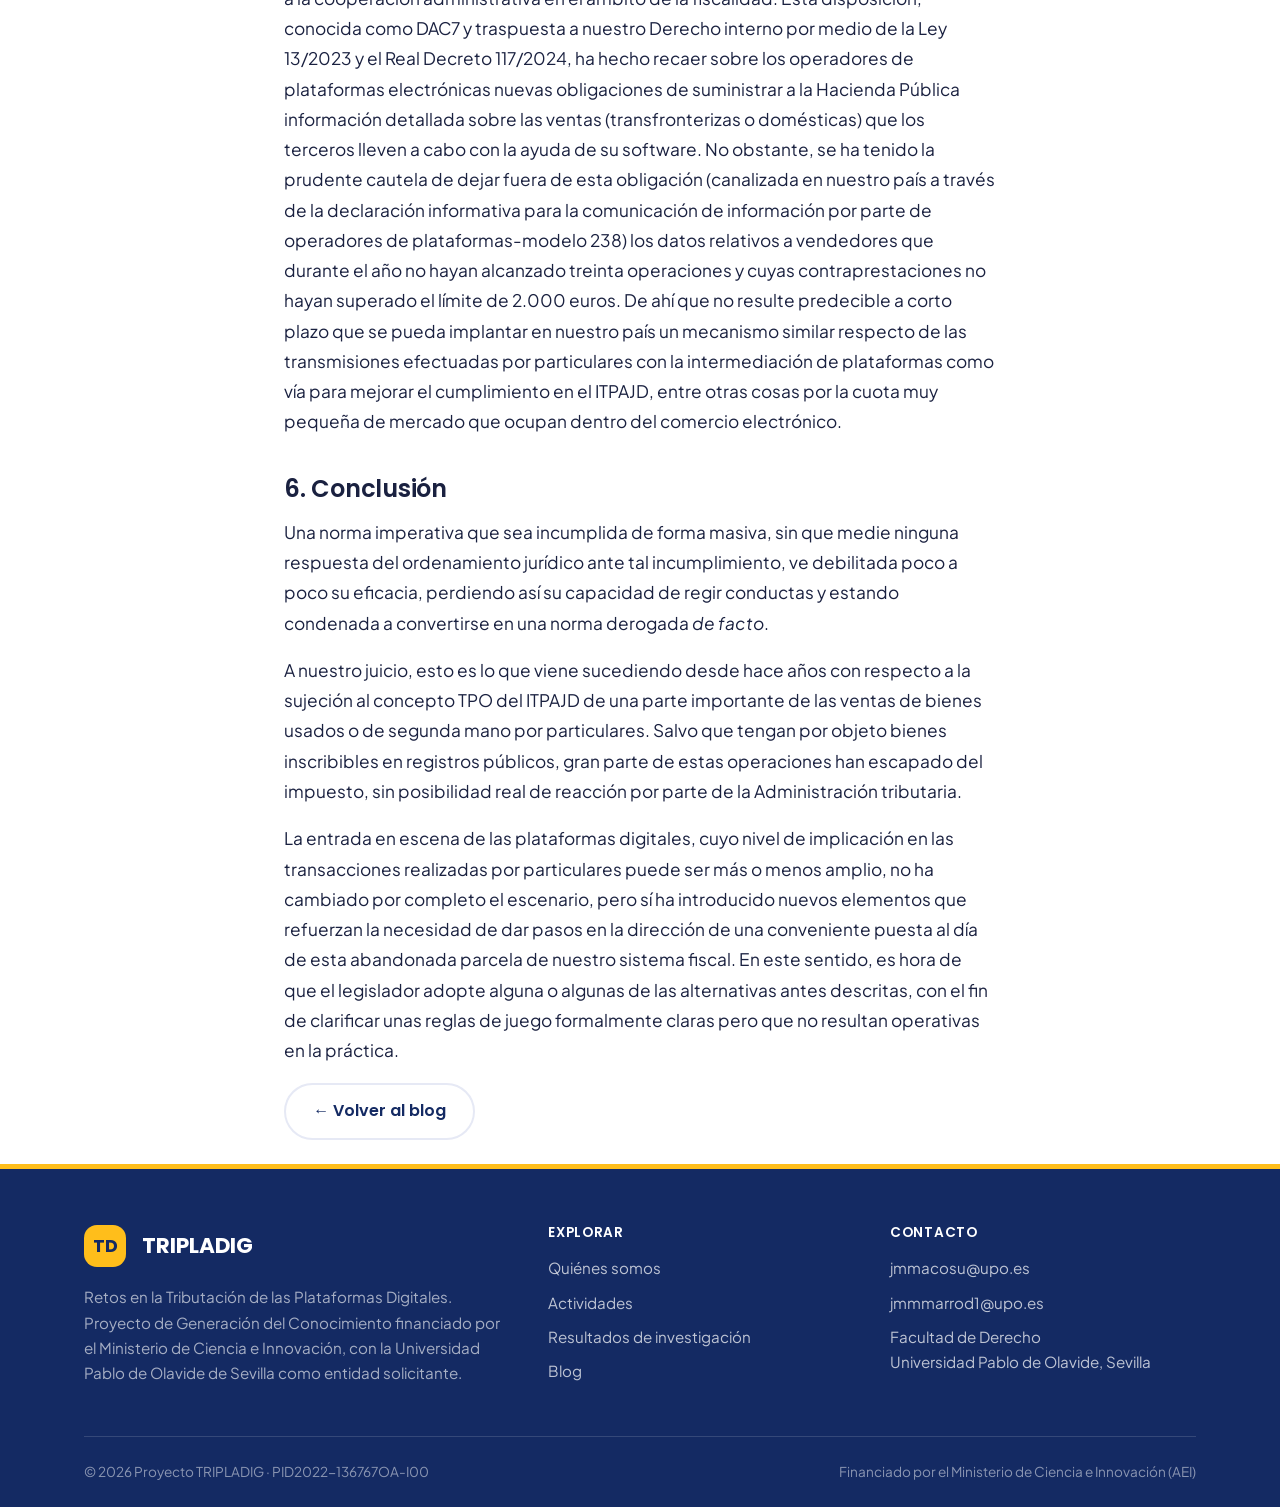
<file: blog/plataformas-itpajd-transmisiones-particulares.html>
<!doctype html>
<html lang="es">
<head>
<meta charset="UTF-8">
<meta name="viewport" content="width=device-width, initial-scale=1">
<title>Plataformas digitales y tributación indirecta de las transmisiones de bienes por particulares · Blog TRIPLADIG</title>
<meta name="description" content="Jesús Ramos Prieto analiza si la venta de bienes de segunda mano a través de plataformas como Wallapop está sujeta al ITPAJD, y por qué esta obligación apenas se cumple.">
<link rel="preconnect" href="https://fonts.googleapis.com">
<link rel="preconnect" href="https://fonts.gstatic.com" crossorigin>
<link href="https://fonts.googleapis.com/css2?family=Poppins:wght@500;600;700&family=Plus+Jakarta+Sans:wght@400;500;600;700&display=swap" rel="stylesheet">
<link rel="stylesheet" href="../assets/css/style.css">
</head>
<body>

<a class="skip-link" href="#main">Saltar al contenido</a>

<header class="site-header">
  <div class="container">
    <a href="../index.html" class="brand">
      <span class="brand-mark">TD</span>
      <span>
        TRIPLADIG
        <small>Tributación de Plataformas Digitales</small>
      </span>
    </a>

    <nav>
      <ul class="nav-links" id="navLinks">
        <li><a href="../index.html">Inicio</a></li>
        <li><a href="../quienes-somos.html">Quiénes somos</a></li>
        <li><a href="../actividades.html">Actividades</a></li>
        <li><a href="../investigacion.html">Investigación</a></li>
        <li><a href="index.html" class="active">Blog</a></li>
      </ul>
    </nav>

    <div class="nav-cta">
      <a href="../actividades.html#congreso2026" class="btn btn-ghost btn-ghost-header">II Congreso 2026</a>
      <button class="nav-toggle" id="navToggle" aria-label="Abrir menú" aria-expanded="false">☰</button>
    </div>
  </div>
</header>

<main id="main">

  <!-- ================= ARTICLE ================= -->
  <article class="article-shell">
    <div class="container">

      <header class="article-header">
        <div class="breadcrumb" style="justify-content:center"><a href="../index.html">Inicio</a> · <a href="index.html">Blog</a> · Entrada inaugural</div>
        <div class="eyebrow">Fiscalidad indirecta · ITPAJD</div>
        <h1>Plataformas digitales y tributación indirecta de las transmisiones de bienes por particulares: ¿una oportunidad para mejorar el grado de conciencia cívico-tributaria?</h1>

        <div class="article-byline">
          <div class="avatar avatar-blue">JR</div>
          <div>
            <div class="by-name">Jesús Ramos Prieto</div>
            <div class="by-role">Catedrático de Derecho Financiero y Tributario · Universidad Pablo de Olavide de Sevilla · ORCID 0000-0002-3793-5120</div>
          </div>
        </div>
      </header>

      <div class="article-body">

        <p>
          Por amable invitación de los profesores Martín Rodríguez y Macarro Osuna, investigadores
          principales del Proyecto de investigación PID2022-136767OA-I00 «Retos en la tributación de
          las plataformas digitales» (Proyecto TRIPLADIG), me corresponde el honor de inaugurar este
          blog. Lo haré con una primera entrada sobre el posible papel de las plataformas en orden a
          la aplicación y control de los tributos devengados en las transacciones patrimoniales
          efectuadas por particulares, a modo de adelanto del estudio sobre esta temática que
          abordaremos de manera más detenida y sistemática durante el periodo de ejecución del
          referido Proyecto.
        </p>

        <h2>1. La intervención de las plataformas digitales como elemento novedoso de la tradicional transmisión de bienes por particulares</h2>

        <p>
          Las transmisiones patrimoniales realizadas por particulares, designadas hoy en día bajo la
          sofisticada denominación de operaciones C2C (<em>consumers to consumers</em>) o C2B
          (<em>consumers to business</em>), han sido un componente cotidiano del tráfico
          jurídico-privado desde tiempos inmemoriales. Ya eran una realidad cotidiana en la vida de
          muchos contribuyentes antes de la llegada de internet, conformando dentro de la cadena de
          producción y distribución un mercado de relevancia secundaria, pero muy apropiado para dar
          satisfacción a determinadas necesidades de consumo puntuales, esporádicas o de escasa
          entidad.
        </p>

        <p>
          Este comercio a menor escala entre particulares (o entre estos y empresarios) es un
          fenómeno muy anterior a la irrupción de la economía digital y, dentro de ella, a la llamada
          economía colaborativa, integrada por las entregas de bienes y prestaciones de bienes
          realizadas fuera de los circuitos empresariales o profesionales con el apoyo de las
          tecnologías de la información y comunicación (TIC).
        </p>

        <p>
          Sin embargo, la implantación masiva de herramientas como internet ha aportado un matiz
          diferencial en las tradicionales ventas de bienes usados por parte de consumidores finales.
          Sin variación apreciable de la realidad económica subyacente (un sujeto no empresario cede
          bienes de uso personal o de segunda mano a otro), ha mudado sustancialmente el entorno o
          formato en que interactúan las partes de la operación. Donde antes se utilizaba para poner
          en contacto a transmitente y adquirente una revista publicitaria, un mercadillo físico o,
          simplemente, la transmisión boca a boca entre conocidos, ahora han irrumpido las modernas
          plataformas de venta en línea, que con sus potentes buscadores hacen gala de una capacidad
          de difusión y de puesta en contacto entre oferentes y demandantes exponencialmente más
          amplia. <em>Wallapop</em>, <em>eBay</em>, <em>Vibbo</em>, <em>Milanuncios</em> o
          <em>Cambalache</em>, entre otras muchas, integran mercados <em>on-line</em> de productos de
          segunda mano, que operan a través de una interfaz digital a la que el interesado en vender o
          comprar accede en un dispositivo electrónico y donde los particulares tienen la posibilidad
          de ofertar o adquirir bienes de muy diversa naturaleza, valor y destino: inmuebles,
          vehículos, aparatos electrónicos, electrodomésticos, ropa y enseres, libros y productos
          culturales, joyas y metales preciosos, objetos de colección, mascotas, etc.
        </p>

        <p>
          A pesar del avance de ese nuevo paradigma tecnológico, las normas tributarias aplicables
          para determinar la tributación de las transmisiones de estos objetos y enseres personales no
          han experimentado ningún cambio significativo en los últimos años. El legislador parece así
          haber dado por bueno que los mismos conceptos y reglas que permitían gravar las operaciones
          tradicionales de venta de bienes de segunda mano entre particulares resultan adecuados para
          someter a tributación las que ahora se formalicen con apoyo de las interfaces digitales.
          Desde esta perspectiva quedaría razonablemente atendido el principio de neutralidad, clave
          de bóveda para procurar una tributación equitativa de los emergentes modelos de negocio de
          la economía digital.
        </p>

        <p>
          En este breve comentario vamos a repasar la situación respecto del ámbito específico de la
          imposición indirecta sobre el tráfico patrimonial, campo donde el protagonismo corresponde
          en este caso al Impuesto sobre Transmisiones Patrimoniales y Actos Jurídicos Documentados
          (ITPAJD).
        </p>

        <h2>2. La sujeción de las ventas por particulares a Transmisiones Patrimoniales Onerosas: el criterio previsible y razonable de Hacienda</h2>

        <p>
          Las transferencias de bienes usados o de segunda mano por parte de particulares están
          formalmente sujetas desde hace décadas a la modalidad Transmisiones Patrimoniales Onerosas
          (TPO) del ITPAJD. Encajan de lleno en su hecho imponible, en cuanto «transmisiones onerosas
          por actos <em>inter vivos</em> de toda clase de bienes y derechos que integren el patrimonio
          de las personas físicas o jurídicas» (art. 7.1.A del Texto Refundido de la Ley del ITPAJD,
          aprobado por el Real Decreto Legislativo 1/1993, de 24 de septiembre).
        </p>

        <p>
          En esa amplia formulación legal pueden subsumirse sin dificultad las ventas efectuadas con
          la ayuda de la publicación de anuncios en revistas o en los tradicionales mercadillos de
          segunda mano, siempre que se cumpla el requisito fundamental: que el transmitente sea un
          particular o, lo que es lo mismo, que no sea una persona física que desarrolle una actividad
          empresarial o profesional que implique la ordenación por cuenta propia de factores de
          producción materiales y humanos o de uno de ellos, con la finalidad de intervenir en la
          producción o distribución de bienes o servicios, como dispone el artículo 5.Dos de la Ley
          37/1992, de 28 de diciembre, del IVA.
        </p>

        <p>
          Una vez realizado tal hecho imponible, el adquirente, ya se trate de un empresario o
          profesional o de un particular, queda obligado como contribuyente a liquidar la deuda
          tributaria por el concepto TPO mediante la presentación de la autoliquidación (modelo 600)
          ante la Administración tributaria autonómica competente. Desde un punto de vista normativo,
          no hay duda de que estas transmisiones han de tributar al tipo de gravamen previsto para los
          bienes muebles y los animales (concepto este último que ha reemplazado al de semovientes
          tras las modificaciones introducidas en el Código Civil por la Ley 17/2021, de 15 de
          diciembre). Salvo variación por parte de la Comunidad Autónoma donde el adquirente tenga su
          residencia habitual (persona física) o su domicilio fiscal (persona jurídica), que son los
          puntos de conexión previstos para estos supuestos, ese tipo será del 4 por 100. En la
          práctica, solo algunas Comunidades Autónomas han elevado la alícuota con carácter general,
          hasta el 8 por 100 (Galicia y Cantabria), 6 por 100 (Comunidad Valenciana, Castilla-La
          Mancha y Extremadura), 5,5 por 100 (Canarias) o 5 por 100 (Cataluña y Castilla y León). No
          obstante, varias de ellas han regulado asimismo tipos diferenciados (reducidos o
          incrementados, según los casos) o cuotas fijas para determinados elementos patrimoniales
          como los automóviles de turismo y vehículos todoterrenos, vehículos mixtos, motocicletas y
          ciclomotores, embarcaciones de recreo, objetos de arte o antigüedades.
        </p>

        <p>
          Como venimos subrayando, la plena sujeción a TPO de estas reventas de bienes por parte de
          particulares ha sido siempre un aspecto incontrovertido <em>de lege lata</em>, conforme a
          una interpretación que ha permanecido invariable a lo largo del tiempo en la jurisprudencia
          y la doctrina administrativa. A título de ejemplo cabe citar la contestación de la Dirección
          General de Tributos a la consulta vinculante núm. V1723-13, de 27 de mayo de 2013,
          formulada por una sociedad cuya actividad económica consiste en la compraventa de ropa
          usada. En ella se nos recuerda una obviedad, cual es que la delimitación entre IVA e ITPAJD
          «se realiza atendiendo a la condición del transmitente del bien o derecho», de manera que
          «según sea particular o empresario-profesional sus transmisiones quedarán sujetas al ITPAJD
          o bien al IVA, siendo irrelevante a los efectos de determinar el tributo aplicable la
          condición jurídica del adquirente de los bienes o derechos». Con esta premisa la conclusión
          a la que llega el centro directivo del Ministerio de Hacienda resulta predecible:
        </p>

        <blockquote>
          «Si la transmisión onerosa se ha efectuado por un particular quedará sujeta a ITPAJD, con
          independencia de que el obligado al pago sea el adquirente del bien o derecho transmitido,
          siendo indiferente la condición de este último».
        </blockquote>

        <p>
          En idénticos o similares términos pueden verse, entre otras, las contestaciones de la
          Dirección General de Tributos a las consultas vinculantes siguientes:
        </p>

        <ul>
          <li>V0203-10, de 8 de febrero de 2010 (entidad que comercializa al por mayor metales
            preciosos y productos de joyería, comprando a particulares productos elaborados en oro
            para su posterior transformación y venta).</li>
          <li>V1066-11, de 26 de abril de 2011 (entidad dedicada al comercio al por menor de artículos
            de joyería que compra oro y metales preciosos a particulares).</li>
          <li>V0819-12, de 18 de abril de 2012 (negocio de compraventa de oro cuya actividad consiste
            en la compra de objetos y joyas de oro a particulares para su transformación y posterior
            venta a un mayorista).</li>
          <li>V2131-12, de 7 de noviembre (consultante que va a causar alta como empresario dedicado a
            la compraventa de oro).</li>
          <li>V3456-13, de 27 de noviembre de 2013 (persona dedicada a la compraventa de artículos de
            segunda mano adquiridos a particulares).</li>
          <li>V1464-14, de 3 de junio de 2014 (entidad que desarrolla una actividad de compraventa de
            artículos de joyería, metales preciosos, metales comunes chapados y fabricación de piezas
            y accesorios de joyería, adquiriendo artículos de joyería a particulares).</li>
          <li>V0831-18, de 26 de marzo de 2018 (entidad que realiza una actividad de compraventa de
            relojes de segunda mano, adquiridos tanto a particulares como a otros empresarios).</li>
        </ul>

        <p>
          Nada nuevo bajo el sol se desprende de estos pronunciamientos administrativos. Sin embargo,
          a pesar de su claridad surge inevitablemente una pregunta elemental: ¿realmente existía y
          existe una conciencia efectiva entre los obligados tributarios de que una compra de bienes
          usados como un mueble, un electrodoméstico, una bicicleta o una joya conlleva el devengo del
          ITPAJD?
        </p>

        <h2>3. Un sector de fraude fiscal de menor entidad y socialmente consentido por falta de conciencia cívico-tributaria</h2>

        <p>
          Ese interrogante, cuya respuesta es categóricamente negativa, nos sitúa ante el sugerente
          tema de la conciencia fiscal de los ciudadanos. De ella se ocupan los estudios sobre
          sociología tributaria, entre los que aporta bastante luz el análisis estadístico que publica
          periódicamente el Instituto de Estudios Fiscales, organismo del Ministerio de Hacienda.
          Desde 2001 se han venido elaborando una serie de informes anuales bajo el título
          «<em>Opiniones y actitudes fiscales de los españoles</em>». Entre otros muchos aspectos, en
          ellos se pregunta a los entrevistados sobre la evolución, extensión, causas, tipología,
          efectos y justificación del fraude fiscal. Nos interesa ahora simplemente dar breve noticia
          de los datos sobre esta última dimensión del fraude que aparecen en el último informe,
          correspondiente al ejercicio 2022 (Documento de Trabajo del IEF 7/2023):
        </p>

        <blockquote>
          «Casi dos de cada tres entrevistados en 2022 (el 64,2 %), manifiesta que no encuentra
          justificación alguna al fraude fiscal (Tabla 2.8). Casi un cuarto de los ciudadanos
          encuestados opina que son las circunstancias las que obligan a defraudar para salir adelante
          (el 24,9 %). Finalmente, el 10,8 % opina que el fraude es consustancial a la existencia de
          los impuestos.»
          <footer>Fuente: <em>«Opiniones y actitudes fiscales de los españoles en 2022»</em>, Documento de
          Trabajo del Instituto de Estudios Fiscales, nº 7/2023. Disponible en
          <a href="https://www.ief.es/docs/destacados/publicaciones/documentos_trabajo/2023_07.pdf" target="_blank" rel="noopener">ief.es</a>.</footer>
        </blockquote>

        <p>
          Los niveles de conciencia cívica de los contribuyentes han mejorado notablemente desde la
          crisis económica de 2008, aunque con una llamativa variación a la baja durante los últimos
          tres años. Conforman una amplia y asentada mayoría quienes consideran que no hay causa que
          pueda justificar la omisión del pago de tributos. Sin embargo, más de un tercio de los
          obligados tributarios estiman que el fraude puede ampararse en motivos de necesidad o que es
          algo inherente a la propia existencia del sistema tributario.
        </p>

        <p>
          A nuestro juicio, en las operaciones de compraventa de bienes de segunda mano por
          particulares se produce una combinación entre falta de conciencia fiscal de los
          contribuyentes y tolerancia por parte de la Administración tributaria, que conduce a que los
          incumplimientos no sean tan mal vistos por la sociedad y a que escapen al control efectivo
          de nuestras autoridades fiscales.
        </p>

        <p>
          Es <em>vox populi</em> que, por encima de la literalidad de las disposiciones legales, estas
          operaciones han sido siempre fuente de un fraude fiscal bastante extendido. Los obligados
          tributarios incurren de forma sistemática en una ocultación de hechos imponibles que suelen
          ser de escasa cuantía, adoptando una conducta que está muy generalizada y que parece contar,
          además, con un amplio grado de aceptación o tolerancia social, sin generar alarma en las
          autoridades fiscales ni en la sociedad. Salvo que el adquirente sea un empresario o
          profesional o que la venta tenga por objeto bienes que figuren en algún registro público en
          el que deba reflejarse el cambio de titularidad (como sucede con los vehículos en las
          Jefaturas de Tráfico o con los bienes incorporados al registro o al inventario previstos en
          la Ley 16/1985, de 25 de junio, del Patrimonio Histórico Español), estas transmisiones no
          son declaradas a la Administración tributaria, que tampoco reacciona ejerciendo sus
          potestades de comprobación e inspección ni su potestad sancionadora.
        </p>

        <p>
          Sucede con estas ventas algo similar a las liberalidades de uso, que el Derecho civil
          conceptúa como regalos efectuados conforme a los usos y costumbres, sujetas al Impuesto
          sobre Sucesiones y Donaciones en cuanto adquisiciones de elementos patrimoniales a título
          gratuito pero que no suelen tributar de forma efectiva por dicho impuesto salvo casos muy
          excepcionales y casi anecdóticos.
        </p>

        <h2>4. ¿Ha cambiado la situación con la participación de las plataformas digitales? Hacienda mantiene invariable el criterio de la sujeción a TPO</h2>

        <p>
          La intervención de una plataforma, como operador económico que actúa en un entorno virtual
          desarrollando una actividad empresarial propia, no altera en principio la sujeción a
          gravamen por TPO de la transmisión de bienes usados o de segunda mano por un particular, con
          la consiguiente obligación de pago a cargo del adquirente. La plataforma sirve de
          intermediario, pudiendo llegar en algunos casos a prestar servicios de pago, pero sin ser
          jurídicamente parte de la transacción que se concluya. Su función es facilitar mediante la
          difusión de la oferta de venta el contacto entre vendedor y comprador, los cuales se someten
          a una serie de términos y condiciones de uso y aceptan determinadas políticas de privacidad,
          cediendo sus datos personales y asumiendo diversos compromisos.
        </p>

        <p>
          Así sucede, por ejemplo, con <em>Wallapop</em>, uno de los canales de venta más exitosos en
          nuestro país, que incluye un geolocalizador para agilizar el contacto entre los usuarios
          registrados, en el que queda constancia del anuncio realizado por el vendedor, pero no de la
          identidad del comprador ni del precio final de la operación acordado por las partes como
          elemento relevante en orden a la fijación de la base imponible del tributo. En las normas de
          utilización del servicio podemos encontrar la advertencia explícita de que al comprar un
          producto por un precio establecido el usuario suscribe un contrato de compraventa con otro
          usuario y, por tanto, puede ser considerado sujeto pasivo del ITPAJD, modalidad TPO «con las
          obligaciones tributarias que ello conlleva por su parte». Ello va acompañado del aviso de
          que el usuario asume una obligación de «mantener indemne a Wallapop ante cualquier posible
          reclamación, multa, pena o sanción que pueda venir obligada a soportar como consecuencia del
          incumplimiento por parte del Usuario de cualquiera de sus obligaciones legales y/o las
          Normas de utilización del servicio mencionadas».
        </p>

        <p>
          El sometimiento de las ventas que los particulares instrumenten a través de plataformas
          virtuales a la modalidad TPO fue confirmado hace ya unos años por la Dirección General de
          Tributos en la contestación a la consulta vinculante V2170-17, de 22 de agosto de 2017. Esta
          respuesta trae causa de las dudas expresadas por una contribuyente que tenía intención de
          vender a través de una página web objetos y enseres personales y familiares de segunda mano.
          Tras repasar la definición del hecho imponible del IVA en las operaciones interiores
          (entregas de bienes y prestaciones de servicios) y el concepto de empresario y profesional a
          la luz de los artículos 4 y 5 de la Ley 37/1992, se deduce la no sujeción a dicho tributo de
          estas ventas, al producirse al margen y con independencia de la realización de una actividad
          empresarial o profesional.
        </p>

        <p>
          Como corolario, la Dirección General de Tributos concluye, conforme al artículo 7 del Texto
          Refundido del ITPAJD, que la venta de objetos usados realizada por particulares, que no
          actúen como empresarios o profesionales en el ejercicio de su actividad, constituye una
          transmisión sujeta a la modalidad TPO, debiendo liquidarse por el adquirente a partir del
          valor de mercado de los bienes y aplicando el tipo que corresponda a la clase de bien que se
          transmite. En definitiva, a efectos del sometimiento a este tributo es indiferente que las
          ventas de bienes usados o de segunda mano se lleven a cabo en la forma más tradicional o con
          el soporte de cualquiera de las plataformas en línea.
        </p>

        <p>
          Algunos medios de comunicación se hicieron amplio eco en su día de esta consulta, dejando
          entrever que Hacienda estaría introduciendo una novedad sustancial en la regulación del
          tributo que pillaba casi por sorpresa a quienes habían venido actuando en estos mercados
          virtuales, sin preocuparse por las consecuencias fiscales de sus actos. Pero nada más lejos
          de la realidad, en la medida en que esta confirmación administrativa no fue sino un mero
          recordatorio de una sujeción formal al gravamen que se deducía sin dificultad del Derecho
          vigente. Esta resonancia mediática derivó del hecho, ya comentado, del escaso grado de
          conciencia fiscal de los contribuyentes acerca de estas operaciones y de la tolerancia
          mostrada tradicionalmente hacia su ocultación.
        </p>

        <h2>5. Alternativas para reordenar esta parcela de la fiscalidad indirecta</h2>

        <p>
          Durante los últimos años la Agencia Estatal de Administración Tributaria ha otorgado
          prioridad al control de la fiscalidad de la economía digital, mediante la investigación en
          internet y la obtención de información relacionada con los nuevos modelos de actividad
          económica, especialmente en el comercio electrónico. Por otro lado, el avance de las TIC
          proporciona herramientas para el rastreo y seguimiento de las operaciones <em>on-line</em>,
          en comparación con las ventas tradicionales, permitiendo una identificación de vendedores y
          compradores.
        </p>

        <p>
          En cualquier caso, antes de indagar posibles alternativas para avanzar hacia un escenario
          diferente respecto de la tributación de las ventas de bienes usados en el ITPAJD hay que
          tener claras algunas cosas. Ya hemos insistido en que partimos de un nivel muy deficiente de
          conciencia tributaria de los ciudadanos, con la única excepción de los inmuebles y los
          bienes incorporados a registros administrativos como los vehículos, embarcaciones y bienes
          culturales especialmente tutelados. Por tanto, no se trata de exigir ahora la tributación de
          las operaciones efectuadas en los mercados virtuales para garantizar una neutralidad
          impositiva quebrada, puesto que las mismas operaciones realizadas por cauces tradicionales
          continúan hoy en día escapando en su mayoría al control del Fisco.
        </p>

        <p>
          De ahí que resulte fundamental, como punto de partida, dilucidar si las autoridades fiscales
          del Estado (como titular del tributo) y de las Comunidades Autónomas (como beneficiarias de
          su recaudación) tienen o no voluntad real de someter a tributación efectiva estas
          transacciones. Asimismo, no deben pasarse por alto el rastro que deja la economía digital ni
          las posibilidades que brinda el tratamiento masivo de los datos que se generan en estas
          actividades, ya que ofrecen a las Administraciones tributarias fórmulas de control fiscal
          que hasta fechas recientes resultaban desconocidas e inéditas (Rozas Valdés).
        </p>

        <p>
          A partir de esas consideraciones generales la doctrina académica ha formulado propuestas de
          diverso signo para una actualización y mejora de la vigente normativa reguladora del ITPAJD.
        </p>

        <p>
          La primera alternativa que se ha puesto sobre la mesa es el establecimiento de una exención
          de TPO para las compraventas de bienes muebles usados, con algunas excepciones (básicamente
          los ya mencionados bienes inscribibles en registros públicos) pero incluyendo con carácter
          general las efectuadas en el ámbito de plataformas colaborativas. Dado que la mayor parte de
          estas operaciones tiene una cuantía reducida, la exigencia de este tributo quedaría limitada
          por razones de eficiencia a las transacciones de mayor envergadura.
        </p>

        <p>Tal exención podría configurarse a su vez de dos formas.</p>

        <p>
          Por un lado, cabría introducir una exención unitaria para cada adquisición, fijando un valor
          de mercado máximo por debajo del cual el adquirente estaría exonerado del pago del tributo.
          En caso de sobrepasar ese valor se debería tributar solo por el exceso con el fin de evitar
          errores de salto (Fraile Fernández). En esta dirección apunta precisamente la bonificación
          del 100 por 100 de la cuota de TPO prevista en la normativa autonómica de la Comunidad de
          Madrid a favor de la adquisición de bienes muebles y animales (antiguos semovientes), con
          algunas exclusiones (por ejemplo, las transmisiones realizadas por quienes se dedican al
          comercio de objetos usados que contengan en su composición metales preciosos) y con el
          requisito cuantitativo de que su valor sea inferior a 500 euros (véase el art. 30 ter del
          Texto Refundido de las disposiciones legales de la Comunidad de Madrid en materia de
          tributos cedidos por el Estado, aprobado por el Decreto Legislativo 1/2010, de 21 de
          octubre).
        </p>

        <p>
          Por otro lado, en lugar de una exención unitaria se podría fijar una franquicia o un umbral
          global, aplicable en función del valor económico del conjunto de operaciones realizadas por
          un mismo adquirente a lo largo de un año natural. En este sentido, Rozas Valdés se ha
          mostrado partidario de contemplar una franquicia de, por ejemplo, 1.000 euros anuales a
          favor de la adquisición de bienes muebles, excluidos aquellos que son objeto de registro
          (vehículos y bienes culturales).
        </p>

        <p>
          Una segunda propuesta, defendida por autores como Lucas Durán, pasaría por nombrar sustituto
          del contribuyente a la plataforma en el supuesto de que intermedie en el pago en una
          transmisión onerosa efectuada por un particular. Aquella asumiría así el cumplimiento de las
          obligaciones tributarias derivadas de la operación, en lugar del adquirente, facilitando la
          gestión del tributo y permitiendo un mayor control.
        </p>

        <p>
          Una tercera opción para mejorar el nivel de cumplimiento de las obligaciones tributarias
          derivadas de estas transmisiones patrimoniales pasaría por el reforzamiento de las
          potestades de obtención de información con relevancia tributaria por parte de la
          Administración. Ello podría llevar al requerimiento de datos a las plataformas de comercio
          <em>on-line</em> de bienes usados, con el fin de llevar a cabo actuaciones de comprobación e
          investigación respecto de las transacciones más relevantes. O incluso, dando un paso más,
          podría avanzarse en la senda de imponer a dichas plataformas colaborativas una obligación
          formal específica similar a la que actualmente recae sobre las personas y entidades que
          intermedien en la cesión de viviendas con fines turísticos (art. 54 ter del Reglamento
          General de las actuaciones y los procedimientos de gestión e inspección tributaria y de
          desarrollo de las normas comunes de los procedimientos de aplicación de los tributos,
          aprobado por el Real Decreto 1065/2007, de 27 de julio).
        </p>

        <p>
          Con respecto a esta última solución hay que ser conscientes, en cualquier caso, de que las
          obligaciones de información que recaen sobre las plataformas digitales no pueden extenderse
          hasta el infinito y de forma indiscriminada. Buena prueba de la necesidad de una adecuada
          ponderación, con el fin de no generar un exceso de costes formales a estas empresas, la
          encontramos en la Directiva (UE) 2021/514 del Consejo de 22 de marzo de 2021, por la que se
          modifica la Directiva 2011/16/UE relativa a la cooperación administrativa en el ámbito de la
          fiscalidad. Esta disposición, conocida como DAC7 y traspuesta a nuestro Derecho interno por
          medio de la Ley 13/2023 y el Real Decreto 117/2024, ha hecho recaer sobre los operadores de
          plataformas electrónicas nuevas obligaciones de suministrar a la Hacienda Pública
          información detallada sobre las ventas (transfronterizas o domésticas) que los terceros
          lleven a cabo con la ayuda de su software. No obstante, se ha tenido la prudente cautela de
          dejar fuera de esta obligación (canalizada en nuestro país a través de la declaración
          informativa para la comunicación de información por parte de operadores de
          plataformas-modelo 238) los datos relativos a vendedores que durante el año no hayan
          alcanzado treinta operaciones y cuyas contraprestaciones no hayan superado el límite de
          2.000 euros. De ahí que no resulte predecible a corto plazo que se pueda implantar en
          nuestro país un mecanismo similar respecto de las transmisiones efectuadas por particulares
          con la intermediación de plataformas como vía para mejorar el cumplimiento en el ITPAJD,
          entre otras cosas por la cuota muy pequeña de mercado que ocupan dentro del comercio
          electrónico.
        </p>

        <h2>6. Conclusión</h2>

        <p>
          Una norma imperativa que sea incumplida de forma masiva, sin que medie ninguna respuesta del
          ordenamiento jurídico ante tal incumplimiento, ve debilitada poco a poco su eficacia,
          perdiendo así su capacidad de regir conductas y estando condenada a convertirse en una norma
          derogada <em>de facto</em>.
        </p>

        <p>
          A nuestro juicio, esto es lo que viene sucediendo desde hace años con respecto a la sujeción
          al concepto TPO del ITPAJD de una parte importante de las ventas de bienes usados o de
          segunda mano por particulares. Salvo que tengan por objeto bienes inscribibles en registros
          públicos, gran parte de estas operaciones han escapado del impuesto, sin posibilidad real de
          reacción por parte de la Administración tributaria.
        </p>

        <p>
          La entrada en escena de las plataformas digitales, cuyo nivel de implicación en las
          transacciones realizadas por particulares puede ser más o menos amplio, no ha cambiado por
          completo el escenario, pero sí ha introducido nuevos elementos que refuerzan la necesidad de
          dar pasos en la dirección de una conveniente puesta al día de esta abandonada parcela de
          nuestro sistema fiscal. En este sentido, es hora de que el legislador adopte alguna o algunas
          de las alternativas antes descritas, con el fin de clarificar unas reglas de juego
          formalmente claras pero que no resultan operativas en la práctica.
        </p>

      </div>

      <div class="back-to-blog">
        <a href="index.html" class="btn btn-ghost">← Volver al blog</a>
      </div>

    </div>
  </article>

</main>

<footer class="site-footer">
  <div class="container">
    <div class="footer-grid">
      <div class="footer-brand">
        <div class="brand" style="margin-bottom:.8em">
          <span class="brand-mark">TD</span>
          <span>TRIPLADIG</span>
        </div>
        <p>
          Retos en la Tributación de las Plataformas Digitales. Proyecto de Generación del
          Conocimiento financiado por el Ministerio de Ciencia e Innovación, con la Universidad
          Pablo de Olavide de Sevilla como entidad solicitante.
        </p>
      </div>

      <div>
        <h4>Explorar</h4>
        <ul>
          <li><a href="../quienes-somos.html">Quiénes somos</a></li>
          <li><a href="../actividades.html">Actividades</a></li>
          <li><a href="../investigacion.html">Resultados de investigación</a></li>
          <li><a href="index.html">Blog</a></li>
        </ul>
      </div>

      <div>
        <h4>Contacto</h4>
        <ul>
          <li><a href="mailto:jmmacosu@upo.es">jmmacosu@upo.es</a></li>
          <li><a href="mailto:jmmmarrod1@upo.es">jmmmarrod1@upo.es</a></li>
          <li>Facultad de Derecho<br>Universidad Pablo de Olavide, Sevilla</li>
        </ul>
      </div>
    </div>

    <div class="footer-bottom">
      <span>© 2026 Proyecto TRIPLADIG · PID2022-136767OA-I00</span>
      <span class="funding-note">Financiado por el Ministerio de Ciencia e Innovación (AEI)</span>
    </div>
  </div>
</footer>

<script>
  const navToggle = document.getElementById('navToggle');
  const navLinks = document.getElementById('navLinks');
  if(navToggle){
    navToggle.addEventListener('click', () => {
      const open = navLinks.classList.toggle('open');
      navToggle.setAttribute('aria-expanded', open ? 'true' : 'false');
    });
  }
</script>

</body>
</html>
</file>
<file: assets/css/style.css>
/* =========================================================
   TRIPLADIG — Sistema de diseño (v2)
   Retos en la Tributación de las Plataformas Digitales
   PID2022-136767OA-I00 · Universidad Pablo de Olavide
   Paleta UPO: azul + amarillo, sobre base clara
   ========================================================= */

:root{
  /* Azul — vivo, no "corporativo oscuro" */
  --color-blue-900: #142a63;
  --color-blue-700: #2347c9;
  --color-blue-600: #2f57e0;
  --color-blue-500: #4f70ea;
  --color-blue-200: #c7d4fb;
  --color-blue-100: #e7ecfd;
  --color-blue-50:  #f5f7fe;

  /* Amarillo — acento UPO */
  --color-yellow-600: #e2a400;
  --color-yellow-500: #ffbe1b;
  --color-yellow-400: #ffcf4d;
  --color-yellow-100: #fff4da;
  --color-yellow-50:  #fffaef;

  --color-ink:      #1a2140;
  --color-ink-soft: #5b6480;
  --color-line:     #e6e9f5;
  --color-paper:    #ffffff;
  --color-paper-2:  #f7f8fd;

  --font-display: "Poppins", "Segoe UI Rounded", "Segoe UI", sans-serif;
  --font-body: "Plus Jakarta Sans", "Segoe UI", -apple-system, BlinkMacSystemFont, sans-serif;

  --maxw: 1160px;
  --radius: 18px;
  --radius-sm: 12px;
  --shadow-sm: 0 1px 3px rgba(20,42,99,.06), 0 1px 1px rgba(20,42,99,.04);
  --shadow-md: 0 12px 28px rgba(20,42,99,.10), 0 3px 8px rgba(20,42,99,.05);
  --shadow-lg: 0 24px 56px rgba(20,42,99,.14);

  --space-1: .5rem;
  --space-2: .875rem;
  --space-3: 1.5rem;
  --space-4: 2.25rem;
  --space-5: 3.5rem;
  --space-6: 5.5rem;
}

*, *::before, *::after{ box-sizing: border-box; }
html{ scroll-behavior: smooth; }
body{
  margin:0;
  font-family: var(--font-body);
  color: var(--color-ink);
  background: var(--color-paper);
  line-height: 1.65;
  font-size: 18px;
  -webkit-font-smoothing: antialiased;
}
img{ max-width:100%; display:block; }
a{ color: var(--color-blue-700); text-decoration:none; }
a:hover{ color: var(--color-blue-600); }

h1,h2,h3,h4{
  font-family: var(--font-display);
  color: var(--color-ink);
  line-height: 1.2;
  margin: 0 0 .55em;
  font-weight: 600;
  letter-spacing: -.01em;
}
h1{ font-size: clamp(2.5rem, 3.8vw, 3.6rem); font-weight: 700; letter-spacing: -.02em; }
h2{ font-size: clamp(1.9rem, 2.9vw, 2.5rem); }
h3{ font-size: 1.4rem; }
p{ margin: 0 0 1em; color: var(--color-ink-soft); }
.lede{ font-size: 1.2rem; color: var(--color-ink-soft); }

.container{
  max-width: var(--maxw);
  margin: 0 auto;
  padding: 0 var(--space-3);
}

.eyebrow{
  display:inline-flex;
  align-items:center;
  gap:.55em;
  font-family: var(--font-body);
  font-weight: 700;
  font-size: .8rem;
  letter-spacing: .06em;
  text-transform: uppercase;
  color: var(--color-blue-700);
  margin-bottom: var(--space-1);
}
.eyebrow::before{
  content:"";
  width: 10px; height: 10px;
  border-radius: 50%;
  background: var(--color-yellow-500);
  display:inline-block;
}

/* ---------- Botones ---------- */
.btn{
  display:inline-flex;
  align-items:center;
  gap:.5em;
  font-family: var(--font-display);
  font-weight: 600;
  font-size: 1rem;
  padding: .85em 1.7em;
  border-radius: 999px;
  border: 2px solid transparent;
  cursor:pointer;
  transition: all .15s ease;
}
.btn-primary{
  background: var(--color-blue-700);
  color: #fff;
  border-color: var(--color-blue-700);
}
.btn-primary:hover{ background: var(--color-blue-600); border-color: var(--color-blue-600); color:#fff; }
.btn-outline{
  background: transparent;
  border-color: var(--color-blue-700);
  color: var(--color-blue-700);
}
.btn-outline:hover{ background: var(--color-blue-50); color: var(--color-blue-700); }
.btn-accent{
  background: var(--color-yellow-500);
  color: var(--color-blue-900);
  border-color: var(--color-yellow-500);
}
.btn-accent:hover{ background: var(--color-yellow-400); border-color: var(--color-yellow-400); }
.btn-ghost{
  background: transparent;
  border-color: var(--color-line);
  color: var(--color-blue-900);
}
.btn-ghost:hover{ background: var(--color-blue-50); border-color: var(--color-blue-200); }

/* ---------- Header ---------- */
.site-header{
  position: sticky; top:0; z-index: 100;
  background: rgba(255,255,255,.92);
  backdrop-filter: saturate(160%) blur(8px);
  border-bottom: 1px solid var(--color-line);
}
.site-header .container{
  display:flex; align-items:center; justify-content:space-between;
  height: 80px;
}
.brand{
  display:flex; align-items:center; gap:.75em;
  font-family: var(--font-display);
  font-weight:700; font-size:1.35rem;
  color: var(--color-ink);
}
.brand:hover{ color: var(--color-ink); }
.brand-mark{
  width:42px; height:42px; border-radius:13px;
  background: var(--color-blue-700);
  color: var(--color-yellow-400);
  display:flex; align-items:center; justify-content:center;
  font-family: var(--font-display); font-weight:700; font-size:1.1rem;
  flex-shrink:0;
}
.brand small{
  display:block;
  font-family: var(--font-body);
  font-weight: 500;
  font-size: .7rem;
  letter-spacing: .01em;
  color: var(--color-ink-soft);
  margin-top: .12em;
}
.nav-links{
  display:flex; align-items:center; gap: var(--space-4);
  list-style:none; margin:0; padding:0;
}
.nav-links a{
  font-family: var(--font-display);
  font-weight:600; font-size:.98rem; color: var(--color-ink);
  padding: .3em 0;
  border-bottom: 3px solid transparent;
  border-radius: 2px;
}
.nav-links a:hover, .nav-links a.active{
  color: var(--color-blue-700);
  border-bottom-color: var(--color-yellow-500);
}
.nav-cta{ display:flex; align-items:center; gap: var(--space-3); }
.nav-toggle{ display:none; }

@media (max-width: 860px){
  .nav-links{
    position: fixed; inset: 80px 0 0 0;
    background: var(--color-paper);
    flex-direction: column;
    align-items: flex-start;
    gap: var(--space-2);
    padding: var(--space-4) var(--space-3);
    transform: translateY(-8px);
    opacity: 0;
    pointer-events: none;
    transition: all .2s ease;
    border-top: 1px solid var(--color-line);
  }
  .nav-links.open{ opacity:1; transform: translateY(0); pointer-events:auto; }
  .nav-toggle{
    display:flex; align-items:center; justify-content:center;
    width:44px; height:44px; border-radius:12px; border:1px solid var(--color-line);
    background:#fff; cursor:pointer; font-size:1.1rem;
  }
  .nav-cta .btn-ghost-header{ display:none; }
}

/* ---------- Hero ---------- */
.hero{
  position:relative;
  background: linear-gradient(180deg, var(--color-blue-50) 0%, #ffffff 78%);
  overflow:hidden;
}
.hero::before{
  content:"";
  position:absolute;
  top:-160px; right:-140px;
  width:520px; height:520px;
  border-radius:50%;
  background: radial-gradient(closest-side, rgba(47,87,224,.14), transparent 72%);
  pointer-events:none;
}
.hero::after{
  content:"";
  position:absolute;
  bottom:-120px; left:-100px;
  width:380px; height:380px;
  border-radius:50%;
  background: radial-gradient(closest-side, rgba(255,190,27,.20), transparent 72%);
  pointer-events:none;
}
.hero .container{
  position:relative;
  padding-top: var(--space-6);
  padding-bottom: var(--space-6);
  display:grid;
  grid-template-columns: 1.15fr .85fr;
  gap: var(--space-5);
  align-items:center;
}
.hero .lede{ max-width: 46ch; }
.hero-actions{ display:flex; gap: var(--space-2); margin-top: var(--space-3); flex-wrap:wrap; }

.hero-card{
  background: #fff;
  border: 1px solid var(--color-line);
  border-radius: var(--radius);
  padding: var(--space-3);
  box-shadow: var(--shadow-md);
}
.hero-card h4{
  font-family: var(--font-display);
  font-size:.8rem; text-transform:uppercase; letter-spacing:.07em;
  margin-bottom: var(--space-2); color: var(--color-ink-soft); font-weight: 700;
}
.hero-fact{ display:flex; gap:1em; padding: .8em 0; border-bottom: 1px solid var(--color-line); }
.hero-fact:last-child{ border-bottom:none; }
.hero-fact .num{
  font-family: var(--font-display); font-weight:700; font-size:1.3rem;
  min-width:2.6em;
  white-space: nowrap;
  color: var(--color-blue-700);
}
.hero-fact .lbl{ color: var(--color-ink); font-weight:600; font-size:.98rem; }
.hero-fact .lbl small{ display:block; color: var(--color-ink-soft); font-size:.85rem; font-weight:500; margin-top:.15em; }

@media (max-width: 900px){
  .hero .container{ grid-template-columns: 1fr; }
}

/* ---------- Secciones genéricas ---------- */
section{ padding: var(--space-6) 0; }
.section-alt{ background: var(--color-blue-50); }
.section-tint-yellow{ background: var(--color-yellow-50); }

.section-head{
  display:flex; align-items:flex-end; justify-content:space-between; gap: var(--space-3);
  margin-bottom: var(--space-4);
  flex-wrap:wrap;
}
.section-head .head-text{ max-width: 62ch; }
.section-head h2{ margin-bottom:.3em; }

/* ---------- Líneas de investigación ---------- */
.lines-grid{
  display:grid;
  grid-template-columns: repeat(2, 1fr);
  gap: var(--space-3);
}
.line-card{
  background:#fff;
  border:1px solid var(--color-line);
  border-radius: var(--radius);
  padding: var(--space-4);
  box-shadow: var(--shadow-sm);
  position:relative;
}
.line-card .line-index{
  font-family: var(--font-display);
  font-weight:700;
  font-size:.95rem;
  width: 2.6em; height: 2.6em;
  border-radius: 14px;
  display:flex; align-items:center; justify-content:center;
  margin-bottom: var(--space-2);
}
.line-card:nth-child(1) .line-index{ background: var(--color-blue-100); color: var(--color-blue-700); }
.line-card:nth-child(2) .line-index{ background: var(--color-yellow-100); color: var(--color-yellow-600); }
.line-card h3{ margin-bottom:.5em; }
.line-card ul{ margin:.9em 0 0; padding-left: 1.15em; color: var(--color-ink-soft); font-size:.98rem; }
.line-card li{ margin-bottom:.4em; }

@media (max-width: 760px){ .lines-grid{ grid-template-columns: 1fr; } }

/* ---------- Tarjetas de actividad ---------- */
.cards-grid{
  display:grid;
  grid-template-columns: repeat(3, 1fr);
  gap: var(--space-3);
}
.activity-card{
  background:#fff;
  border:1px solid var(--color-line);
  border-radius: var(--radius);
  overflow:hidden;
  box-shadow: var(--shadow-sm);
  transition: transform .15s ease, box-shadow .15s ease;
  display:flex; flex-direction:column;
}
.activity-card:hover{ transform: translateY(-4px); box-shadow: var(--shadow-md); }
.activity-card .tag-row{
  display:flex; align-items:center; justify-content:space-between;
  padding: var(--space-2) var(--space-3) 0;
}
.tag{
  display:inline-block;
  font-family: var(--font-display);
  font-size:.74rem; font-weight:700; letter-spacing:.03em;
  padding: .35em .8em; border-radius:999px;
}
.tag-congreso{ background: var(--color-blue-100); color: var(--color-blue-700); }
.tag-ponencia{ background: var(--color-yellow-100); color: var(--color-yellow-600); }
.tag-publicacion{ background: var(--color-paper-2); color: var(--color-ink-soft); border: 1px solid var(--color-line); }
.card-date{ font-size:.85rem; color: var(--color-ink-soft); font-weight:600; }
.activity-card .card-body{ padding: var(--space-2) var(--space-3) var(--space-3); flex:1; display:flex; flex-direction:column; }
.activity-card h3{ font-size:1.2rem; margin-bottom:.4em; }
.activity-card p{ font-size:.98rem; flex:1; }
.card-place{
  display:flex; align-items:center; gap:.4em;
  font-size:.87rem; color: var(--color-ink-soft); font-weight:600;
  margin-top:.7em;
}

@media (max-width: 980px){ .cards-grid{ grid-template-columns: 1fr 1fr; } }
@media (max-width: 640px){ .cards-grid{ grid-template-columns: 1fr; } }

/* ---------- Franja proyecto (datos) ---------- */
.meta-strip{
  display:grid;
  grid-template-columns: repeat(4, 1fr);
  border-top:1px solid var(--color-line);
  border-bottom:1px solid var(--color-line);
}
.meta-item{
  padding: var(--space-3);
  border-left:1px solid var(--color-line);
}
.meta-item:first-child{ border-left:none; }
.meta-item .meta-num{ font-family: var(--font-display); font-weight:700; font-size:1.9rem; color: var(--color-blue-700); }
.meta-item .meta-lbl{ font-size:.9rem; color: var(--color-ink-soft); margin-top:.25em; font-weight: 500; }

@media (max-width: 760px){
  .meta-strip{ grid-template-columns: 1fr 1fr; }
  .meta-item:nth-child(3){ border-left:none; border-top:1px solid var(--color-line); }
  .meta-item:nth-child(4){ border-top:1px solid var(--color-line); }
}

/* ---------- Bloque destacado (blog, citas, etc.) ---------- */
.spotlight-card{
  background:#fff;
  border: 1px solid var(--color-line);
  border-radius: var(--radius);
  padding: var(--space-4);
  box-shadow: var(--shadow-md);
  max-width: 680px;
}
.spotlight-card .spot-label{
  display:inline-block;
  font-family: var(--font-display);
  font-size:.75rem; font-weight:700; letter-spacing:.06em; text-transform:uppercase;
  color: var(--color-blue-700);
  background: var(--color-blue-100);
  padding:.35em .8em; border-radius:999px;
  margin-bottom: var(--space-2);
}
.spotlight-card h3{ margin-bottom:.5em; }

/* ---------- Footer ---------- */
.site-footer{
  background: var(--color-blue-900);
  color: rgba(255,255,255,.72);
  padding: var(--space-5) 0 var(--space-3);
  font-size:.95rem;
  border-top: 5px solid var(--color-yellow-500);
}
.footer-grid{
  display:grid;
  grid-template-columns: 1.4fr 1fr 1fr;
  gap: var(--space-4);
  padding-bottom: var(--space-4);
  border-bottom: 1px solid rgba(255,255,255,.14);
}
.footer-grid h4{
  color:#fff; font-family: var(--font-display); font-size:.85rem;
  text-transform:uppercase; letter-spacing:.05em; margin-bottom: var(--space-2);
}
.footer-grid ul{ list-style:none; margin:0; padding:0; }
.footer-grid li{ margin-bottom:.6em; }
.footer-grid a{ color: rgba(255,255,255,.72); }
.footer-grid a:hover{ color: var(--color-yellow-400); }
.footer-brand p{ color: rgba(255,255,255,.62); max-width: 40ch; }
.footer-brand .brand{ color:#fff; }
.footer-brand .brand-mark{ background: var(--color-yellow-500); color: var(--color-blue-900); }
.footer-bottom{
  display:flex; justify-content:space-between; align-items:center;
  padding-top: var(--space-3); flex-wrap:wrap; gap: var(--space-2);
  font-size:.85rem; color: rgba(255,255,255,.5);
}
.funding-note{
  display:flex; align-items:center; gap:.6em;
  font-size:.85rem; color: rgba(255,255,255,.5);
}

@media (max-width: 780px){ .footer-grid{ grid-template-columns: 1fr; } }

/* ---------- Page intro (páginas interiores) ---------- */
.page-intro{
  position:relative;
  background: linear-gradient(180deg, var(--color-blue-50) 0%, #ffffff 100%);
  padding: var(--space-5) 0 var(--space-4);
}
.page-intro::before{
  content:"";
  position:absolute; top:-120px; right:-120px;
  width:360px; height:360px; border-radius:50%;
  background: radial-gradient(closest-side, rgba(255,190,27,.18), transparent 72%);
  pointer-events:none;
}
.page-intro .container{ position:relative; }
.page-intro h1{ max-width: 20ch; }
.page-intro .lede{ max-width: 60ch; }

.breadcrumb{
  display:flex; align-items:center; gap:.5em;
  font-size:.88rem; font-weight:600; color: var(--color-ink-soft);
  margin-bottom: var(--space-3);
}
.breadcrumb a{ color: var(--color-ink-soft); }
.breadcrumb a:hover{ color: var(--color-blue-700); }

/* ---------- Equipo investigador ---------- */
.team-grid{
  display:grid;
  grid-template-columns: repeat(3, 1fr);
  gap: var(--space-3);
}
@media (max-width: 980px){ .team-grid{ grid-template-columns: repeat(2, 1fr); } }
@media (max-width: 640px){ .team-grid{ grid-template-columns: 1fr; } }

.person-card{
  background:#fff;
  border:1px solid var(--color-line);
  border-radius: var(--radius);
  padding: var(--space-3);
  box-shadow: var(--shadow-sm);
}
.person-head{ display:flex; gap: var(--space-2); align-items:flex-start; margin-bottom: var(--space-2); }
.avatar{
  flex-shrink:0;
  width:56px; height:56px; border-radius:14px;
  display:flex; align-items:center; justify-content:center;
  font-family: var(--font-display); font-weight:700; font-size:1.05rem;
}
.avatar-blue{ background: var(--color-blue-100); color: var(--color-blue-700); }
.avatar-yellow{ background: var(--color-yellow-100); color: var(--color-yellow-600); }
.avatar img{ width:100%; height:100%; object-fit:cover; border-radius:14px; }

.person-name{ font-size:1.12rem; margin-bottom:.15em; }
.person-role{ font-size:.88rem; color: var(--color-blue-700); font-weight:700; margin-bottom:.1em; }
.person-uni{ font-size:.85rem; color: var(--color-ink-soft); font-weight:500; }

.ip-badge{
  display:inline-flex; align-items:center; gap:.35em;
  font-family: var(--font-display);
  font-size:.68rem; font-weight:700; letter-spacing:.04em;
  background: var(--color-yellow-500); color: var(--color-blue-900);
  padding:.22em .6em; border-radius:999px;
  margin-left:.5em;
  vertical-align: middle;
}

.person-summary{ font-size:.95rem; color: var(--color-ink-soft); margin-bottom:.6em; }

.bio-toggle{ margin-top:.4em; }
.bio-toggle summary{
  cursor:pointer;
  font-family: var(--font-display);
  font-weight:600; font-size:.88rem;
  color: var(--color-blue-700);
  list-style:none;
  display:inline-flex; align-items:center; gap:.35em;
}
.bio-toggle summary::-webkit-details-marker{ display:none; }
.bio-toggle summary::after{
  content:"↓"; font-size:.8em; transition: transform .15s ease;
}
.bio-toggle[open] summary::after{ transform: rotate(180deg); }
.bio-toggle .bio-full{
  margin-top:.8em; padding-top:.8em; border-top:1px solid var(--color-line);
  font-size:.93rem; color: var(--color-ink-soft);
}
.bio-toggle .bio-full p{ margin-bottom:.85em; font-size:inherit; color:inherit; }
.bio-toggle .bio-full p:last-child{ margin-bottom:0; }

.note-card{
  background: var(--color-yellow-50);
  border: 1px dashed var(--color-yellow-500);
  border-radius: var(--radius-sm);
  padding: var(--space-2) var(--space-3);
  font-size:.92rem;
  color: var(--color-ink-soft);
}

/* ---------- Aviso de plazo (CFP) ---------- */
.deadline-banner{
  display:flex; align-items:center; gap: var(--space-3);
  background: var(--color-blue-900);
  color:#fff;
  border-radius: var(--radius);
  padding: var(--space-3);
  flex-wrap:wrap;
  justify-content: space-between;
}
.deadline-banner .dl-text{ display:flex; align-items:center; gap: var(--space-2); }
.deadline-banner .dl-num{
  font-family: var(--font-display); font-weight:700; font-size:2.1rem;
  color: var(--color-yellow-400); line-height:1;
}
.deadline-banner .dl-num small{ display:block; font-family: var(--font-body); font-size:.62rem; text-transform:uppercase; letter-spacing:.06em; color: rgba(255,255,255,.6); font-weight:700; margin-top:.2em; }
.deadline-banner p{ color: rgba(255,255,255,.78); margin:0; font-size:.95rem; }
.deadline-banner strong{ color:#fff; }

/* ---------- Timeline de ponencias ---------- */
.timeline-year{
  display:flex; align-items:center; gap: var(--space-2);
  margin: var(--space-4) 0 var(--space-2);
}
.timeline-year:first-child{ margin-top:0; }
.timeline-year .yr{
  font-family: var(--font-display); font-weight:700; font-size:1.4rem;
  color: var(--color-blue-700);
}
.timeline-year::after{ content:""; flex:1; height:1px; background: var(--color-line); }

.timeline-list{ list-style:none; margin:0; padding:0; }
.timeline-item{
  display:grid;
  grid-template-columns: 15px 1fr;
  gap: var(--space-2);
  padding: var(--space-2) 0;
  border-bottom: 1px solid var(--color-line);
}
.timeline-item:last-child{ border-bottom:none; }
.timeline-dot{
  width:11px; height:11px; border-radius:50%;
  background: var(--color-yellow-500);
  margin-top:.35em;
}
.timeline-item.is-ip .timeline-dot{ background: var(--color-blue-700); }
.timeline-body .t-person{ font-weight:700; color: var(--color-ink); font-size:.98rem; }
.timeline-body .t-title{ font-style:italic; color: var(--color-ink-soft); }
.timeline-body .t-venue{ color: var(--color-ink-soft); font-size:.92rem; }
.timeline-body .t-date{
  display:inline-block; margin-left:.5em;
  font-family: var(--font-display); font-weight:600; font-size:.78rem;
  color: var(--color-blue-700); background: var(--color-blue-100);
  padding:.12em .6em; border-radius:999px;
}

/* ---------- Obra colectiva destacada ---------- */
.book-feature{
  background: linear-gradient(155deg, var(--color-blue-900), var(--color-blue-700));
  color:#fff;
  border-radius: var(--radius);
  padding: var(--space-5);
  display:grid;
  grid-template-columns: auto 1fr;
  gap: var(--space-4);
  align-items:center;
}
.book-cover{
  width:120px; height:160px; border-radius:12px; flex-shrink:0;
  background: linear-gradient(160deg, var(--color-yellow-400), var(--color-yellow-500));
  display:flex; align-items:center; justify-content:center;
  font-family: var(--font-display); font-weight:700; font-size:.85rem;
  color: var(--color-blue-900); text-align:center; padding: var(--space-2);
  box-shadow: var(--shadow-lg);
}
.book-feature h2{ color:#fff; margin-bottom:.3em; }
.book-feature p{ color: rgba(255,255,255,.78); }
.book-meta{ display:flex; gap: var(--space-3); flex-wrap:wrap; margin-top: var(--space-2); font-size:.9rem; }
.book-meta span{ color: rgba(255,255,255,.65); }
.book-meta strong{ color: var(--color-yellow-400); font-family: var(--font-display); }

@media (max-width: 720px){
  .book-feature{ grid-template-columns: 1fr; text-align:center; }
  .book-cover{ margin:0 auto; }
}

/* ---------- Capítulos de la obra colectiva ---------- */
.section-label{
  font-family: var(--font-display); font-weight:700; font-size:1.05rem;
  color: var(--color-blue-900);
  margin: var(--space-4) 0 var(--space-2);
  padding-bottom: var(--space-1);
  border-bottom: 2px solid var(--color-yellow-500);
}

.chapter-grid{
  display:grid;
  grid-template-columns: repeat(2, 1fr);
  gap: var(--space-2);
}
@media (max-width: 860px){ .chapter-grid{ grid-template-columns: 1fr; } }

.chapter-card{
  background:#fff;
  border:1px solid var(--color-line);
  border-radius: var(--radius-sm);
  padding: var(--space-2) var(--space-3);
}
.chapter-head{ display:flex; gap:.8em; align-items:flex-start; }
.chapter-num{
  flex-shrink:0;
  width:2em; height:2em; border-radius:9px;
  background: var(--color-blue-100); color: var(--color-blue-700);
  font-family: var(--font-display); font-weight:700; font-size:.85rem;
  display:flex; align-items:center; justify-content:center;
}
.chapter-title{ font-size:.98rem; font-weight:700; color: var(--color-ink); margin-bottom:.15em; line-height:1.35; }
.chapter-author{ font-size:.86rem; color: var(--color-blue-700); font-weight:600; }
.chapter-card .bio-toggle{ margin-top:.5em; margin-left: calc(2em + .8em); }
.chapter-card .bio-full{ font-size:.9rem; }

/* ---------- Publicaciones destacadas ---------- */
.pub-groups{ display:grid; grid-template-columns: repeat(3, 1fr); gap: var(--space-3); }
@media (max-width: 860px){ .pub-groups{ grid-template-columns: 1fr; } }
.pub-group h4{
  font-family: var(--font-display); font-weight:700; font-size:.85rem;
  text-transform:uppercase; letter-spacing:.05em; color: var(--color-blue-700);
  margin-bottom: var(--space-2);
}
.pub-list{ list-style:none; margin:0; padding:0; }
.pub-item{ padding: var(--space-2) 0; border-bottom:1px solid var(--color-line); font-size:.92rem; }
.pub-item:last-child{ border-bottom:none; }
.pub-item .p-author{ font-weight:700; color: var(--color-ink); }
.pub-item .p-title{ font-style:italic; color: var(--color-ink-soft); }
.pub-item .p-ref{ display:block; color: var(--color-ink-soft); font-size:.86rem; margin-top:.2em; }

/* ---------- Tesis doctorales ---------- */
.thesis-card{
  background:#fff; border:1px solid var(--color-line); border-radius: var(--radius);
  padding: var(--space-3); display:flex; gap: var(--space-2); align-items:flex-start;
}
.thesis-icon{
  flex-shrink:0; width:2.6em; height:2.6em; border-radius:12px;
  background: var(--color-yellow-100); color: var(--color-yellow-600);
  display:flex; align-items:center; justify-content:center; font-size:1.1rem;
}

/* ---------- Blog: listado ---------- */
.blog-grid{
  display:grid;
  grid-template-columns: repeat(2, 1fr);
  gap: var(--space-3);
}
@media (max-width: 760px){ .blog-grid{ grid-template-columns: 1fr; } }

.blog-card{
  background:#fff; border:1px solid var(--color-line); border-radius: var(--radius);
  padding: var(--space-4);
  box-shadow: var(--shadow-sm);
  transition: transform .15s ease, box-shadow .15s ease;
  display:flex; flex-direction:column; height:100%;
}
.blog-card:hover{ transform: translateY(-3px); box-shadow: var(--shadow-md); }
.blog-card .post-date{ font-size:.82rem; font-weight:700; color: var(--color-blue-700); text-transform:uppercase; letter-spacing:.04em; }
.blog-card h3{ margin: .5em 0 .5em; font-size:1.25rem; }
.blog-card p{ flex:1; }
.blog-card .post-author{
  display:flex; align-items:center; gap:.6em; margin-top: var(--space-2);
  font-size:.88rem; color: var(--color-ink-soft); font-weight:600;
}
.blog-card .post-author .avatar{ width:2.2em; height:2.2em; font-size:.78rem; border-radius:9px; }

.blog-card.is-featured{
  grid-column: 1 / -1;
  display:grid; grid-template-columns: 1fr 1fr; gap: var(--space-4); align-items:center;
}
@media (max-width: 760px){ .blog-card.is-featured{ grid-template-columns: 1fr; } }
.blog-card.is-featured h3{ font-size:1.6rem; }
.featured-tag{
  display:inline-block; font-family: var(--font-display); font-weight:700; font-size:.72rem;
  letter-spacing:.05em; text-transform:uppercase; color: var(--color-yellow-600);
  background: var(--color-yellow-100); padding:.3em .8em; border-radius:999px; margin-bottom:.6em;
}
.featured-visual{
  background: linear-gradient(155deg, var(--color-blue-900), var(--color-blue-700));
  border-radius: var(--radius); min-height:180px;
  display:flex; align-items:center; justify-content:center;
  font-family: var(--font-display); font-weight:700; color: rgba(255,255,255,.9);
  font-size:1.1rem; text-align:center; padding: var(--space-3);
}

/* ---------- Blog: artículo ---------- */
.article-shell{ max-width: 760px; margin:0 auto; }
.article-header .eyebrow{ justify-content:center; }
.article-header{ text-align:center; }
.article-header h1{ max-width: 26ch; margin-left:auto; margin-right:auto; font-size: clamp(1.8rem, 3.2vw, 2.6rem); }
.article-byline{
  display:flex; align-items:center; justify-content:center; gap: var(--space-2);
  margin-top: var(--space-3);
}
.article-byline .avatar{ width:3em; height:3em; }
.article-byline .by-name{ font-weight:700; color: var(--color-ink); text-align:left; }
.article-byline .by-role{ font-size:.85rem; color: var(--color-ink-soft); text-align:left; }

.article-body{ max-width: 720px; margin: var(--space-5) auto 0; font-size:1.08rem; }
.article-body h2{ margin-top: 1.6em; font-size:1.5rem; }
.article-body h3{ margin-top: 1.3em; }
.article-body p{ color: var(--color-ink); line-height:1.75; }
.article-body blockquote{
  margin: var(--space-3) 0; padding: var(--space-2) var(--space-3);
  border-left: 4px solid var(--color-yellow-500);
  background: var(--color-blue-50);
  border-radius: 0 var(--radius-sm) var(--radius-sm) 0;
  color: var(--color-ink-soft); font-style:italic;
}
.article-body blockquote footer{
  margin-top:.6em; font-style:normal; font-size:.82rem; color: var(--color-ink-faint, #8992a6);
}
.article-body blockquote footer a{ color: inherit; }
.article-body ul, .article-body ol{ padding-left: 1.3em; color: var(--color-ink); }
.article-body li{ margin-bottom:.5em; }
.article-body a{ text-decoration: underline; text-decoration-color: var(--color-yellow-500); text-underline-offset:.15em; }
.article-footnotes{
  margin-top: var(--space-5); padding-top: var(--space-3); border-top:1px solid var(--color-line);
  font-size:.88rem; color: var(--color-ink-soft);
}
.back-to-blog{
  display:inline-flex; align-items:center; gap:.5em; margin-bottom: var(--space-3);
  font-family: var(--font-display); font-weight:600; font-size:.92rem; color: var(--color-blue-700);
}

.skip-link{
  position:absolute; left:-999px; top:auto;
}
.skip-link:focus{
  position:fixed; left:1rem; top:1rem; z-index:1000;
  background:#fff; padding:.6em 1em; border-radius:6px; box-shadow: var(--shadow-md);
}
</file>
